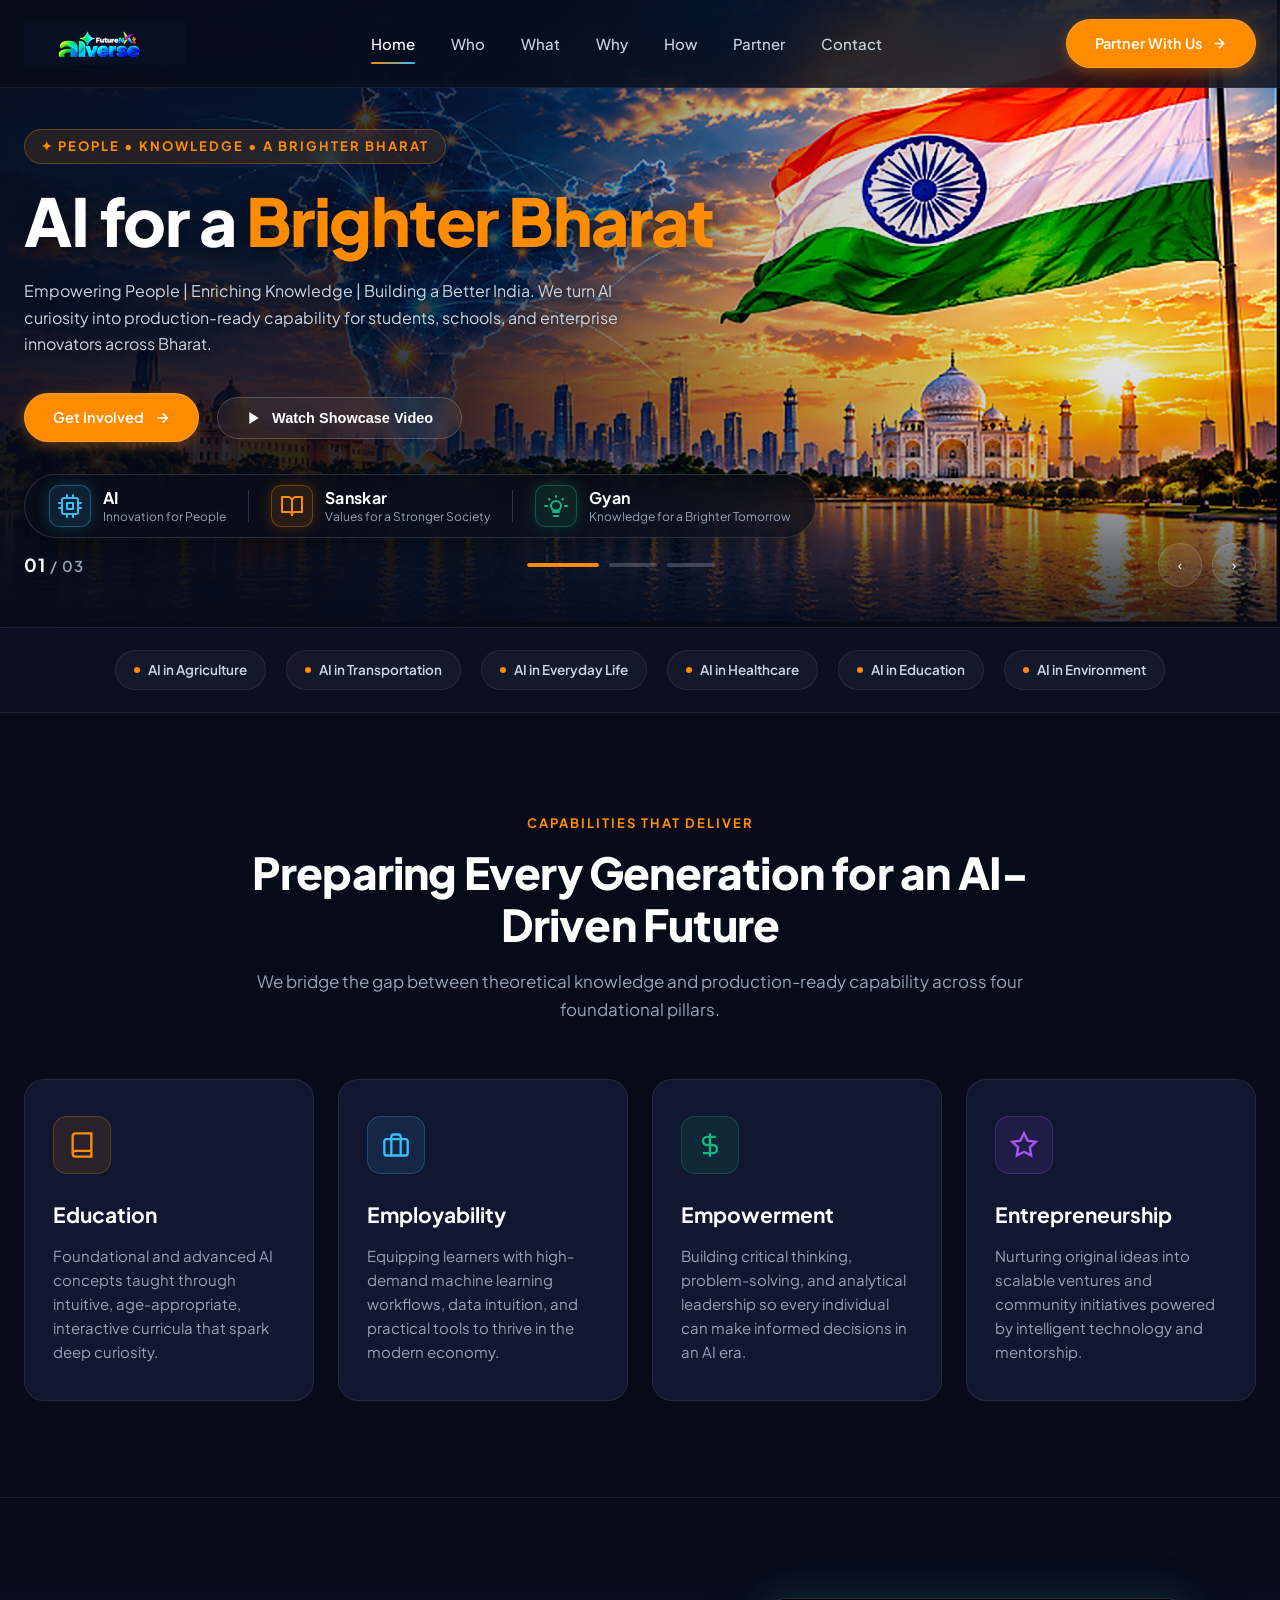
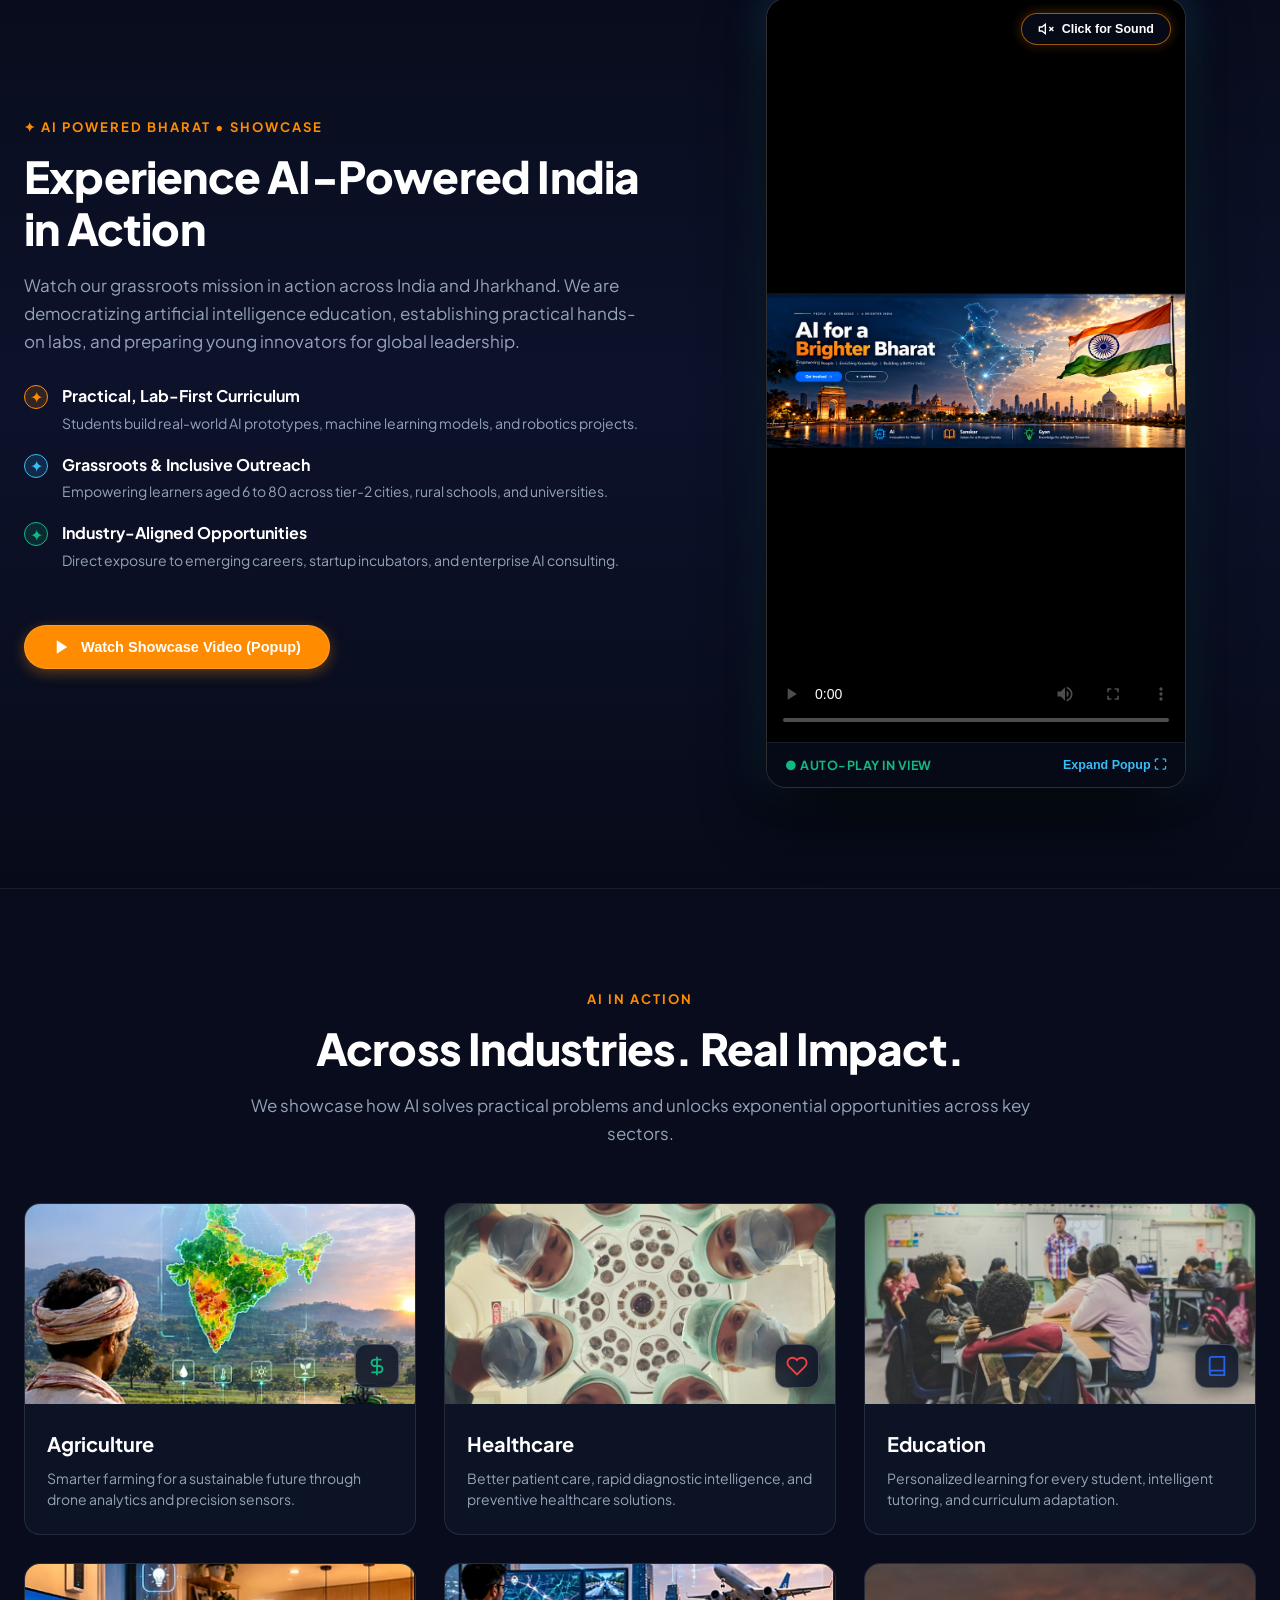
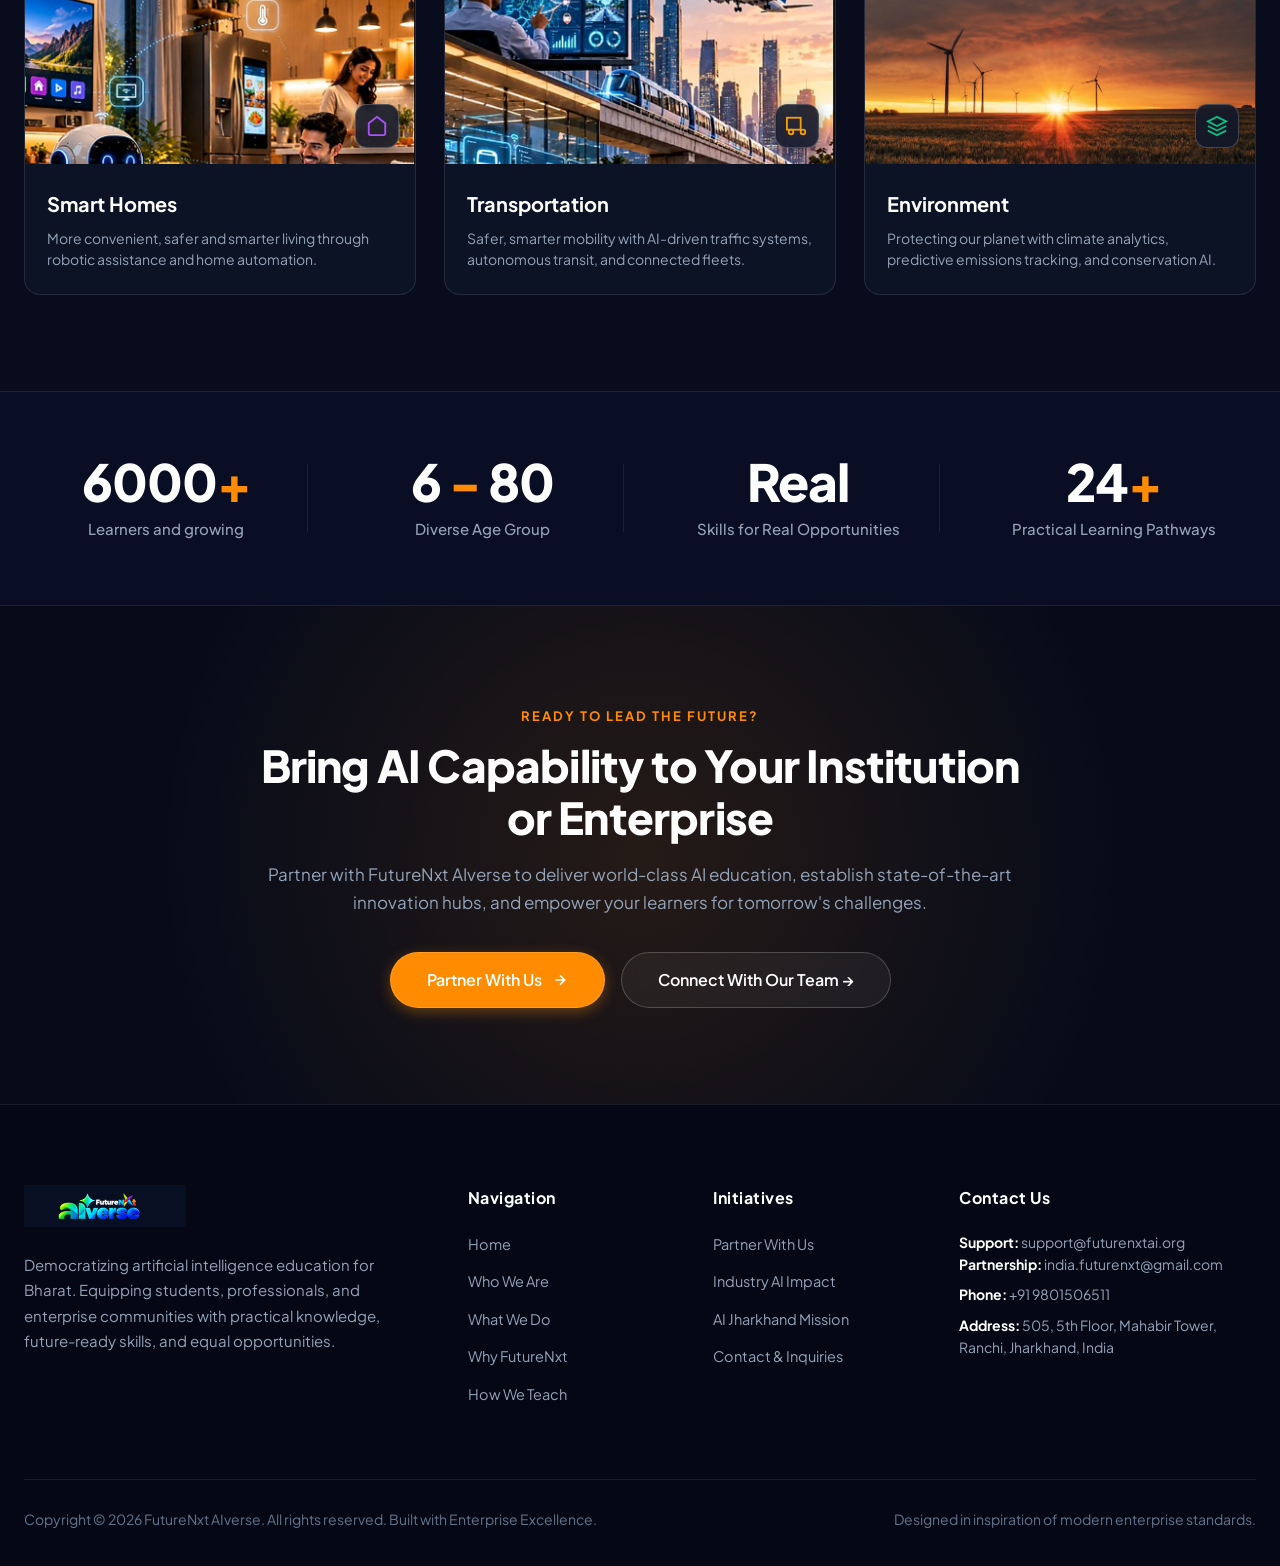
<file: index.html>
<!DOCTYPE html>
<html lang="en">
<head>
  <meta charset="UTF-8">
  <meta name="viewport" content="width=device-width, initial-scale=1.0">
  <title>FutureNxt AIverse | Enterprise Data, AI, and Future Learning</title>
  <meta name="description" content="FutureNxt AIverse is an AI-focused learning initiative empowering India's next generation with practical skills, future-ready thinking, and real opportunities.">
  
  <!-- Google Fonts (Apptad Typography) -->
  <link rel="preconnect" href="https://fonts.googleapis.com">
  <link rel="preconnect" href="https://fonts.gstatic.com" crossorigin>
  <link href="https://fonts.googleapis.com/css2?family=Plus+Jakarta+Sans:wght@400;500;600;700;800&family=Inter:wght@400;500;600;700;800&display=swap" rel="stylesheet">
  
  <!-- Stylesheets -->
  <link rel="stylesheet" href="assets/css/apptad-theme.css">
  <link rel="stylesheet" href="assets/css/components.css">
</head>
<body>

  <!-- ==========================================================================
       1. APPTAD-STYLE FROSTED GLASS HEADER
       ========================================================================== -->
  <header class="site-header">
    <div class="container-x nav-container">
      <a href="index.html" class="brand-logo" aria-label="FutureNxt AIverse Home">
        <img src="assets/images/logo.png" alt="FutureNxt AIverse">
      </a>

      <nav class="nav-menu">
        <a href="index.html" class="nav-link active">Home</a>
        <a href="who.html" class="nav-link">Who</a>
        <a href="what.html" class="nav-link">What</a>
        <a href="why.html" class="nav-link">Why</a>
        <a href="how.html" class="nav-link">How</a>
        <a href="partner.html" class="nav-link">Partner</a>
        <a href="contact.html" class="nav-link">Contact</a>
      </nav>

      <div class="nav-actions">
        <a href="partner.html" class="btn-apptad-primary">
          Partner With Us
          <svg width="15" height="15" viewBox="0 0 24 24" fill="none" stroke="currentColor" stroke-width="2.5" stroke-linecap="round" stroke-linejoin="round"><path d="M5 12h14M12 5l7 7-7 7"/></svg>
        </a>
      </div>
    </div>
  </header>

  <main>
    <!-- ==========================================================================
         2. APPTAD-STYLE HERO SLIDER (.home-slider)
         ========================================================================== -->
    <section class="home-slider" aria-label="FutureNxt AIverse highlights">
      <div class="home-slider__stack">

        <!-- Slide 1: AI for a Brighter Bharat (Clean Text-Free Artwork) -->
        <article class="home-slider__slide is-active" data-index="0">
          <img src="assets/images/clean-slide-1.png" alt="AI for a Brighter Bharat" class="home-slider__img">
          <div class="home-slider__scrim"></div>
          
          <div class="home-slider__content">
            <div class="container-x">
              <span class="home-slider__eyebrow">
                ✦ PEOPLE • KNOWLEDGE • A BRIGHTER BHARAT
              </span>
              <h1 class="home-slider__headline">
                AI for a <span style="color: var(--orange);">Brighter Bharat</span>
              </h1>
              <p class="home-slider__body">
                Empowering People | Enriching Knowledge | Building a Better India. We turn AI curiosity into production-ready capability for students, schools, and enterprise innovators across Bharat.
              </p>
              <div class="home-slider__actions">
                <a href="partner.html" class="btn-apptad-primary">
                  Get Involved
                  <svg width="16" height="16" viewBox="0 0 24 24" fill="none" stroke="currentColor" stroke-width="2.4"><path d="M5 12h14M13 5l7 7-7 7"/></svg>
                </a>
                <button class="btn-apptad-ghost trigger-video-modal" type="button">
                  <svg width="16" height="16" viewBox="0 0 24 24" fill="currentColor"><polygon points="5 3 19 12 5 21 5 3"/></svg>
                  Watch Showcase Video
                </button>
              </div>

              <!-- AI | Sanskar | Gyan Pure HTML/CSS Badges (Never an image) -->
              <div class="hero-values-strip" role="group" aria-label="Core Values: AI, Sanskar, Gyan">
                <!-- AI Badge -->
                <div class="hero-value-item">
                  <div class="hero-value-icon icon-ai" aria-hidden="true">
                    <svg width="24" height="24" viewBox="0 0 24 24" fill="none" stroke="#38bdf8" stroke-width="2" stroke-linecap="round" stroke-linejoin="round">
                      <rect x="4" y="4" width="16" height="16" rx="2"></rect>
                      <rect x="9" y="9" width="6" height="6"></rect>
                      <path d="M9 1v3M15 1v3M9 20v3M15 20v3M20 9h3M20 14h3M1 9h3M1 14h3"></path>
                    </svg>
                  </div>
                  <div class="hero-value-info">
                    <strong class="hero-value-title">AI</strong>
                    <span class="hero-value-desc">Innovation for People</span>
                  </div>
                </div>

                <div class="hero-value-divider" aria-hidden="true"></div>

                <!-- Sanskar Badge -->
                <div class="hero-value-item">
                  <div class="hero-value-icon icon-sanskar" aria-hidden="true">
                    <svg width="24" height="24" viewBox="0 0 24 24" fill="none" stroke="#ff8c00" stroke-width="2" stroke-linecap="round" stroke-linejoin="round">
                      <path d="M2 3h6a4 4 0 0 1 4 4v14a3 3 0 0 0-3-3H2z"></path>
                      <path d="M22 3h-6a4 4 0 0 0-4 4v14a3 3 0 0 1 3-3h7z"></path>
                    </svg>
                  </div>
                  <div class="hero-value-info">
                    <strong class="hero-value-title">Sanskar</strong>
                    <span class="hero-value-desc">Values for a Stronger Society</span>
                  </div>
                </div>

                <div class="hero-value-divider" aria-hidden="true"></div>

                <!-- Gyan Badge -->
                <div class="hero-value-item">
                  <div class="hero-value-icon icon-gyan" aria-hidden="true">
                    <svg width="24" height="24" viewBox="0 0 24 24" fill="none" stroke="#10b981" stroke-width="2" stroke-linecap="round" stroke-linejoin="round">
                      <path d="M9 18h6M10 22h4M12 2v1M12 7a5 5 0 0 0-5 5c0 2 1.5 3.5 2.5 4.5h5c1-1 2.5-2.5 2.5-4.5a5 5 0 0 0-5-5z"></path>
                      <path d="M4.93 4.93l.71.71M18.36 5.64l.71-.71M1 12h2M21 12h2"></path>
                    </svg>
                  </div>
                  <div class="hero-value-info">
                    <strong class="hero-value-title">Gyan</strong>
                    <span class="hero-value-desc">Knowledge for a Brighter Tomorrow</span>
                  </div>
                </div>
              </div>
            </div>
          </div>
        </article>

        <!-- Slide 2: Next-Gen AI Generation (Clean Text-Free Artwork) -->
        <article class="home-slider__slide" data-index="1">
          <img src="assets/images/clean-slide-2.png" alt="Empowering India's Next AI Generation" class="home-slider__img">
          <div class="home-slider__scrim"></div>
          
          <div class="home-slider__content">
            <div class="container-x">
              <span class="home-slider__eyebrow" style="color: var(--cyan); border-color: rgba(56, 189, 248, 0.3); background: rgba(56, 189, 248, 0.12);">
                ✦ NEXT-GEN AI LEADERSHIP
              </span>
              <h1 class="home-slider__headline">
                Empowering India’s<br><span style="color: var(--cyan);">Next AI Generation</span>
              </h1>
              <p class="home-slider__body">
                Building skills, creating opportunities, and shaping a smarter, future-ready Bharat. From young learners to university researchers, we prepare you to innovate and lead.
              </p>
              <div class="home-slider__actions">
                <a href="how.html" class="btn-apptad-primary">
                  Begin Your AI Journey
                  <svg width="16" height="16" viewBox="0 0 24 24" fill="none" stroke="currentColor" stroke-width="2.4"><path d="M5 12h14M13 5l7 7-7 7"/></svg>
                </a>
                <button class="btn-apptad-ghost trigger-video-modal" type="button">
                  <svg width="16" height="16" viewBox="0 0 24 24" fill="currentColor"><polygon points="5 3 19 12 5 21 5 3"/></svg>
                  Watch Showcase Video
                </button>
              </div>
            </div>
          </div>
        </article>

        <!-- Slide 3: School Students & Campus (Clean Text-Free Artwork) -->
        <article class="home-slider__slide" data-index="2">
          <img src="assets/images/clean-slide-3.png" alt="Empowering India's Next AI Generation - School Students" class="home-slider__img">
          <div class="home-slider__scrim"></div>
          
          <div class="home-slider__content">
            <div class="container-x">
              <span class="home-slider__eyebrow" style="color: var(--emerald); border-color: rgba(16, 185, 129, 0.3); background: rgba(16, 185, 129, 0.12);">
                ✦ ACADEMIC &amp; GRASSROOTS REVOLUTION
              </span>
              <h1 class="home-slider__headline">
                Shaping Future Minds<br><span style="color: var(--emerald);">With AI-Powered Learning</span>
              </h1>
              <p class="home-slider__body">
                Quality education, hands-on practical AI labs, and real opportunities for students across schools, districts, and emerging technological frontiers.
              </p>
              <div class="home-slider__actions">
                <a href="how.html" class="btn-apptad-primary">
                  Begin Your AI Journey
                  <svg width="16" height="16" viewBox="0 0 24 24" fill="none" stroke="currentColor" stroke-width="2.4"><path d="M5 12h14M13 5l7 7-7 7"/></svg>
                </a>
                <a href="who.html" class="btn-apptad-ghost">
                  Discover Our Mission →
                </a>
              </div>
            </div>
          </div>
        </article>

      </div>

      <!-- Apptad-Style Slider Controls -->
      <div class="home-slider__controls">
        <div class="container-x home-slider__controls-inner">
          <div class="home-slider__counter">
            <strong id="sliderCurrentNum">01</strong> / 03
          </div>

          <div class="home-slider__bars">
            <div class="home-slider__bar is-active" data-slide="0"><div class="home-slider__bar-fill"></div></div>
            <div class="home-slider__bar" data-slide="1"><div class="home-slider__bar-fill"></div></div>
            <div class="home-slider__bar" data-slide="2"><div class="home-slider__bar-fill"></div></div>
          </div>

          <div class="home-slider__arrows">
            <button class="home-slider__arrow" id="sliderPrevBtn" aria-label="Previous Slide">‹</button>
            <button class="home-slider__arrow" id="sliderNextBtn" aria-label="Next Slide">›</button>
          </div>
        </div>
      </div>
    </section>

    <!-- ==========================================================================
         3. SECTORS TICKER STRIP (Apptad Style)
         ========================================================================== -->
    <section class="sectors-ticker-strip">
      <div class="container-x">
        <div class="sectors-ticker-wrap">
          <div class="sector-tag"><span class="sector-tag-dot"></span> AI in Agriculture</div>
          <div class="sector-tag"><span class="sector-tag-dot"></span> AI in Transportation</div>
          <div class="sector-tag"><span class="sector-tag-dot"></span> AI in Everyday Life</div>
          <div class="sector-tag"><span class="sector-tag-dot"></span> AI in Healthcare</div>
          <div class="sector-tag"><span class="sector-tag-dot"></span> AI in Education</div>
          <div class="sector-tag"><span class="sector-tag-dot"></span> AI in Environment</div>
        </div>
      </div>
    </section>

    <!-- ==========================================================================
         4. FOUR PILLARS: ENTERPRISE & YOUTH TRANSFORMATION (Apptad Style)
         ========================================================================== -->
    <section class="apptad-section">
      <div class="container-x">
        <div class="apptad-section-header">
          <span class="apptad-eyebrow">CAPABILITIES THAT DELIVER</span>
          <h2 class="apptad-heading">Preparing Every Generation for an AI-Driven Future</h2>
          <p class="apptad-subheading">
            We bridge the gap between theoretical knowledge and production-ready capability across four foundational pillars.
          </p>
        </div>

        <div class="apptad-grid-4">
          <!-- Pillar 1 -->
          <div class="apptad-card">
            <div class="apptad-card-icon">
              <svg viewBox="0 0 24 24" fill="none" stroke="currentColor" stroke-width="2"><path d="M4 19.5A2.5 2.5 0 0 1 6.5 17H20M6.5 2H20v20H6.5A2.5 2.5 0 0 1 4 19.5v-15A2.5 2.5 0 0 1 6.5 2z"/></svg>
            </div>
            <h3 class="apptad-card-title">Education</h3>
            <p class="apptad-card-desc">
              Foundational and advanced AI concepts taught through intuitive, age-appropriate, interactive curricula that spark deep curiosity.
            </p>
          </div>

          <!-- Pillar 2 -->
          <div class="apptad-card">
            <div class="apptad-card-icon" style="color: var(--cyan); background: rgba(56, 189, 248, 0.1); border-color: rgba(56, 189, 248, 0.25);">
              <svg viewBox="0 0 24 24" fill="none" stroke="currentColor" stroke-width="2"><rect x="2" y="7" width="20" height="14" rx="2" ry="2"/><path d="M16 21V5a2 2 0 0 0-2-2h-4a2 2 0 0 0-2 2v16"/></svg>
            </div>
            <h3 class="apptad-card-title">Employability</h3>
            <p class="apptad-card-desc">
              Equipping learners with high-demand machine learning workflows, data intuition, and practical tools to thrive in the modern economy.
            </p>
          </div>

          <!-- Pillar 3 -->
          <div class="apptad-card">
            <div class="apptad-card-icon" style="color: var(--emerald); background: rgba(16, 185, 129, 0.1); border-color: rgba(16, 185, 129, 0.25);">
              <svg viewBox="0 0 24 24" fill="none" stroke="currentColor" stroke-width="2"><path d="M12 2v20M17 5H9.5a3.5 3.5 0 0 0 0 7h5a3.5 3.5 0 0 1 0 7H6"/></svg>
            </div>
            <h3 class="apptad-card-title">Empowerment</h3>
            <p class="apptad-card-desc">
              Building critical thinking, problem-solving, and analytical leadership so every individual can make informed decisions in an AI era.
            </p>
          </div>

          <!-- Pillar 4 -->
          <div class="apptad-card">
            <div class="apptad-card-icon" style="color: #a855f7; background: rgba(168, 85, 247, 0.1); border-color: rgba(168, 85, 247, 0.25);">
              <svg viewBox="0 0 24 24" fill="none" stroke="currentColor" stroke-width="2"><polygon points="12 2 15.09 8.26 22 9.27 17 14.14 18.18 21.02 12 17.77 5.82 21.02 7 14.14 2 9.27 8.91 8.26 12 2"/></svg>
            </div>
            <h3 class="apptad-card-title">Entrepreneurship</h3>
            <p class="apptad-card-desc">
              Nurturing original ideas into scalable ventures and community initiatives powered by intelligent technology and mentorship.
            </p>
          </div>
        </div>
      </div>
    </section>

    <!-- ==========================================================================
         5. VIDEO SECTION: 2-COLUMN WITH POPUP MODAL (User Requirement 2)
         ========================================================================== -->
    <section class="video-section-2col" id="showcase-video">
      <div class="container-x">
        <div class="video-2col-grid">
          
          <!-- Left Column: Content & Description -->
          <div class="video-content-side">
            <span class="apptad-eyebrow">✦ AI POWERED BHARAT • SHOWCASE</span>
            <h2 class="apptad-heading">Experience AI-Powered India in Action</h2>
            <p class="apptad-subheading">
              Watch our grassroots mission in action across India and Jharkhand. We are democratizing artificial intelligence education, establishing practical hands-on labs, and preparing young innovators for global leadership.
            </p>

            <ul class="video-feature-list">
              <li class="video-feature-item">
                <div class="video-feature-icon">✦</div>
                <div class="video-feature-text">
                  <h4>Practical, Lab-First Curriculum</h4>
                  <p>Students build real-world AI prototypes, machine learning models, and robotics projects.</p>
                </div>
              </li>
              <li class="video-feature-item">
                <div class="video-feature-icon" style="color: var(--cyan); border-color: var(--cyan); background: rgba(56, 189, 248, 0.15);">✦</div>
                <div class="video-feature-text">
                  <h4>Grassroots &amp; Inclusive Outreach</h4>
                  <p>Empowering learners aged 6 to 80 across tier-2 cities, rural schools, and universities.</p>
                </div>
              </li>
              <li class="video-feature-item">
                <div class="video-feature-icon" style="color: var(--emerald); border-color: var(--emerald); background: rgba(16, 185, 129, 0.15);">✦</div>
                <div class="video-feature-text">
                  <h4>Industry-Aligned Opportunities</h4>
                  <p>Direct exposure to emerging careers, startup incubators, and enterprise AI consulting.</p>
                </div>
              </li>
            </ul>

            <div>
              <button class="btn-apptad-primary trigger-video-modal" type="button">
                <svg width="18" height="18" viewBox="0 0 24 24" fill="currentColor"><polygon points="5 3 19 12 5 21 5 3"/></svg>
                Watch Showcase Video (Popup)
              </button>
            </div>
          </div>

          <!-- Right Column: Interactive Video Player Card (Plays on Reach, Stops on Scroll, Full Controls) -->
          <div style="display: flex; justify-content: center; align-items: center;">
            <div class="video-inline-card">
              <div class="video-inline-wrapper">
                <video id="homeSectionVideo" class="in-view-autoplay-video" controls playsinline preload="metadata" poster="assets/images/user-slide-1.png">
                  <source src="assets/videos/Ai_paword_India.mp4" type="video/mp4">
                  Your browser does not support HTML5 video.
                </video>
                <!-- Sound Toggle Pill -->
                <div class="video-sound-pill">
                  <button type="button" class="btn-sound-toggle" aria-label="Toggle sound">
                    <svg class="icon-muted" width="16" height="16" viewBox="0 0 24 24" fill="none" stroke="currentColor" stroke-width="2"><polygon points="11 5 6 9 2 9 2 15 6 15 11 19 11 5"></polygon><line x1="23" y1="9" x2="17" y2="15"></line><line x1="17" y1="9" x2="23" y2="15"></line></svg>
                    <svg class="icon-unmuted" style="display: none;" width="16" height="16" viewBox="0 0 24 24" fill="none" stroke="currentColor" stroke-width="2"><polygon points="11 5 6 9 2 9 2 15 6 15 11 19 11 5"></polygon><path d="M19.07 4.93a10 10 0 0 1 0 14.14M15.54 8.46a5 5 0 0 1 0 7.07"></path></svg>
                    <span class="sound-label">Click for Sound</span>
                  </button>
                </div>
              </div>
              <div class="video-inline-caption">
                <span class="video-badge-live">● AUTO-PLAY IN VIEW</span>
                <button type="button" class="trigger-video-modal" style="background: none; border: none; color: var(--cyan); font-size: 12.5px; cursor: pointer; padding: 0; font-weight: 600;">
                  Expand Popup ⛶
                </button>
              </div>
            </div>
          </div>

        </div>
      </div>
    </section>

    <!-- ==========================================================================
         6. ACROSS INDUSTRIES: REAL IMPACT (3x2 Grid - All 6 Local Verified Images)
         ========================================================================== -->
    <section class="apptad-section" style="background: #080c1d;" id="industries">
      <div class="container-x">
        <div class="apptad-section-header">
          <span class="apptad-eyebrow">AI IN ACTION</span>
          <h2 class="apptad-heading">Across Industries. Real Impact.</h2>
          <p class="apptad-subheading">
            We showcase how AI solves practical problems and unlocks exponential opportunities across key sectors.
          </p>
        </div>

        <div class="ai-impact-grid">
          <!-- Card 1: Agriculture -->
          <div class="ai-impact-card">
            <div class="ai-impact-img-wrap">
              <img src="assets/images/card-agriculture.jpg" alt="Agriculture AI - Precision Farming">
              <div class="ai-impact-icon-badge">
                <svg width="22" height="22" viewBox="0 0 24 24" fill="none" stroke="#10b981" stroke-width="2"><path d="M12 2v20M17 5H9.5a3.5 3.5 0 0 0 0 7h5a3.5 3.5 0 0 1 0 7H6"/></svg>
              </div>
            </div>
            <div class="ai-impact-card-body">
              <h3>Agriculture</h3>
              <p>Smarter farming for a sustainable future through drone analytics and precision sensors.</p>
            </div>
          </div>

          <!-- Card 2: Healthcare -->
          <div class="ai-impact-card">
            <div class="ai-impact-img-wrap">
              <img src="assets/images/card-healthcare.jpg" alt="Healthcare AI - Clinical Analytics">
              <div class="ai-impact-icon-badge">
                <svg width="22" height="22" viewBox="0 0 24 24" fill="none" stroke="#ef4444" stroke-width="2"><path d="M20.84 4.61a5.5 5.5 0 0 0-7.78 0L12 5.67l-1.06-1.06a5.5 5.5 0 0 0-7.78 7.78l1.06 1.06L12 21.23l7.78-7.78 1.06-1.06a5.5 5.5 0 0 0 0-7.78z"/></svg>
              </div>
            </div>
            <div class="ai-impact-card-body">
              <h3>Healthcare</h3>
              <p>Better patient care, rapid diagnostic intelligence, and preventive healthcare solutions.</p>
            </div>
          </div>

          <!-- Card 3: Education -->
          <div class="ai-impact-card">
            <div class="ai-impact-img-wrap">
              <img src="assets/images/card-education.jpg" alt="Education AI - Personalized Learning">
              <div class="ai-impact-icon-badge">
                <svg width="22" height="22" viewBox="0 0 24 24" fill="none" stroke="#2563eb" stroke-width="2"><path d="M4 19.5A2.5 2.5 0 0 1 6.5 17H20M6.5 2H20v20H6.5A2.5 2.5 0 0 1 4 19.5v-15A2.5 2.5 0 0 1 6.5 2z"/></svg>
              </div>
            </div>
            <div class="ai-impact-card-body">
              <h3>Education</h3>
              <p>Personalized learning for every student, intelligent tutoring, and curriculum adaptation.</p>
            </div>
          </div>

          <!-- Card 4: Smart Homes -->
          <div class="ai-impact-card">
            <div class="ai-impact-img-wrap">
              <img src="assets/images/card-smarthomes.jpg" alt="Smart Homes AI - Connected Living">
              <div class="ai-impact-icon-badge">
                <svg width="22" height="22" viewBox="0 0 24 24" fill="none" stroke="#a855f7" stroke-width="2"><path d="M3 9l9-7 9 7v11a2 2 0 0 1-2 2H5a2 2 0 0 1-2-2z"/></svg>
              </div>
            </div>
            <div class="ai-impact-card-body">
              <h3>Smart Homes</h3>
              <p>More convenient, safer and smarter living through robotic assistance and home automation.</p>
            </div>
          </div>

          <!-- Card 5: Transportation (Point 3 Fixed - High-Res Local Image) -->
          <div class="ai-impact-card">
            <div class="ai-impact-img-wrap">
              <img src="assets/images/card-transportation.jpg" alt="Transportation AI - Smart Transit">
              <div class="ai-impact-icon-badge">
                <svg width="22" height="22" viewBox="0 0 24 24" fill="none" stroke="#f59e0b" stroke-width="2"><rect x="1" y="3" width="15" height="13"/><circle cx="5.5" cy="18.5" r="2.5"/><circle cx="18.5" cy="18.5" r="2.5"/></svg>
              </div>
            </div>
            <div class="ai-impact-card-body">
              <h3>Transportation</h3>
              <p>Safer, smarter mobility with AI-driven traffic systems, autonomous transit, and connected fleets.</p>
            </div>
          </div>

          <!-- Card 6: Environment -->
          <div class="ai-impact-card">
            <div class="ai-impact-img-wrap">
              <img src="assets/images/card-environment.jpg" alt="Environment AI - Climate Intelligence">
              <div class="ai-impact-icon-badge">
                <svg width="22" height="22" viewBox="0 0 24 24" fill="none" stroke="#10b981" stroke-width="2"><path d="M12 2L2 7l10 5 10-5-10-5zM2 17l10 5 10-5M2 12l10 5 10-5"/></svg>
              </div>
            </div>
            <div class="ai-impact-card-body">
              <h3>Environment</h3>
              <p>Protecting our planet with climate analytics, predictive emissions tracking, and conservation AI.</p>
            </div>
          </div>
        </div>
      </div>
    </section>

    <!-- ==========================================================================
         7. STATS STRIP (Apptad Style)
         ========================================================================== -->
    <section class="apptad-stats-strip">
      <div class="container-x">
        <div class="apptad-stats-grid">
          <div class="apptad-stat-item">
            <div class="apptad-stat-number counter-val" data-target="10000">10000<span>+</span></div>
            <div class="apptad-stat-label">Learners and growing</div>
          </div>
          <div class="apptad-stat-item">
            <div class="apptad-stat-number">6 <span>-</span> 80</div>
            <div class="apptad-stat-label">Diverse Age Group</div>
          </div>
          <div class="apptad-stat-item">
            <div class="apptad-stat-number">Real</div>
            <div class="apptad-stat-label">Skills for Real Opportunities</div>
          </div>
          <div class="apptad-stat-item">
            <div class="apptad-stat-number counter-val" data-target="50">50<span>+</span></div>
            <div class="apptad-stat-label">Practical Learning Pathways</div>
          </div>
        </div>
      </div>
    </section>

    <!-- ==========================================================================
         8. CALL TO ACTION (Apptad Style)
         ========================================================================== -->
    <section class="apptad-section" style="background: radial-gradient(circle at center, rgba(255, 140, 0, 0.12), transparent 70%); text-align: center;">
      <div class="container-x" style="max-width: 820px;">
        <span class="apptad-eyebrow">READY TO LEAD THE FUTURE?</span>
        <h2 class="apptad-heading">Bring AI Capability to Your Institution or Enterprise</h2>
        <p class="apptad-subheading" style="margin-bottom: 36px;">
          Partner with FutureNxt AIverse to deliver world-class AI education, establish state-of-the-art innovation hubs, and empower your learners for tomorrow's challenges.
        </p>
        <div style="display: flex; justify-content: center; gap: 16px; flex-wrap: wrap;">
          <a href="partner.html" class="btn-apptad-primary" style="padding: 14px 36px; font-size: 16px;">
            Partner With Us
            <svg width="16" height="16" viewBox="0 0 24 24" fill="none" stroke="currentColor" stroke-width="2.5"><path d="M5 12h14M12 5l7 7-7 7"/></svg>
          </a>
          <a href="contact.html" class="btn-apptad-ghost" style="padding: 14px 36px; font-size: 16px;">
            Connect With Our Team →
          </a>
        </div>
      </div>
    </section>
  </main>

  <!-- ==========================================================================
       VIDEO POPUP LIGHTBOX MODAL (Point 2)
       ========================================================================== -->
  <div class="video-lightbox-modal" id="videoPopupModal" role="dialog" aria-modal="true" aria-label="Showcase video modal">
    <div class="video-lightbox-box">
      <button class="video-lightbox-close" id="closeVideoModalBtn" aria-label="Close video popup">✕</button>
      <div class="video-lightbox-player">
        <video id="popupVideoPlayer" controls playsinline preload="auto">
          <source src="assets/videos/Ai_paword_India.mp4" type="video/mp4">
          Your browser does not support HTML5 video.
        </video>
      </div>
    </div>
  </div>

  <!-- ==========================================================================
       9. APPTAD-STYLE FOOTER
       ========================================================================== -->
  <footer class="apptad-footer">
    <div class="container-x">
      <div class="apptad-footer-grid">
        <div class="apptad-footer-brand">
          <img src="assets/images/logo.png" alt="FutureNxt AIverse" style="height: 42px; width: auto;">
          <p>
            Democratizing artificial intelligence education for Bharat. Equipping students, professionals, and enterprise communities with practical knowledge, future-ready skills, and equal opportunities.
          </p>
        </div>

        <div class="apptad-footer-col">
          <h4>Navigation</h4>
          <ul class="apptad-footer-links">
            <li><a href="index.html">Home</a></li>
            <li><a href="who.html">Who We Are</a></li>
            <li><a href="what.html">What We Do</a></li>
            <li><a href="why.html">Why FutureNxt</a></li>
            <li><a href="how.html">How We Teach</a></li>
          </ul>
        </div>

        <div class="apptad-footer-col">
          <h4>Initiatives</h4>
          <ul class="apptad-footer-links">
            <li><a href="partner.html">Partner With Us</a></li>
            <li><a href="what.html#industries">Industry AI Impact</a></li>
            <li><a href="who.html#jharkhand">AI Jharkhand Mission</a></li>
            <li><a href="contact.html">Contact &amp; Inquiries</a></li>
          </ul>
        </div>

        <div class="apptad-footer-col">
          <h4>Contact Us</h4>
          <p style="color: var(--text-muted); font-size: 14px; margin-bottom: 8px;">
            <strong style="color: #fff;">Support:</strong> <a href="mailto:support@futurenxtai.org" style="color: inherit; text-decoration: none;">support@futurenxtai.org</a><br><strong style="color: #fff;">Partnership:</strong> <a href="mailto:india.futurenxt@gmail.com" style="color: inherit; text-decoration: none;">india.futurenxt@gmail.com</a>
          </p>
          <p style="color: var(--text-muted); font-size: 14px; margin-bottom: 8px;">
            <strong style="color: #fff;">Phone:</strong> +91 9801506511
          </p>
          <p style="color: var(--text-muted); font-size: 14px;">
            <strong style="color: #fff;">Address:</strong> 505, 5th Floor, Mahabir Tower, Ranchi, Jharkhand, India
          </p>
        </div>
      </div>

      <div class="apptad-footer-bottom">
        <p>Copyright © 2026 FutureNxt AIverse. All rights reserved. Built with Enterprise Excellence.</p>
        <p>Designed in inspiration of modern enterprise standards.</p>
      </div>
    </div>
  </footer>

  <script src="assets/js/main.js"></script>
</body>
</html>
</file>
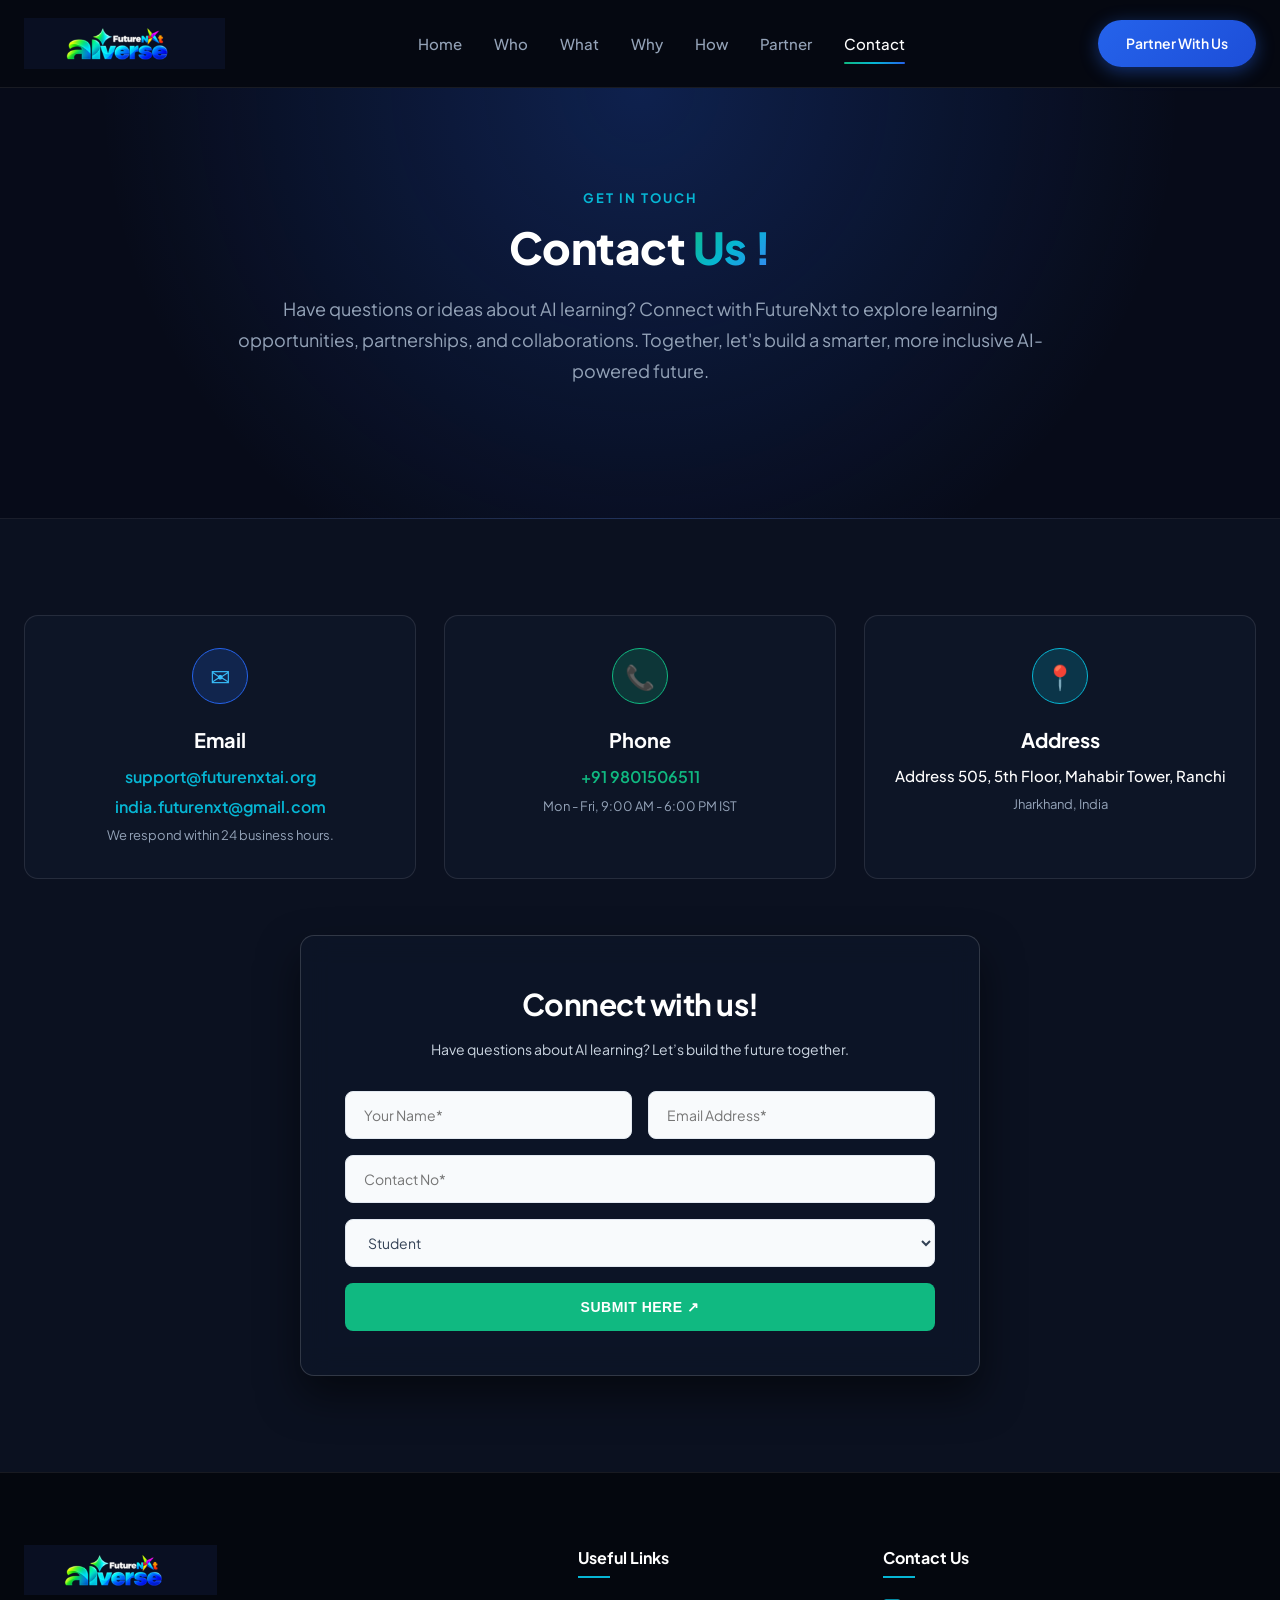
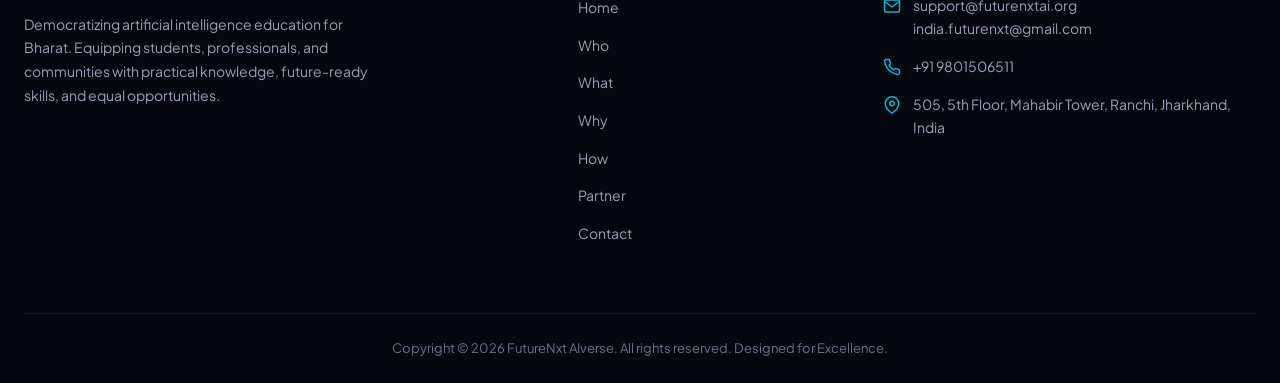
<file: contact.html>
<!DOCTYPE html>
<html lang="en">
<head>
  <meta charset="UTF-8">
  <meta name="viewport" content="width=device-width, initial-scale=1.0">
  <title>Contact Us | FutureNxt AIverse</title>
  <meta name="description" content="Have questions or ideas about AI learning? Connect with FutureNxt to explore learning opportunities, partnerships, and collaborations.">
  <link rel="preconnect" href="https://fonts.googleapis.com">
  <link rel="preconnect" href="https://fonts.gstatic.com" crossorigin>
  <link href="https://fonts.googleapis.com/css2?family=Plus+Jakarta+Sans:wght@400;500;600;700;800&display=swap" rel="stylesheet">
  <link rel="stylesheet" href="assets/css/apptad-theme.css">
  <link rel="stylesheet" href="assets/css/style.css">
  <link rel="stylesheet" href="assets/css/components.css">
</head>
<body>

  <!-- HEADER -->
  <header class="site-header">
    <div class="container nav-container">
      <a href="index.html" class="brand-logo" aria-label="FutureNxt AIverse Home">
        <img src="assets/images/logo.png" alt="FutureNxt AIverse">
      </a>

      <nav class="nav-menu">
        <a href="index.html" class="nav-link">Home</a>
        <a href="who.html" class="nav-link">Who</a>
        <a href="what.html" class="nav-link">What</a>
        <a href="why.html" class="nav-link">Why</a>
        <a href="how.html" class="nav-link">How</a>
        <a href="partner.html" class="nav-link">Partner</a>
        <a href="contact.html" class="nav-link active">Contact</a>
      </nav>

      <div class="nav-actions">
        <a href="partner.html" class="btn btn-primary">Partner With Us</a>
        <button class="mobile-toggle" aria-label="Toggle navigation menu">
          <svg fill="none" stroke="currentColor" stroke-width="2" viewBox="0 0 24 24"><path stroke-linecap="round" stroke-linejoin="round" d="M4 6h16M4 12h16m-7 6h7"></path></svg>
        </button>
      </div>
    </div>
  </header>

  <!-- Mobile Drawer -->
  <div class="mobile-drawer">
    <a href="index.html" class="nav-link">Home</a>
    <a href="who.html" class="nav-link">Who</a>
    <a href="what.html" class="nav-link">What</a>
    <a href="why.html" class="nav-link">Why</a>
    <a href="how.html" class="nav-link">How</a>
    <a href="partner.html" class="nav-link">Partner</a>
    <a href="contact.html" class="nav-link active">Contact</a>
    <a href="partner.html" class="btn btn-glow" style="margin-top: 16px;">Partner With Us →</a>
  </div>

  <main>
    <!-- Page Hero Banner -->
    <section class="section-padding" style="background: radial-gradient(circle at top, rgba(37, 99, 235, 0.25), transparent 70%); border-bottom: 1px solid rgba(255, 255, 255, 0.08);">
      <div class="container text-center">
        <div class="section-subtitle">Get In Touch</div>
        <h1 class="section-title" style="max-width: 900px; margin: 0 auto 20px auto;">
          Contact <span style="background: linear-gradient(135deg, #10b981, #06b6d4, #3b82f6); -webkit-background-clip: text; -webkit-text-fill-color: transparent;">Us !</span>
        </h1>
        <p class="section-desc" style="max-width: 820px; margin: 0 auto 36px auto; font-size: 18px;">
          Have questions or ideas about AI learning? Connect with FutureNxt to explore learning opportunities, partnerships, and collaborations. Together, let's build a smarter, more inclusive AI-powered future.
        </p>
      </div>
    </section>

    <!-- Contact Cards Grid -->
    <section class="section-padding" style="background: var(--bg-secondary);">
      <div class="container">
        <div style="display: grid; grid-template-columns: repeat(auto-fit, minmax(280px, 1fr)); gap: 28px; margin-bottom: 56px;">
          
          <!-- Email Card -->
          <div class="pillar-card text-center">
            <div style="width: 56px; height: 56px; border-radius: var(--radius-full); background: rgba(37, 99, 235, 0.2); border: 1px solid var(--primary); display: flex; align-items: center; justify-content: center; font-size: 24px; margin: 0 auto 20px auto; color: #38bdf8;">
              ✉️
            </div>
            <h3 style="font-size: 20px; margin-bottom: 8px;">Email</h3>
            <p style="font-size: 16px; color: var(--text-white); font-weight: 600;">
              <a href="mailto:support@futurenxtai.org" style="color: var(--cyan); display: block;">support@futurenxtai.org</a>
            <a href="mailto:india.futurenxt@gmail.com" style="color: var(--cyan); display: block; margin-top: 4px;">india.futurenxt@gmail.com</a>
            </p>
            <p style="font-size: 13px; color: var(--text-muted); margin-top: 6px;">We respond within 24 business hours.</p>
          </div>

          <!-- Phone Card -->
          <div class="pillar-card text-center">
            <div style="width: 56px; height: 56px; border-radius: var(--radius-full); background: rgba(16, 185, 129, 0.2); border: 1px solid var(--emerald); display: flex; align-items: center; justify-content: center; font-size: 24px; margin: 0 auto 20px auto; color: var(--emerald);">
              📞
            </div>
            <h3 style="font-size: 20px; margin-bottom: 8px;">Phone</h3>
            <p style="font-size: 16px; color: var(--text-white); font-weight: 600;">
              <a href="tel:+919801506511" style="color: var(--emerald);">+91 9801506511</a>
            </p>
            <p style="font-size: 13px; color: var(--text-muted); margin-top: 6px;">Mon - Fri, 9:00 AM - 6:00 PM IST</p>
          </div>

          <!-- Address Card -->
          <div class="pillar-card text-center">
            <div style="width: 56px; height: 56px; border-radius: var(--radius-full); background: rgba(6, 182, 212, 0.2); border: 1px solid var(--cyan); display: flex; align-items: center; justify-content: center; font-size: 24px; margin: 0 auto 20px auto; color: var(--cyan);">
              📍
            </div>
            <h3 style="font-size: 20px; margin-bottom: 8px;">Address</h3>
            <p style="font-size: 15px; color: var(--text-white); font-weight: 500;">
              Address 505, 5th Floor, Mahabir Tower, Ranchi
            </p>
            <p style="font-size: 13px; color: var(--text-muted); margin-top: 6px;">Jharkhand, India</p>
          </div>

        </div>

        <!-- Embedded Connect with Us Form -->
        <div class="cf7-custom-form-wrapper" style="max-width: 680px; margin: 0 auto;">
          <h2>Connect with us!</h2>
          <p class="subtitle">Have questions about AI learning? Let’s build the future together.</p>

          <form class="ajax-form" action="contact-handler.php" method="POST">
            <div class="cf7-row">
              <div class="cf7-col">
                <input type="text" placeholder="Your Name*" required name="name">
              </div>
              <div class="cf7-col">
                <input type="email" placeholder="Email Address*" required name="email">
              </div>
            </div>
            <div class="cf7-row-full">
              <input type="tel" placeholder="Contact No*" required name="phone">
            </div>
            <div class="cf7-row-full">
              <select required name="role">
                <option value="Student">Student</option>
                <option value="Working Professional">Working Professional</option>
                <option value="Freelancer">Freelancer</option>
                <option value="Other">Other</option>
              </select>
            </div>
            <button type="submit" class="custom-submit-btn">
              SUBMIT HERE ↗
            </button>
            <div class="form-toast"></div>
          </form>
        </div>

      </div>
    </section>
  </main>

  <!-- FOOTER -->
  <footer class="site-footer">
    <div class="container">
      <div class="footer-grid">
        <div class="footer-brand">
          <img src="assets/images/logo.png" alt="FutureNxt AIverse">
          <p>
            Democratizing artificial intelligence education for Bharat. Equipping students, professionals, and communities with practical knowledge, future-ready skills, and equal opportunities.
          </p>
        </div>

        <div class="footer-col">
          <h4>Useful Links</h4>
          <ul class="footer-links">
            <li><a href="index.html">Home</a></li>
            <li><a href="who.html">Who</a></li>
            <li><a href="what.html">What</a></li>
            <li><a href="why.html">Why</a></li>
            <li><a href="how.html">How</a></li>
            <li><a href="partner.html">Partner</a></li>
            <li><a href="contact.html">Contact</a></li>
          </ul>
        </div>

        <div class="footer-col">
          <h4>Contact Us</h4>
          <ul class="footer-contact-info">
            <li>
              <svg width="18" height="18" fill="none" stroke="currentColor" stroke-width="2" viewBox="0 0 24 24"><path d="M4 4h16c1.1 0 2 .9 2 2v12c0 1.1-.9 2-2 2H4c-1.1 0-2-.9-2-2V6c0-1.1.9-2 2-2z"></path><polyline points="22,6 12,13 2,6"></polyline></svg>
              <span>
                <a href="mailto:support@futurenxtai.org" style="color: inherit; text-decoration: none;">support@futurenxtai.org</a><br>
                <a href="mailto:india.futurenxt@gmail.com" style="color: inherit; text-decoration: none;">india.futurenxt@gmail.com</a>
              </span>
            </li>
            <li>
              <svg width="18" height="18" fill="none" stroke="currentColor" stroke-width="2" viewBox="0 0 24 24"><path d="M22 16.92v3a2 2 0 0 1-2.18 2 19.79 19.79 0 0 1-8.63-3.07 19.5 19.5 0 0 1-6-6 19.79 19.79 0 0 1-3.07-8.67A2 2 0 0 1 4.11 2h3a2 2 0 0 1 2 1.72 12.84 12.84 0 0 0 .7 2.81 2 2 0 0 1-.45 2.11L8.09 9.91a16 16 0 0 0 6 6l1.27-1.27a2 2 0 0 1 2.11-.45 12.84 12.84 0 0 0 2.81.7A2 2 0 0 1 22 16.92z"></path></svg>
              <span>+91 9801506511</span>
            </li>
            <li>
              <svg width="18" height="18" fill="none" stroke="currentColor" stroke-width="2" viewBox="0 0 24 24"><path d="M21 10c0 7-9 13-9 13s-9-6-9-13a9 9 0 0 1 18 0z"></path><circle cx="12" cy="10" r="3"></circle></svg>
              <span>505, 5th Floor, Mahabir Tower, Ranchi, Jharkhand, India</span>
            </li>
          </ul>
        </div>
      </div>

      <div class="footer-bottom">
        <p>Copyright © 2026 FutureNxt AIverse. All rights reserved. Designed for Excellence.</p>
      </div>
    </div>
  </footer>

  <script src="assets/js/main.js"></script>
</body>
</html>
</file>
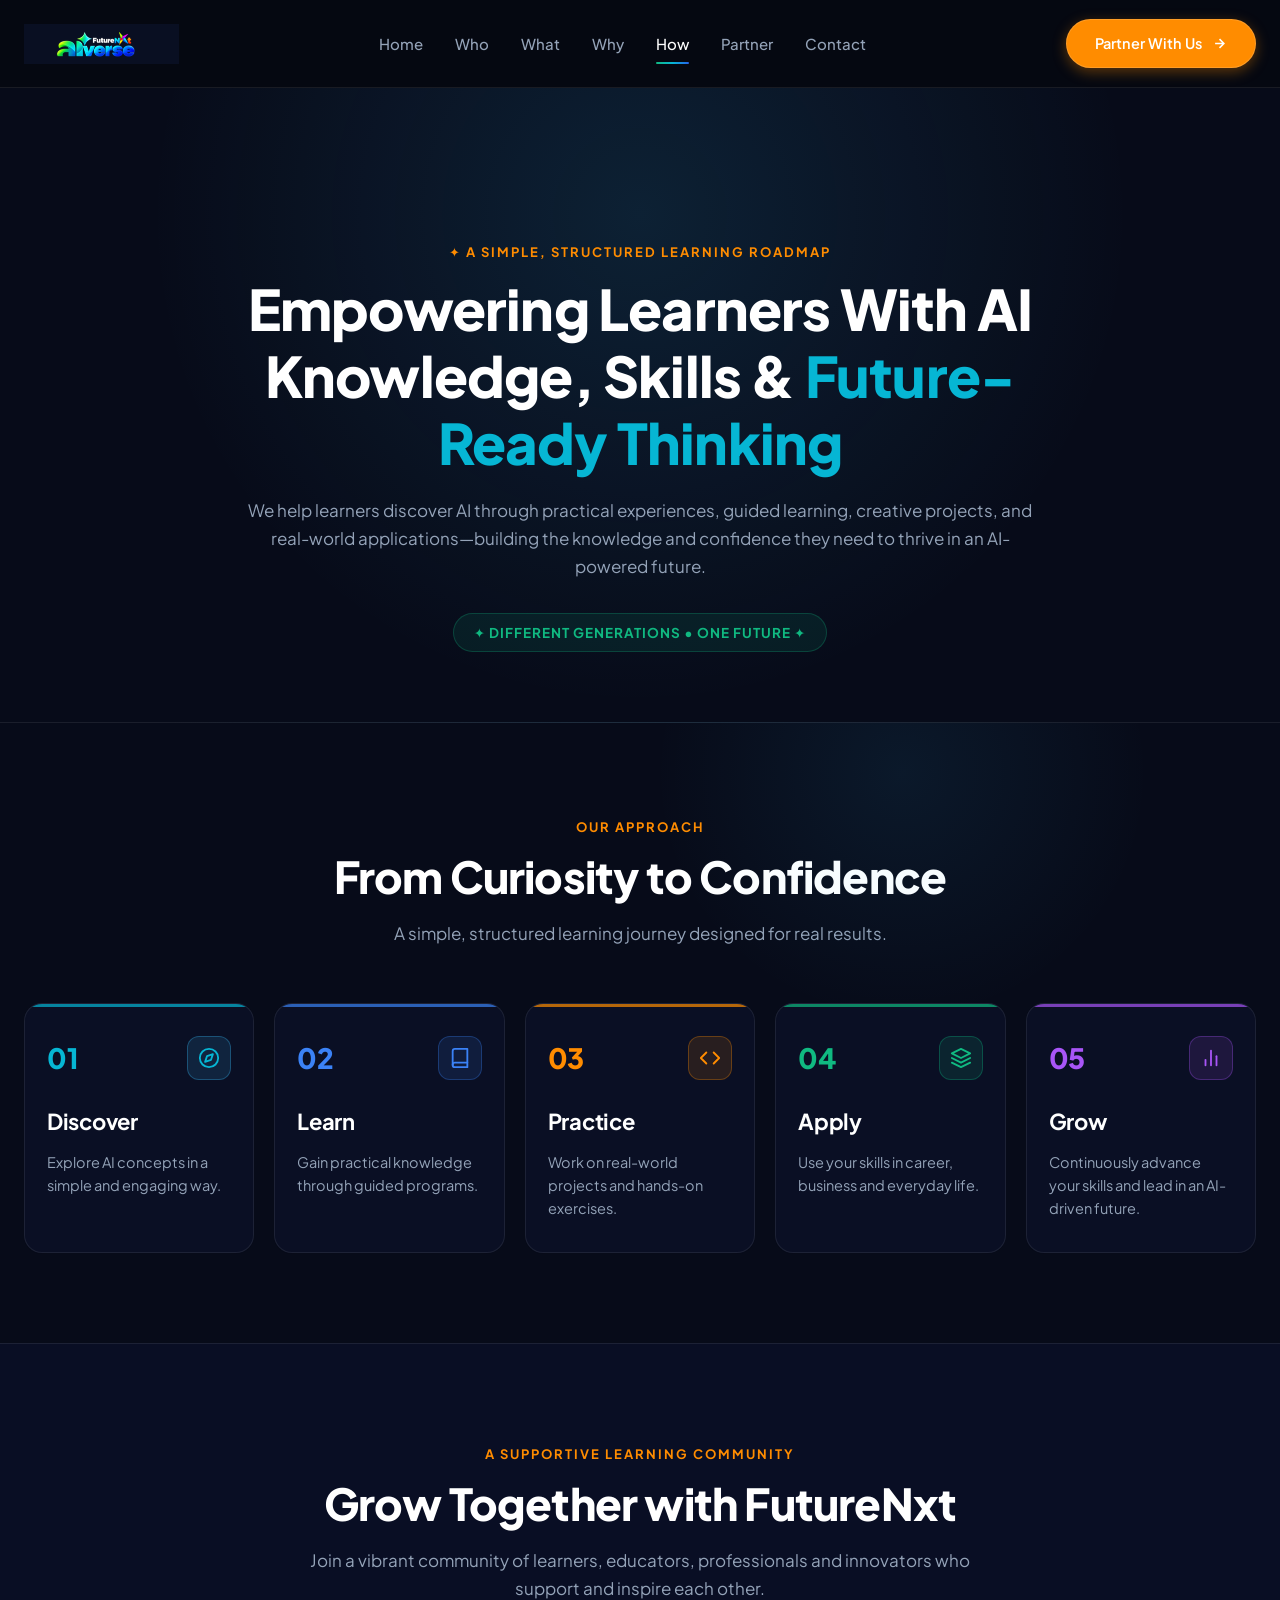
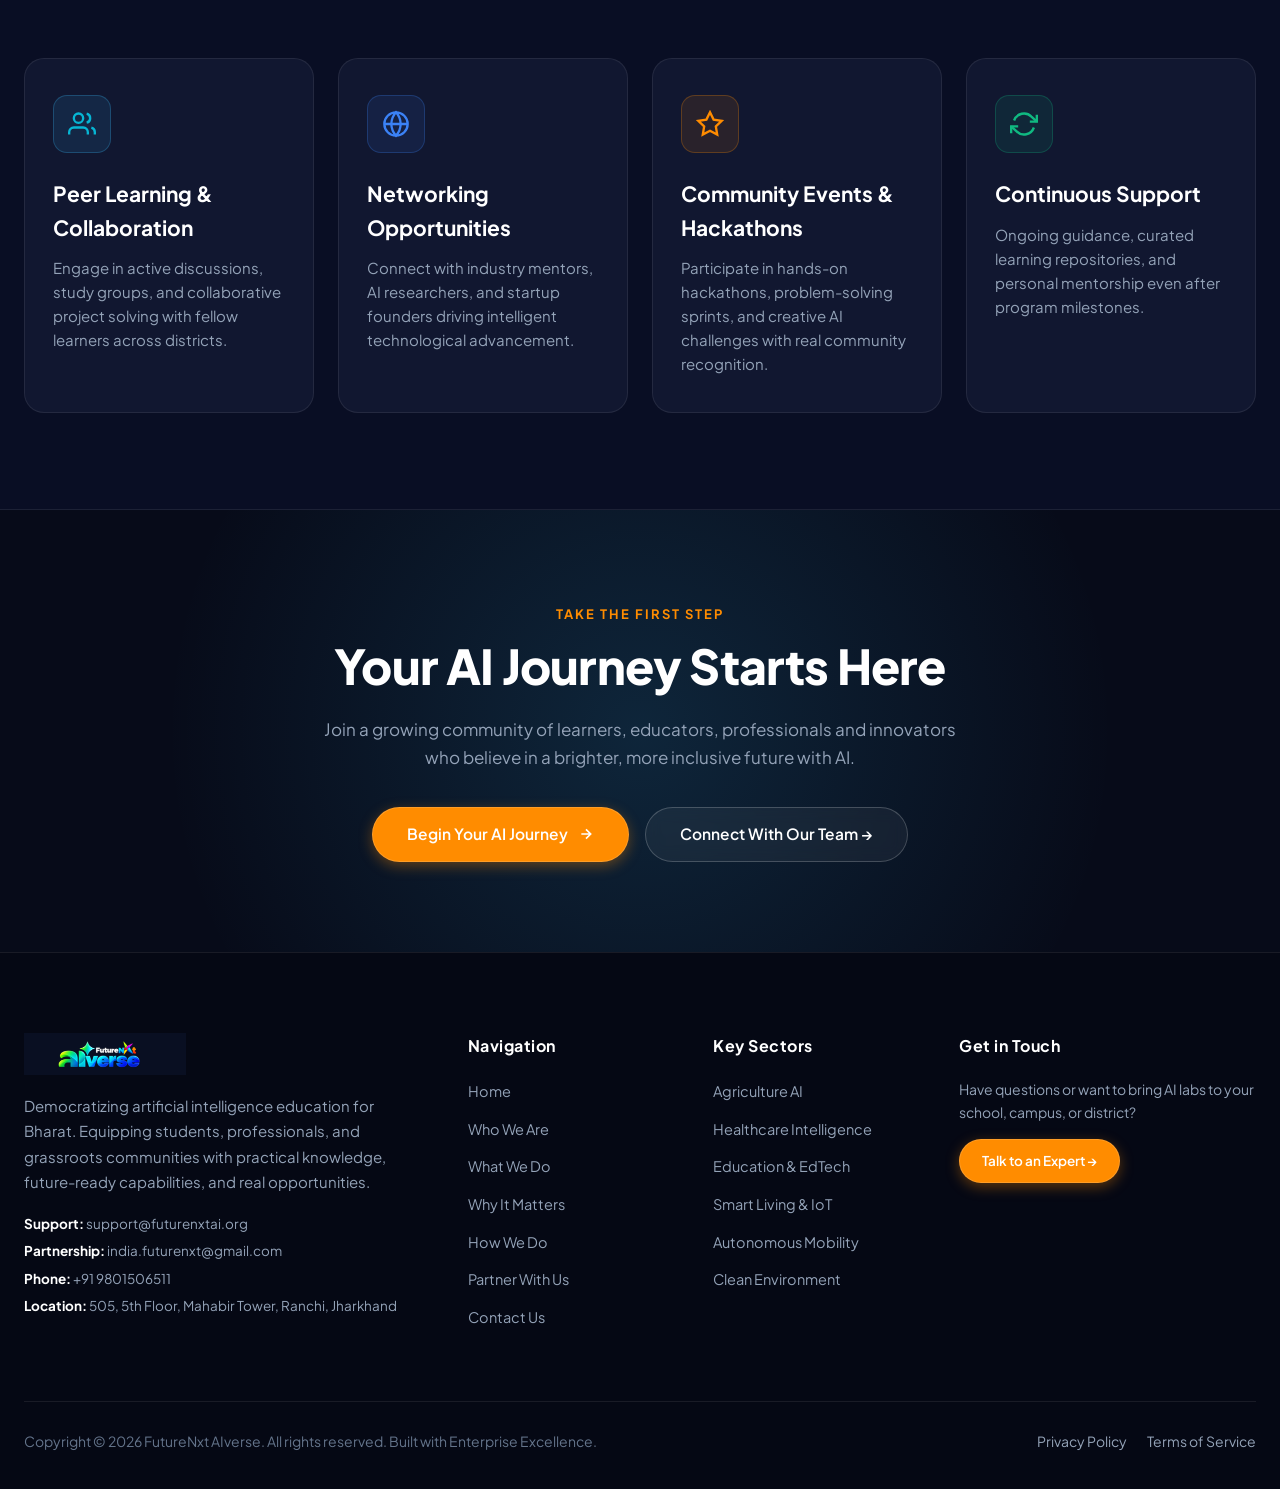
<file: how.html>
<!DOCTYPE html>
<html lang="en">
<head>
  <meta charset="UTF-8">
  <meta name="viewport" content="width=device-width, initial-scale=1.0">
  <title>How We Do | FutureNxt AIverse</title>
  <meta name="description" content="Empowering Learners With AI Knowledge, Skills & Future-Ready Thinking. A simple, structured learning journey designed for real results.">
  <link rel="preconnect" href="https://fonts.googleapis.com">
  <link rel="preconnect" href="https://fonts.gstatic.com" crossorigin>
  <link href="https://fonts.googleapis.com/css2?family=Plus+Jakarta+Sans:wght@400;500;600;700;800&display=swap" rel="stylesheet">
  <link rel="stylesheet" href="assets/css/apptad-theme.css">
  <link rel="stylesheet" href="assets/css/style.css">
  <link rel="stylesheet" href="assets/css/components.css">
</head>
<body style="background: var(--navy-bg); color: var(--text-main);">

  <!-- ==========================================================================
       1. APPTAD-STYLE HEADER / NAVBAR
       ========================================================================== -->
  <header class="site-header">
    <div class="container-x nav-container">
      <a href="index.html" class="brand-logo" aria-label="FutureNxt AIverse Home">
        <img src="assets/images/logo.png" alt="FutureNxt AIverse" style="height: 40px; width: auto;">
      </a>

      <nav class="nav-menu">
        <a href="index.html" class="nav-link">Home</a>
        <a href="who.html" class="nav-link">Who</a>
        <a href="what.html" class="nav-link">What</a>
        <a href="why.html" class="nav-link">Why</a>
        <a href="how.html" class="nav-link active">How</a>
        <a href="partner.html" class="nav-link">Partner</a>
        <a href="contact.html" class="nav-link">Contact</a>
      </nav>

      <div class="nav-actions">
        <a href="partner.html" class="btn-apptad-primary">
          Partner With Us
          <svg width="15" height="15" viewBox="0 0 24 24" fill="none" stroke="currentColor" stroke-width="2.5"><path d="M5 12h14M12 5l7 7-7 7"/></svg>
        </a>
        <button class="mobile-toggle" aria-label="Toggle navigation menu">
          <svg width="24" height="24" fill="none" stroke="currentColor" stroke-width="2" viewBox="0 0 24 24"><path stroke-linecap="round" stroke-linejoin="round" d="M4 6h16M4 12h16m-7 6h7"></path></svg>
        </button>
      </div>
    </div>
  </header>

  <!-- Mobile Drawer -->
  <div class="mobile-drawer">
    <a href="index.html" class="nav-link">Home</a>
    <a href="who.html" class="nav-link">Who</a>
    <a href="what.html" class="nav-link">What</a>
    <a href="why.html" class="nav-link">Why</a>
    <a href="how.html" class="nav-link active">How</a>
    <a href="partner.html" class="nav-link">Partner</a>
    <a href="contact.html" class="nav-link">Contact</a>
    <a href="partner.html" class="btn-apptad-primary" style="margin-top: 16px; justify-content: center;">Partner With Us →</a>
  </div>

  <main>
    <!-- ==========================================================================
         HERO SECTION: HOW WE DO
         ========================================================================== -->
    <section class="section-padding" style="padding-top: 150px; padding-bottom: 70px; background: radial-gradient(circle at 50% 20%, rgba(56, 189, 248, 0.12) 0%, transparent 60%); border-bottom: 1px solid var(--navy-border);">
      <div class="container-x text-center">
        <span class="apptad-eyebrow">✦ A SIMPLE, STRUCTURED LEARNING ROADMAP</span>
        <h1 class="apptad-heading" style="font-size: clamp(34px, 4.5vw, 56px); max-width: 920px; margin: 0 auto 20px auto;">
          Empowering Learners With AI Knowledge, Skills &amp; <span style="color: var(--cyan);">Future-Ready Thinking</span>
        </h1>
        <p class="apptad-subheading" style="max-width: 800px; margin: 0 auto 32px auto;">
          We help learners discover AI through practical experiences, guided learning, creative projects, and real-world applications—building the knowledge and confidence they need to thrive in an AI-powered future.
        </p>
        <div style="display: inline-flex; align-items: center; gap: 10px; padding: 8px 20px; background: rgba(16, 185, 129, 0.1); border: 1px solid rgba(16, 185, 129, 0.25); border-radius: var(--radius-full); color: var(--emerald); font-weight: 700; font-size: 13.5px; letter-spacing: 1px; text-transform: uppercase;">
          ✦ Different Generations • One Future ✦
        </div>
      </div>
    </section>

    <!-- ==========================================================================
         5-STEP LEARNING ROADMAP (Exact Content from Reference Image)
         ========================================================================== -->
    <section class="how-roadmap-section" id="roadmap">
      <div class="container-x">
        <div class="apptad-section-header text-center">
          <span class="apptad-eyebrow">OUR APPROACH</span>
          <h2 class="apptad-heading">From Curiosity to Confidence</h2>
          <p class="apptad-subheading" style="max-width: 640px; margin: 0 auto;">
            A simple, structured learning journey designed for real results.
          </p>
        </div>

        <!-- 5 Step Cards Grid -->
        <div class="how-roadmap-grid">

          <!-- Step 01: Discover -->
          <div class="how-step-card" data-step="1">
            <div class="how-step-header">
              <span class="how-step-number">01</span>
              <div class="how-step-icon">
                <svg width="22" height="22" viewBox="0 0 24 24" fill="none" stroke="currentColor" stroke-width="2" stroke-linecap="round" stroke-linejoin="round">
                  <circle cx="12" cy="12" r="10"></circle>
                  <polygon points="16.24 7.76 14.12 14.12 7.76 16.24 9.88 9.88 16.24 7.76"></polygon>
                </svg>
              </div>
            </div>
            <h3 class="how-step-title">Discover</h3>
            <p class="how-step-desc">
              Explore AI concepts in a simple and engaging way.
            </p>
          </div>

          <!-- Step 02: Learn -->
          <div class="how-step-card" data-step="2">
            <div class="how-step-header">
              <span class="how-step-number">02</span>
              <div class="how-step-icon">
                <svg width="22" height="22" viewBox="0 0 24 24" fill="none" stroke="currentColor" stroke-width="2" stroke-linecap="round" stroke-linejoin="round">
                  <path d="M4 19.5A2.5 2.5 0 0 1 6.5 17H20"></path>
                  <path d="M6.5 2H20v20H6.5A2.5 2.5 0 0 1 4 19.5v-15A2.5 2.5 0 0 1 6.5 2z"></path>
                </svg>
              </div>
            </div>
            <h3 class="how-step-title">Learn</h3>
            <p class="how-step-desc">
              Gain practical knowledge through guided programs.
            </p>
          </div>

          <!-- Step 03: Practice -->
          <div class="how-step-card" data-step="3">
            <div class="how-step-header">
              <span class="how-step-number">03</span>
              <div class="how-step-icon">
                <svg width="22" height="22" viewBox="0 0 24 24" fill="none" stroke="currentColor" stroke-width="2" stroke-linecap="round" stroke-linejoin="round">
                  <polyline points="16 18 22 12 16 6"></polyline>
                  <polyline points="8 6 2 12 8 18"></polyline>
                </svg>
              </div>
            </div>
            <h3 class="how-step-title">Practice</h3>
            <p class="how-step-desc">
              Work on real-world projects and hands-on exercises.
            </p>
          </div>

          <!-- Step 04: Apply -->
          <div class="how-step-card" data-step="4">
            <div class="how-step-header">
              <span class="how-step-number">04</span>
              <div class="how-step-icon">
                <svg width="22" height="22" viewBox="0 0 24 24" fill="none" stroke="currentColor" stroke-width="2" stroke-linecap="round" stroke-linejoin="round">
                  <path d="M12 2L2 7l10 5 10-5-10-5z"></path>
                  <path d="M2 17l10 5 10-5"></path>
                  <path d="M2 12l10 5 10-5"></path>
                </svg>
              </div>
            </div>
            <h3 class="how-step-title">Apply</h3>
            <p class="how-step-desc">
              Use your skills in career, business and everyday life.
            </p>
          </div>

          <!-- Step 05: Grow -->
          <div class="how-step-card" data-step="5">
            <div class="how-step-header">
              <span class="how-step-number">05</span>
              <div class="how-step-icon">
                <svg width="22" height="22" viewBox="0 0 24 24" fill="none" stroke="currentColor" stroke-width="2" stroke-linecap="round" stroke-linejoin="round">
                  <line x1="18" y1="20" x2="18" y2="10"></line>
                  <line x1="12" y1="20" x2="12" y2="4"></line>
                  <line x1="6" y1="20" x2="6" y2="14"></line>
                </svg>
              </div>
            </div>
            <h3 class="how-step-title">Grow</h3>
            <p class="how-step-desc">
              Continuously advance your skills and lead in an AI-driven future.
            </p>
          </div>

        </div>
      </div>
    </section>

    <!-- ==========================================================================
         SUPPORTIVE LEARNING COMMUNITY
         ========================================================================== -->
    <section class="apptad-section" style="background: #090e24; border-top: 1px solid var(--navy-border); border-bottom: 1px solid var(--navy-border);">
      <div class="container-x">
        <div class="apptad-section-header text-center">
          <span class="apptad-eyebrow">A SUPPORTIVE LEARNING COMMUNITY</span>
          <h2 class="apptad-heading">Grow Together with FutureNxt</h2>
          <p class="apptad-subheading" style="max-width: 680px; margin: 0 auto;">
            Join a vibrant community of learners, educators, professionals and innovators who support and inspire each other.
          </p>
        </div>

        <div class="apptad-grid-4">
          <!-- Card 1 -->
          <div class="apptad-card">
            <div class="apptad-card-icon" style="color: var(--cyan); background: rgba(56, 189, 248, 0.1); border-color: rgba(56, 189, 248, 0.25);">
              <svg viewBox="0 0 24 24" fill="none" stroke="currentColor" stroke-width="2"><path d="M17 21v-2a4 4 0 0 0-4-4H5a4 4 0 0 0-4 4v2"/><circle cx="9" cy="7" r="4"/><path d="M23 21v-2a4 4 0 0 0-3-3.87"/><path d="M16 3.13a4 4 0 0 1 0 7.75"/></svg>
            </div>
            <h3 class="apptad-card-title">Peer Learning &amp; Collaboration</h3>
            <p class="apptad-card-desc">
              Engage in active discussions, study groups, and collaborative project solving with fellow learners across districts.
            </p>
          </div>

          <!-- Card 2 -->
          <div class="apptad-card">
            <div class="apptad-card-icon" style="color: #3b82f6; background: rgba(59, 130, 246, 0.1); border-color: rgba(59, 130, 246, 0.25);">
              <svg viewBox="0 0 24 24" fill="none" stroke="currentColor" stroke-width="2"><circle cx="12" cy="12" r="10"/><line x1="2" y1="12" x2="22" y2="12"/><path d="M12 2a15.3 15.3 0 0 1 4 10 15.3 15.3 0 0 1-4 10 15.3 15.3 0 0 1-4-10 15.3 15.3 0 0 1 4-10z"/></svg>
            </div>
            <h3 class="apptad-card-title">Networking Opportunities</h3>
            <p class="apptad-card-desc">
              Connect with industry mentors, AI researchers, and startup founders driving intelligent technological advancement.
            </p>
          </div>

          <!-- Card 3 -->
          <div class="apptad-card">
            <div class="apptad-card-icon" style="color: var(--orange); background: rgba(255, 140, 0, 0.1); border-color: rgba(255, 140, 0, 0.25);">
              <svg viewBox="0 0 24 24" fill="none" stroke="currentColor" stroke-width="2"><polygon points="12 2 15.09 8.26 22 9.27 17 14.14 18.18 21.02 12 17.77 5.82 21.02 7 14.14 2 9.27 8.91 8.26 12 2"/></svg>
            </div>
            <h3 class="apptad-card-title">Community Events &amp; Hackathons</h3>
            <p class="apptad-card-desc">
              Participate in hands-on hackathons, problem-solving sprints, and creative AI challenges with real community recognition.
            </p>
          </div>

          <!-- Card 4 -->
          <div class="apptad-card">
            <div class="apptad-card-icon" style="color: var(--emerald); background: rgba(16, 185, 129, 0.1); border-color: rgba(16, 185, 129, 0.25);">
              <svg viewBox="0 0 24 24" fill="none" stroke="currentColor" stroke-width="2"><polyline points="23 4 23 10 17 10"/><polyline points="1 20 1 14 7 14"/><path d="M3.51 9a9 9 0 0 1 14.85-3.36L23 10M1 14l4.64 4.36A9 9 0 0 0 20.49 15"/></svg>
            </div>
            <h3 class="apptad-card-title">Continuous Support</h3>
            <p class="apptad-card-desc">
              Ongoing guidance, curated learning repositories, and personal mentorship even after program milestones.
            </p>
          </div>
        </div>
      </div>
    </section>

    <!-- ==========================================================================
         CALL TO ACTION SECTION
         ========================================================================== -->
    <section class="section-padding text-center" style="background: radial-gradient(circle at center, rgba(56, 189, 248, 0.15) 0%, transparent 70%); padding: 90px 0;">
      <div class="container-x">
        <span class="apptad-eyebrow">TAKE THE FIRST STEP</span>
        <h2 class="apptad-heading" style="font-size: clamp(32px, 4vw, 48px); margin-bottom: 20px;">
          Your AI Journey Starts Here
        </h2>
        <p class="apptad-subheading" style="max-width: 650px; margin: 0 auto 36px auto;">
          Join a growing community of learners, educators, professionals and innovators who believe in a brighter, more inclusive future with AI.
        </p>
        <div style="display: flex; justify-content: center; gap: 16px; flex-wrap: wrap;">
          <a href="partner.html" class="btn-apptad-primary" style="padding: 14px 34px; font-size: 15.5px;">
            Begin Your AI Journey
            <svg width="16" height="16" viewBox="0 0 24 24" fill="none" stroke="currentColor" stroke-width="2.5"><path d="M5 12h14M12 5l7 7-7 7"/></svg>
          </a>
          <a href="contact.html" class="btn-apptad-ghost" style="padding: 14px 34px; font-size: 15.5px;">
            Connect With Our Team →
          </a>
        </div>
      </div>
    </section>
  </main>

  <!-- ==========================================================================
       APPTAD-STYLE FOOTER
       ========================================================================== -->
  <footer class="apptad-footer">
    <div class="container-x">
      <div class="apptad-footer-grid">
        <div class="apptad-footer-brand">
          <img src="assets/images/logo.png" alt="FutureNxt AIverse" style="height: 42px; width: auto;">
          <p>
            Democratizing artificial intelligence education for Bharat. Equipping students, professionals, and grassroots communities with practical knowledge, future-ready capabilities, and real opportunities.
          </p>
          <div style="margin-top: 18px; font-size: 13.5px; color: var(--text-muted); display: flex; flex-direction: column; gap: 6px;">
            <div><strong style="color: #fff;">Support:</strong> <a href="mailto:support@futurenxtai.org" style="color: inherit; text-decoration: none;">support@futurenxtai.org</a></div>
            <div><strong style="color: #fff;">Partnership:</strong> <a href="mailto:india.futurenxt@gmail.com" style="color: inherit; text-decoration: none;">india.futurenxt@gmail.com</a></div>
            <div><strong style="color: #fff;">Phone:</strong> +91 9801506511</div>
            <div><strong style="color: #fff;">Location:</strong> 505, 5th Floor, Mahabir Tower, Ranchi, Jharkhand</div>
          </div>
        </div>

        <div class="apptad-footer-col">
          <h4>Navigation</h4>
          <ul class="apptad-footer-links">
            <li><a href="index.html">Home</a></li>
            <li><a href="who.html">Who We Are</a></li>
            <li><a href="what.html">What We Do</a></li>
            <li><a href="why.html">Why It Matters</a></li>
            <li><a href="how.html">How We Do</a></li>
            <li><a href="partner.html">Partner With Us</a></li>
            <li><a href="contact.html">Contact Us</a></li>
          </ul>
        </div>

        <div class="apptad-footer-col">
          <h4>Key Sectors</h4>
          <ul class="apptad-footer-links">
            <li><a href="what.html#industries">Agriculture AI</a></li>
            <li><a href="what.html#industries">Healthcare Intelligence</a></li>
            <li><a href="what.html#industries">Education &amp; EdTech</a></li>
            <li><a href="what.html#industries">Smart Living &amp; IoT</a></li>
            <li><a href="what.html#industries">Autonomous Mobility</a></li>
            <li><a href="what.html#industries">Clean Environment</a></li>
          </ul>
        </div>

        <div class="apptad-footer-col">
          <h4>Get in Touch</h4>
          <p style="font-size: 14px; color: var(--text-muted); margin-bottom: 16px; line-height: 1.6;">
            Have questions or want to bring AI labs to your school, campus, or district?
          </p>
          <a href="contact.html" class="btn-apptad-primary" style="padding: 10px 22px; font-size: 13.5px; display: inline-flex;">
            Talk to an Expert →
          </a>
        </div>
      </div>

      <div class="apptad-footer-bottom">
        <div>
          Copyright &copy; 2026 FutureNxt AIverse. All rights reserved. Built with Enterprise Excellence.
        </div>
        <div style="display: flex; gap: 20px;">
          <a href="contact.html" style="color: var(--text-muted); text-decoration: none;">Privacy Policy</a>
          <a href="contact.html" style="color: var(--text-muted); text-decoration: none;">Terms of Service</a>
        </div>
      </div>
    </div>
  </footer>

  <script src="assets/js/main.js"></script>
</body>
</html>
</file>
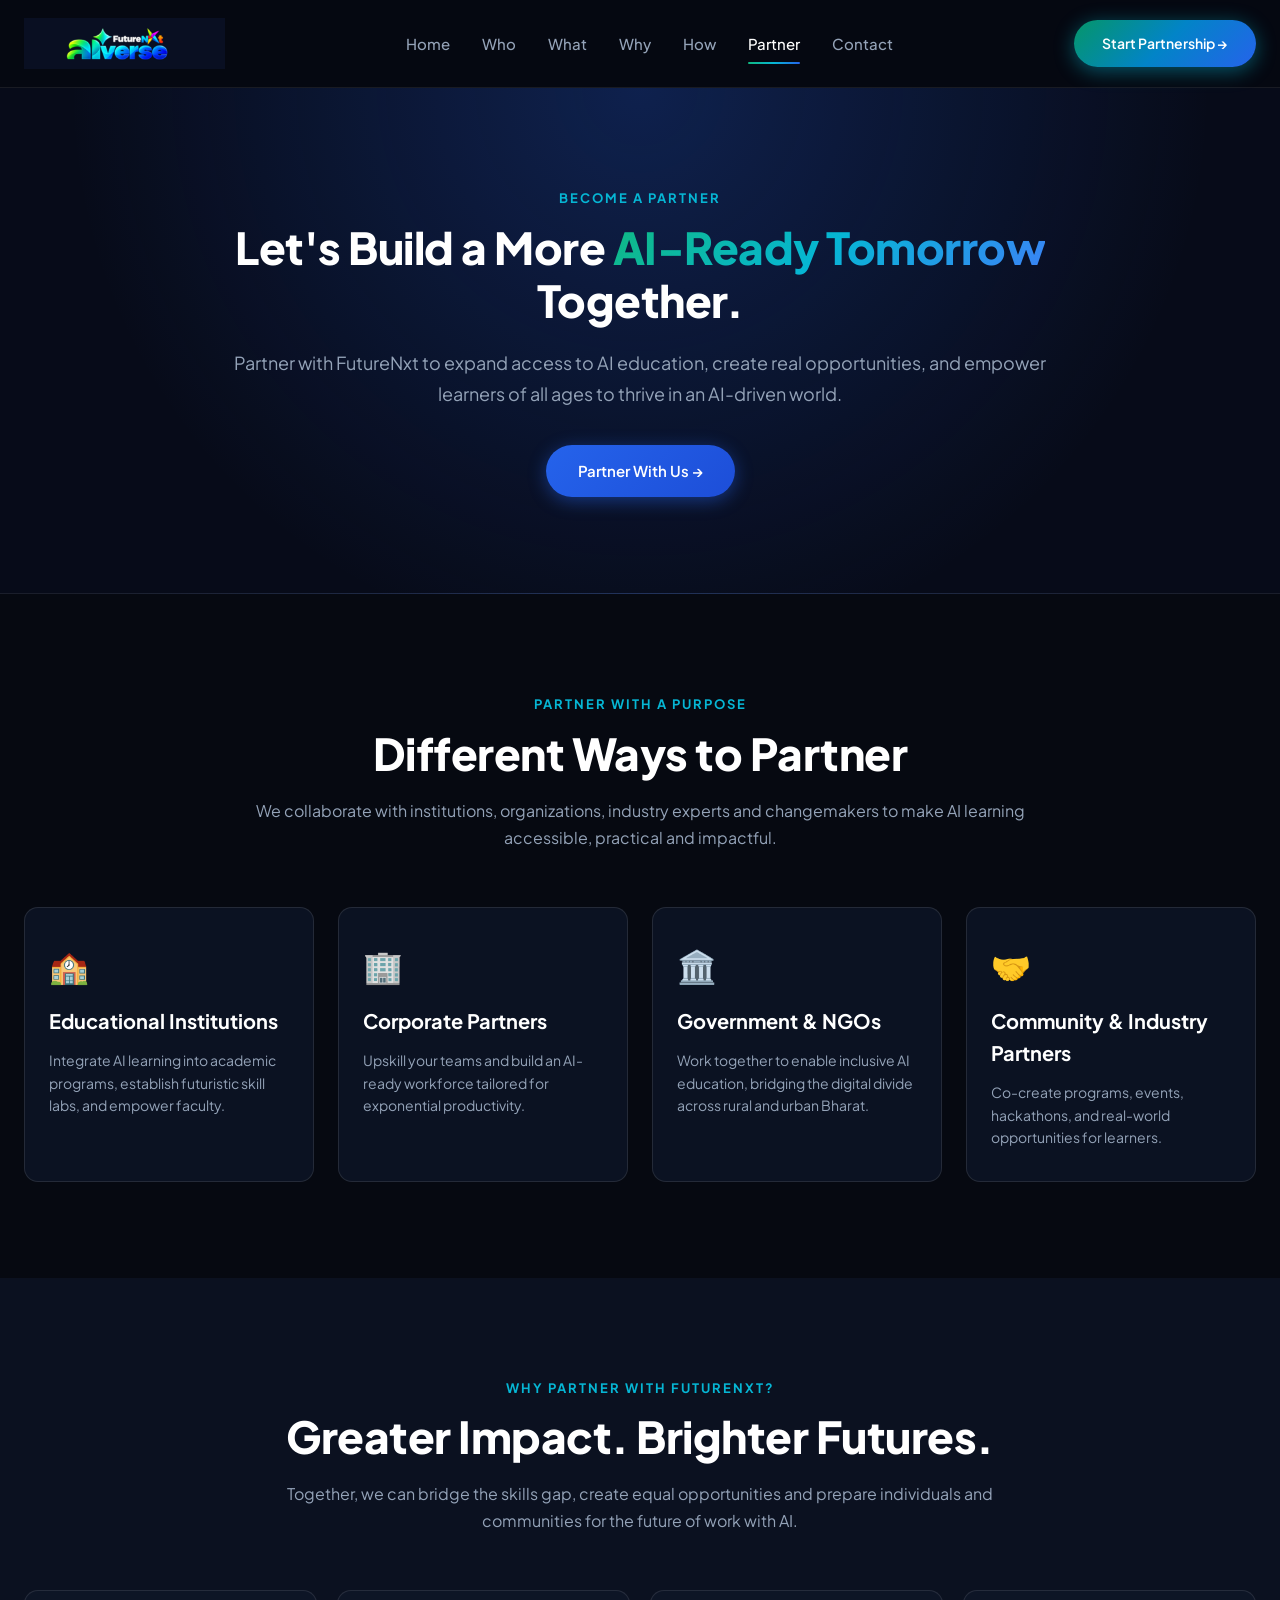
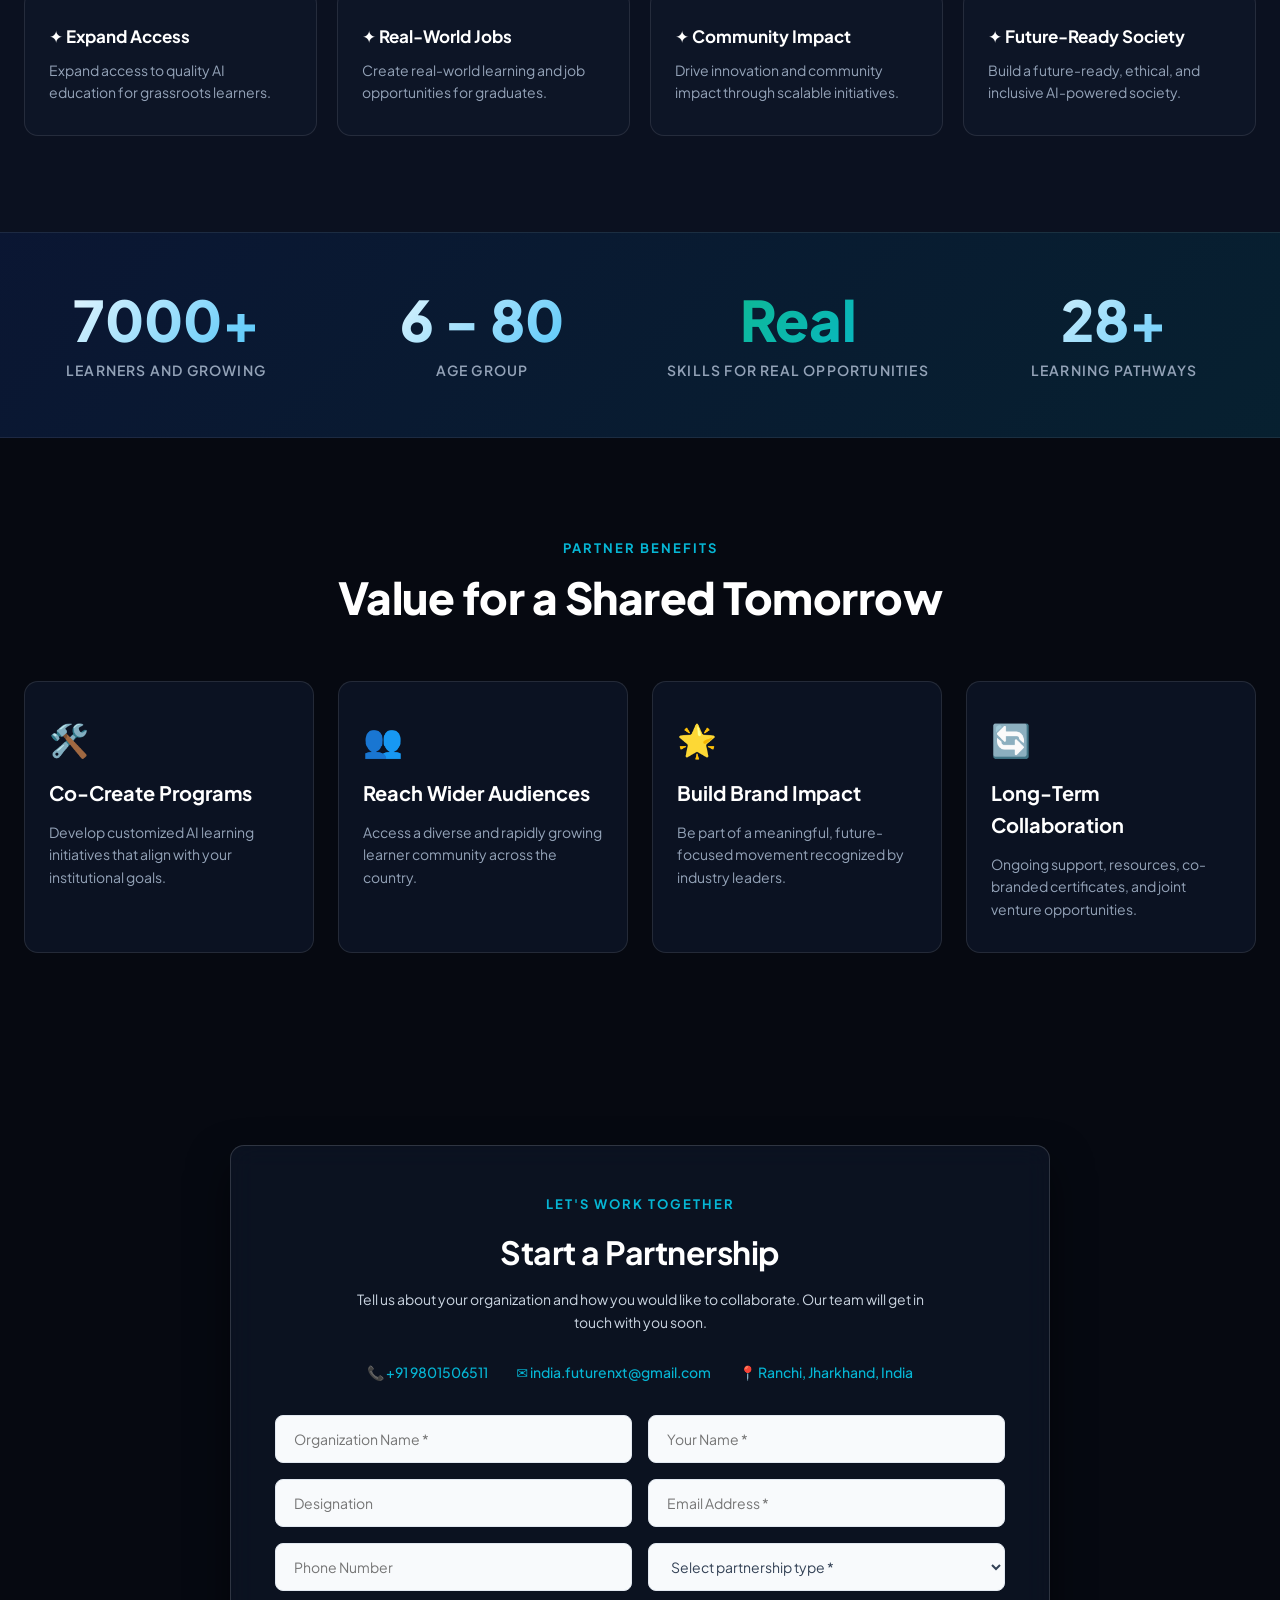
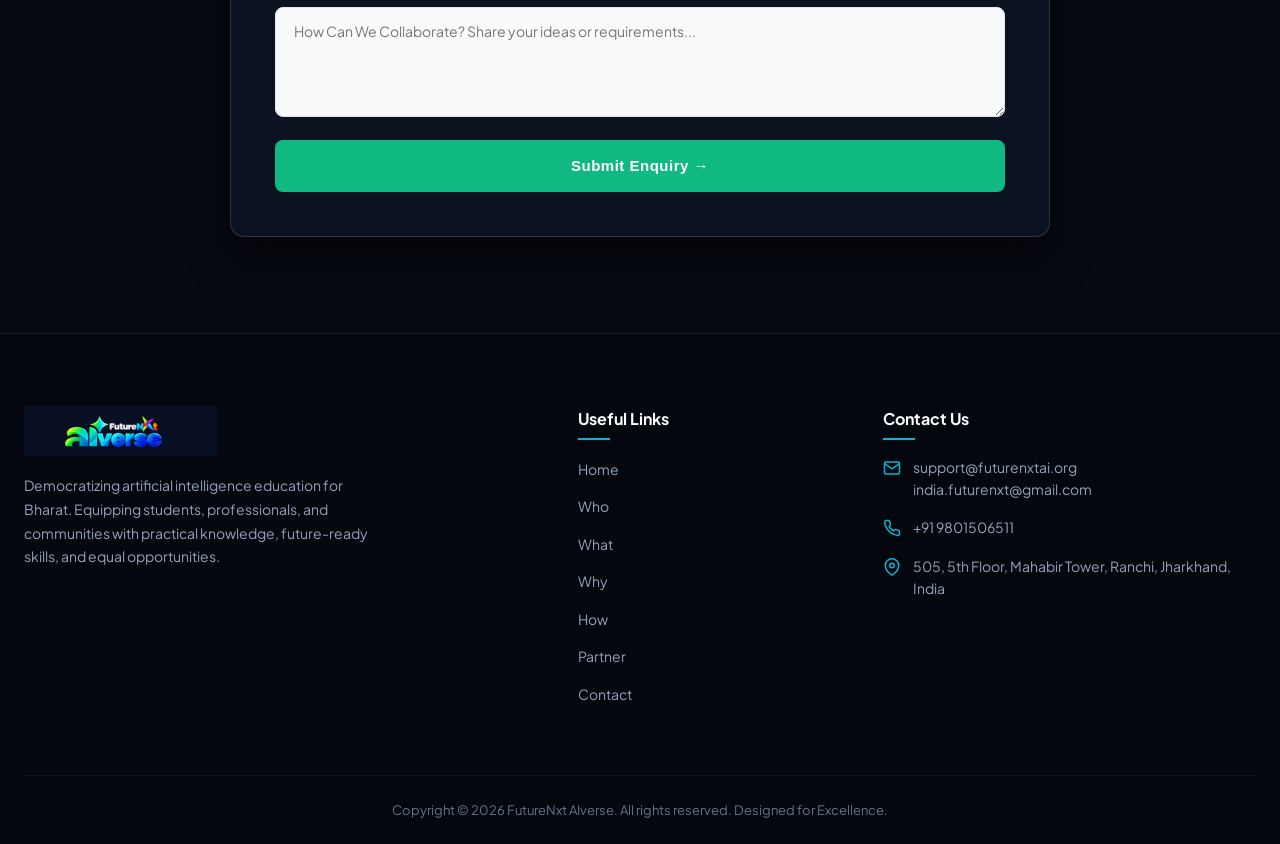
<file: partner.html>
<!DOCTYPE html>
<html lang="en">
<head>
  <meta charset="UTF-8">
  <meta name="viewport" content="width=device-width, initial-scale=1.0">
  <title>Partner With Us | FutureNxt AIverse</title>
  <meta name="description" content="Partner with FutureNxt to expand access to AI education, create real opportunities, and empower learners of all ages to thrive in an AI-driven world.">
  <link rel="preconnect" href="https://fonts.googleapis.com">
  <link rel="preconnect" href="https://fonts.gstatic.com" crossorigin>
  <link href="https://fonts.googleapis.com/css2?family=Plus+Jakarta+Sans:wght@400;500;600;700;800&display=swap" rel="stylesheet">
  <link rel="stylesheet" href="assets/css/apptad-theme.css">
  <link rel="stylesheet" href="assets/css/style.css">
  <link rel="stylesheet" href="assets/css/components.css">
</head>
<body>

  <!-- HEADER -->
  <header class="site-header">
    <div class="container nav-container">
      <a href="index.html" class="brand-logo" aria-label="FutureNxt AIverse Home">
        <img src="assets/images/logo.png" alt="FutureNxt AIverse">
      </a>

      <nav class="nav-menu">
        <a href="index.html" class="nav-link">Home</a>
        <a href="who.html" class="nav-link">Who</a>
        <a href="what.html" class="nav-link">What</a>
        <a href="why.html" class="nav-link">Why</a>
        <a href="how.html" class="nav-link">How</a>
        <a href="partner.html" class="nav-link active">Partner</a>
        <a href="contact.html" class="nav-link">Contact</a>
      </nav>

      <div class="nav-actions">
        <a href="#partner-form" class="btn btn-glow">Start Partnership →</a>
        <button class="mobile-toggle" aria-label="Toggle navigation menu">
          <svg fill="none" stroke="currentColor" stroke-width="2" viewBox="0 0 24 24"><path stroke-linecap="round" stroke-linejoin="round" d="M4 6h16M4 12h16m-7 6h7"></path></svg>
        </button>
      </div>
    </div>
  </header>

  <!-- Mobile Drawer -->
  <div class="mobile-drawer">
    <a href="index.html" class="nav-link">Home</a>
    <a href="who.html" class="nav-link">Who</a>
    <a href="what.html" class="nav-link">What</a>
    <a href="why.html" class="nav-link">Why</a>
    <a href="how.html" class="nav-link">How</a>
    <a href="partner.html" class="nav-link active">Partner</a>
    <a href="contact.html" class="nav-link">Contact</a>
    <a href="#partner-form" class="btn btn-glow" style="margin-top: 16px;">Start Partnership →</a>
  </div>

  <main>
    <!-- Page Hero Banner -->
    <section class="section-padding" style="background: radial-gradient(circle at top, rgba(37, 99, 235, 0.25), transparent 70%); border-bottom: 1px solid rgba(255, 255, 255, 0.08);">
      <div class="container text-center">
        <div class="section-subtitle">BECOME A PARTNER</div>
        <h1 class="section-title" style="max-width: 960px; margin: 0 auto 20px auto;">
          Let's Build a More <span style="background: linear-gradient(135deg, #10b981, #06b6d4, #3b82f6); -webkit-background-clip: text; -webkit-text-fill-color: transparent;">AI-Ready Tomorrow</span> Together.
        </h1>
        <p class="section-desc" style="max-width: 820px; margin: 0 auto 36px auto; font-size: 18px;">
          Partner with FutureNxt to expand access to AI education, create real opportunities, and empower learners of all ages to thrive in an AI-driven world.
        </p>
        <a href="#partner-form" class="btn btn-primary" style="padding: 14px 32px; font-size: 15px;">Partner With Us →</a>
      </div>
    </section>

    <!-- Different Ways to Partner -->
    <section class="section-padding" style="background: #060911;">
      <div class="container">
        <div class="section-header">
          <p class="section-subtitle">PARTNER WITH A PURPOSE</p>
          <h2 class="section-title">Different Ways to Partner</h2>
          <p class="section-desc">
            We collaborate with institutions, organizations, industry experts and changemakers to make AI learning accessible, practical and impactful.
          </p>
        </div>

        <div style="display: grid; grid-template-columns: repeat(auto-fit, minmax(280px, 1fr)); gap: 24px;">
          <div class="pillar-card">
            <div style="font-size: 32px; margin-bottom: 14px;">🏫</div>
            <h3>Educational Institutions</h3>
            <p>Integrate AI learning into academic programs, establish futuristic skill labs, and empower faculty.</p>
          </div>
          <div class="pillar-card">
            <div style="font-size: 32px; margin-bottom: 14px;">🏢</div>
            <h3>Corporate Partners</h3>
            <p>Upskill your teams and build an AI-ready workforce tailored for exponential productivity.</p>
          </div>
          <div class="pillar-card">
            <div style="font-size: 32px; margin-bottom: 14px;">🏛️</div>
            <h3>Government &amp; NGOs</h3>
            <p>Work together to enable inclusive AI education, bridging the digital divide across rural and urban Bharat.</p>
          </div>
          <div class="pillar-card">
            <div style="font-size: 32px; margin-bottom: 14px;">🤝</div>
            <h3>Community &amp; Industry Partners</h3>
            <p>Co-create programs, events, hackathons, and real-world opportunities for learners.</p>
          </div>
        </div>
      </div>
    </section>

    <!-- Why Partner with FutureNxt -->
    <section class="section-padding" style="background: var(--bg-secondary);">
      <div class="container">
        <div class="section-header">
          <p class="section-subtitle">WHY PARTNER WITH FUTURENXT?</p>
          <h2 class="section-title">Greater Impact. Brighter Futures.</h2>
          <p class="section-desc">
            Together, we can bridge the skills gap, create equal opportunities and prepare individuals and communities for the future of work with AI.
          </p>
        </div>

        <div style="display: grid; grid-template-columns: repeat(auto-fit, minmax(260px, 1fr)); gap: 20px;">
          <div class="pillar-card">
            <h4 style="font-size: 17px; color: var(--text-white); margin-bottom: 8px;">✦ Expand Access</h4>
            <p>Expand access to quality AI education for grassroots learners.</p>
          </div>
          <div class="pillar-card">
            <h4 style="font-size: 17px; color: var(--text-white); margin-bottom: 8px;">✦ Real-World Jobs</h4>
            <p>Create real-world learning and job opportunities for graduates.</p>
          </div>
          <div class="pillar-card">
            <h4 style="font-size: 17px; color: var(--text-white); margin-bottom: 8px;">✦ Community Impact</h4>
            <p>Drive innovation and community impact through scalable initiatives.</p>
          </div>
          <div class="pillar-card">
            <h4 style="font-size: 17px; color: var(--text-white); margin-bottom: 8px;">✦ Future-Ready Society</h4>
            <p>Build a future-ready, ethical, and inclusive AI-powered society.</p>
          </div>
        </div>
      </div>
    </section>

    <!-- Metrics Counter Strip -->
    <section class="metrics-strip">
      <div class="container">
        <div class="metrics-grid">
          <div class="metric-item">
            <h3 class="counter-val" data-target="10000">10000+</h3>
            <p>Learners and growing</p>
          </div>
          <div class="metric-item">
            <h3>6 - 80</h3>
            <p>Age group</p>
          </div>
          <div class="metric-item">
            <h3 style="background: linear-gradient(135deg, #10b981, #06b6d4); -webkit-background-clip: text; -webkit-text-fill-color: transparent;">Real</h3>
            <p>Skills for real opportunities</p>
          </div>
          <div class="metric-item">
            <h3 class="counter-val" data-target="50">50+</h3>
            <p>Learning pathways</p>
          </div>
        </div>
      </div>
    </section>

    <!-- Partner Benefits -->
    <section class="section-padding" style="background: #060911;">
      <div class="container">
        <div class="section-header">
          <p class="section-subtitle">PARTNER BENEFITS</p>
          <h2 class="section-title">Value for a Shared Tomorrow</h2>
        </div>

        <div style="display: grid; grid-template-columns: repeat(auto-fit, minmax(280px, 1fr)); gap: 24px;">
          <div class="pillar-card">
            <div style="font-size: 32px; margin-bottom: 12px;">🛠️</div>
            <h3>Co-Create Programs</h3>
            <p>Develop customized AI learning initiatives that align with your institutional goals.</p>
          </div>
          <div class="pillar-card">
            <div style="font-size: 32px; margin-bottom: 12px;">👥</div>
            <h3>Reach Wider Audiences</h3>
            <p>Access a diverse and rapidly growing learner community across the country.</p>
          </div>
          <div class="pillar-card">
            <div style="font-size: 32px; margin-bottom: 12px;">🌟</div>
            <h3>Build Brand Impact</h3>
            <p>Be part of a meaningful, future-focused movement recognized by industry leaders.</p>
          </div>
          <div class="pillar-card">
            <div style="font-size: 32px; margin-bottom: 12px;">🔄</div>
            <h3>Long-Term Collaboration</h3>
            <p>Ongoing support, resources, co-branded certificates, and joint venture opportunities.</p>
          </div>
        </div>
      </div>
    </section>

    <!-- Dedicated Partnership Form -->
    <section id="partner-form" class="section-padding form-and-video-section">
      <div class="container">
        <div class="cf7-custom-form-wrapper" style="max-width: 820px; margin: 0 auto;">
          <span class="section-subtitle">LET'S WORK TOGETHER</span>
          <h2 style="font-size: 32px; margin-bottom: 10px;">Start a Partnership</h2>
          <p class="subtitle" style="max-width: 600px; margin: 0 auto 28px auto;">
            Tell us about your organization and how you would like to collaborate. Our team will get in touch with you soon.
          </p>

          <!-- Contact Quick Info -->
          <div style="display: flex; justify-content: center; gap: 28px; flex-wrap: wrap; margin-bottom: 32px; font-size: 14px; color: var(--cyan); font-weight: 500;">
            <span>📞 +91 9801506511</span>
            <a href="mailto:india.futurenxt@gmail.com" style="color: var(--cyan); text-decoration: none;">✉️ india.futurenxt@gmail.com</a>
            <span>📍 Ranchi, Jharkhand, India</span>
          </div>

          <form class="ajax-form" action="contact-handler.php" method="POST">
            <div class="cf7-row">
              <div class="cf7-col">
                <input type="text" placeholder="Organization Name *" required name="org-name">
              </div>
              <div class="cf7-col">
                <input type="text" placeholder="Your Name *" required name="your-name">
              </div>
            </div>
            <div class="cf7-row">
              <div class="cf7-col">
                <input type="text" placeholder="Designation" name="designation">
              </div>
              <div class="cf7-col">
                <input type="email" placeholder="Email Address *" required name="email">
              </div>
            </div>
            <div class="cf7-row">
              <div class="cf7-col">
                <input type="tel" placeholder="Phone Number" name="phone">
              </div>
              <div class="cf7-col">
                <select required name="partnership-type">
                  <option value="">Select partnership type *</option>
                  <option value="Educational Institution">Educational Institution</option>
                  <option value="Corporate Partner">Corporate Partner</option>
                  <option value="Government & NGO">Government & NGO</option>
                  <option value="Community & Industry">Community & Industry</option>
                </select>
              </div>
            </div>
            <div class="cf7-row-full">
              <textarea placeholder="How Can We Collaborate? Share your ideas or requirements..." name="collaboration-ideas"></textarea>
            </div>
            <button type="submit" class="custom-submit-btn" style="height: 52px; font-size: 15px;">
              Submit Enquiry →
            </button>
            <div class="form-toast"></div>
          </form>
        </div>
      </div>
    </section>
  </main>

  <!-- FOOTER -->
  <footer class="site-footer">
    <div class="container">
      <div class="footer-grid">
        <div class="footer-brand">
          <img src="assets/images/logo.png" alt="FutureNxt AIverse">
          <p>
            Democratizing artificial intelligence education for Bharat. Equipping students, professionals, and communities with practical knowledge, future-ready skills, and equal opportunities.
          </p>
        </div>

        <div class="footer-col">
          <h4>Useful Links</h4>
          <ul class="footer-links">
            <li><a href="index.html">Home</a></li>
            <li><a href="who.html">Who</a></li>
            <li><a href="what.html">What</a></li>
            <li><a href="why.html">Why</a></li>
            <li><a href="how.html">How</a></li>
            <li><a href="partner.html">Partner</a></li>
            <li><a href="contact.html">Contact</a></li>
          </ul>
        </div>

        <div class="footer-col">
          <h4>Contact Us</h4>
          <ul class="footer-contact-info">
            <li>
              <svg width="18" height="18" fill="none" stroke="currentColor" stroke-width="2" viewBox="0 0 24 24"><path d="M4 4h16c1.1 0 2 .9 2 2v12c0 1.1-.9 2-2 2H4c-1.1 0-2-.9-2-2V6c0-1.1.9-2 2-2z"></path><polyline points="22,6 12,13 2,6"></polyline></svg>
              <span>
                <a href="mailto:support@futurenxtai.org" style="color: inherit; text-decoration: none;">support@futurenxtai.org</a><br>
                <a href="mailto:india.futurenxt@gmail.com" style="color: inherit; text-decoration: none;">india.futurenxt@gmail.com</a>
              </span>
            </li>
            <li>
              <svg width="18" height="18" fill="none" stroke="currentColor" stroke-width="2" viewBox="0 0 24 24"><path d="M22 16.92v3a2 2 0 0 1-2.18 2 19.79 19.79 0 0 1-8.63-3.07 19.5 19.5 0 0 1-6-6 19.79 19.79 0 0 1-3.07-8.67A2 2 0 0 1 4.11 2h3a2 2 0 0 1 2 1.72 12.84 12.84 0 0 0 .7 2.81 2 2 0 0 1-.45 2.11L8.09 9.91a16 16 0 0 0 6 6l1.27-1.27a2 2 0 0 1 2.11-.45 12.84 12.84 0 0 0 2.81.7A2 2 0 0 1 22 16.92z"></path></svg>
              <span>+91 9801506511</span>
            </li>
            <li>
              <svg width="18" height="18" fill="none" stroke="currentColor" stroke-width="2" viewBox="0 0 24 24"><path d="M21 10c0 7-9 13-9 13s-9-6-9-13a9 9 0 0 1 18 0z"></path><circle cx="12" cy="10" r="3"></circle></svg>
              <span>505, 5th Floor, Mahabir Tower, Ranchi, Jharkhand, India</span>
            </li>
          </ul>
        </div>
      </div>

      <div class="footer-bottom">
        <p>Copyright © 2026 FutureNxt AIverse. All rights reserved. Designed for Excellence.</p>
      </div>
    </div>
  </footer>

  <script src="assets/js/main.js"></script>
</body>
</html>
</file>
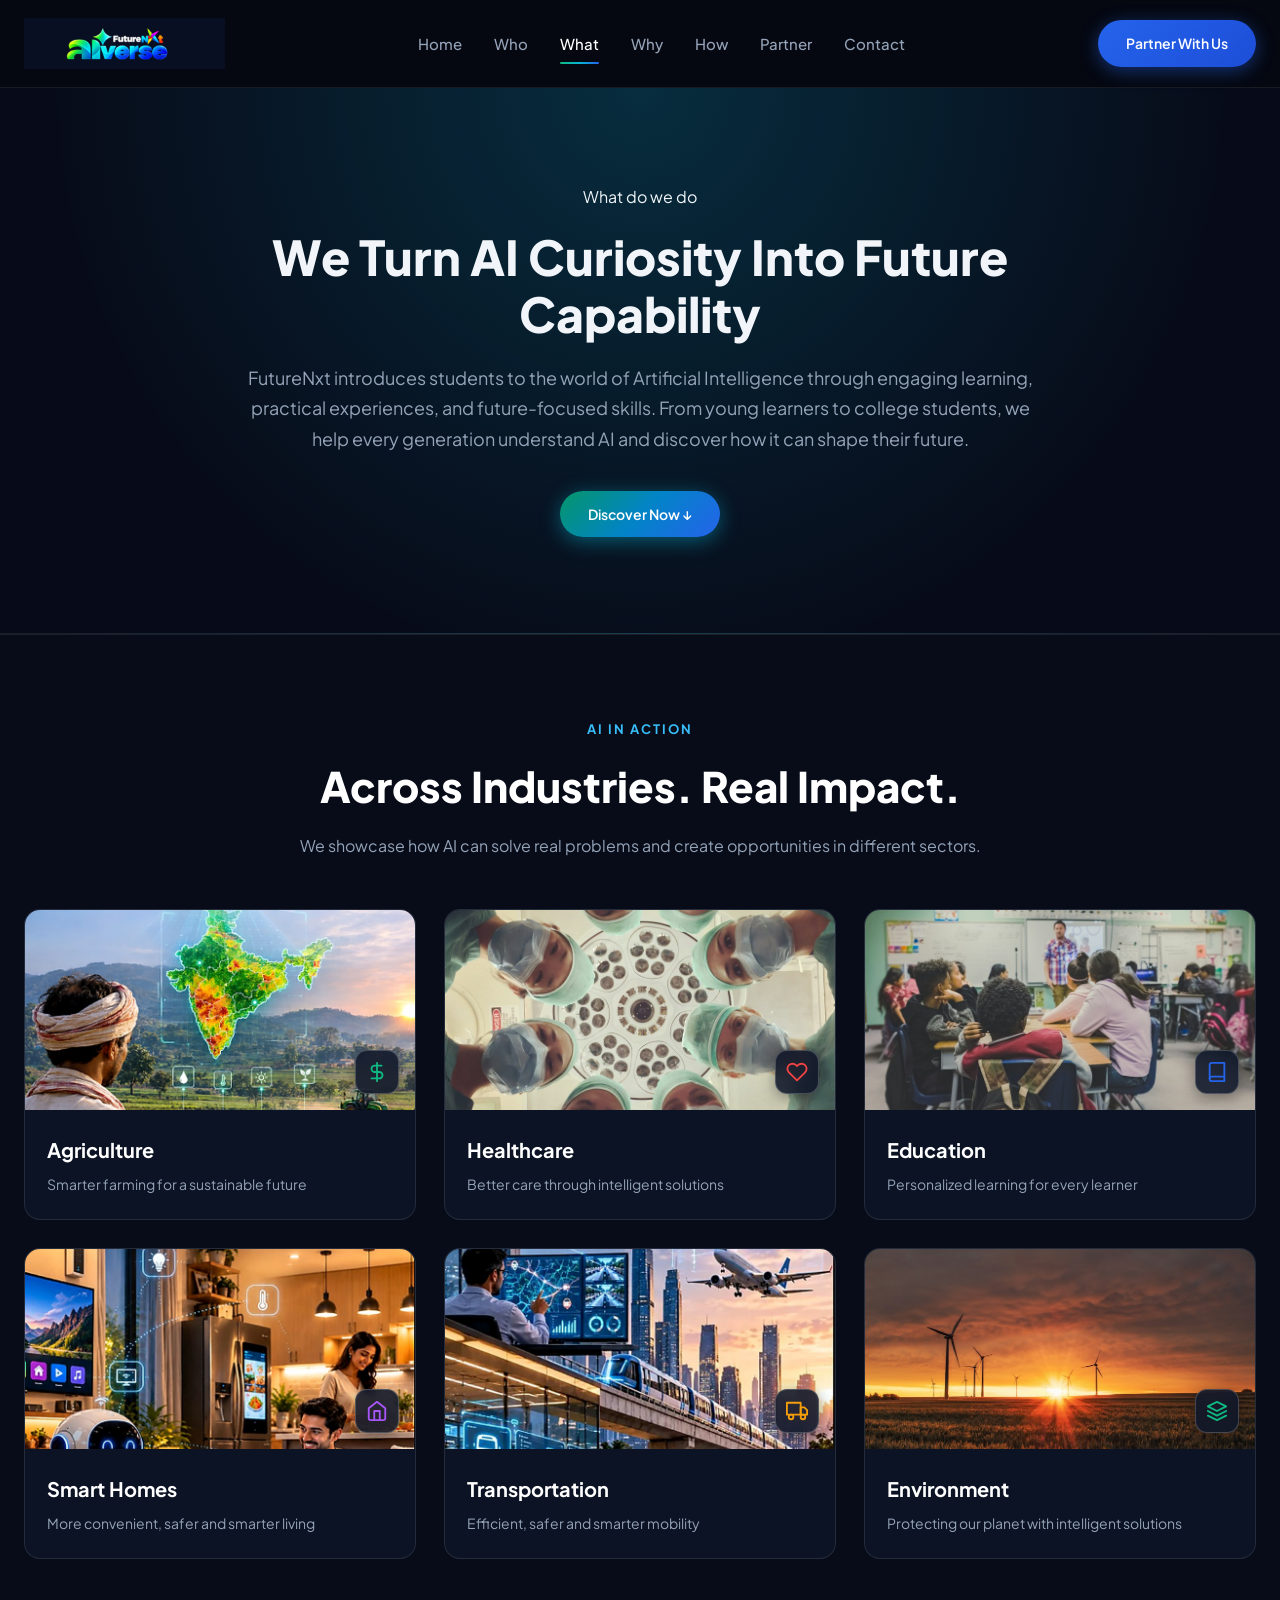
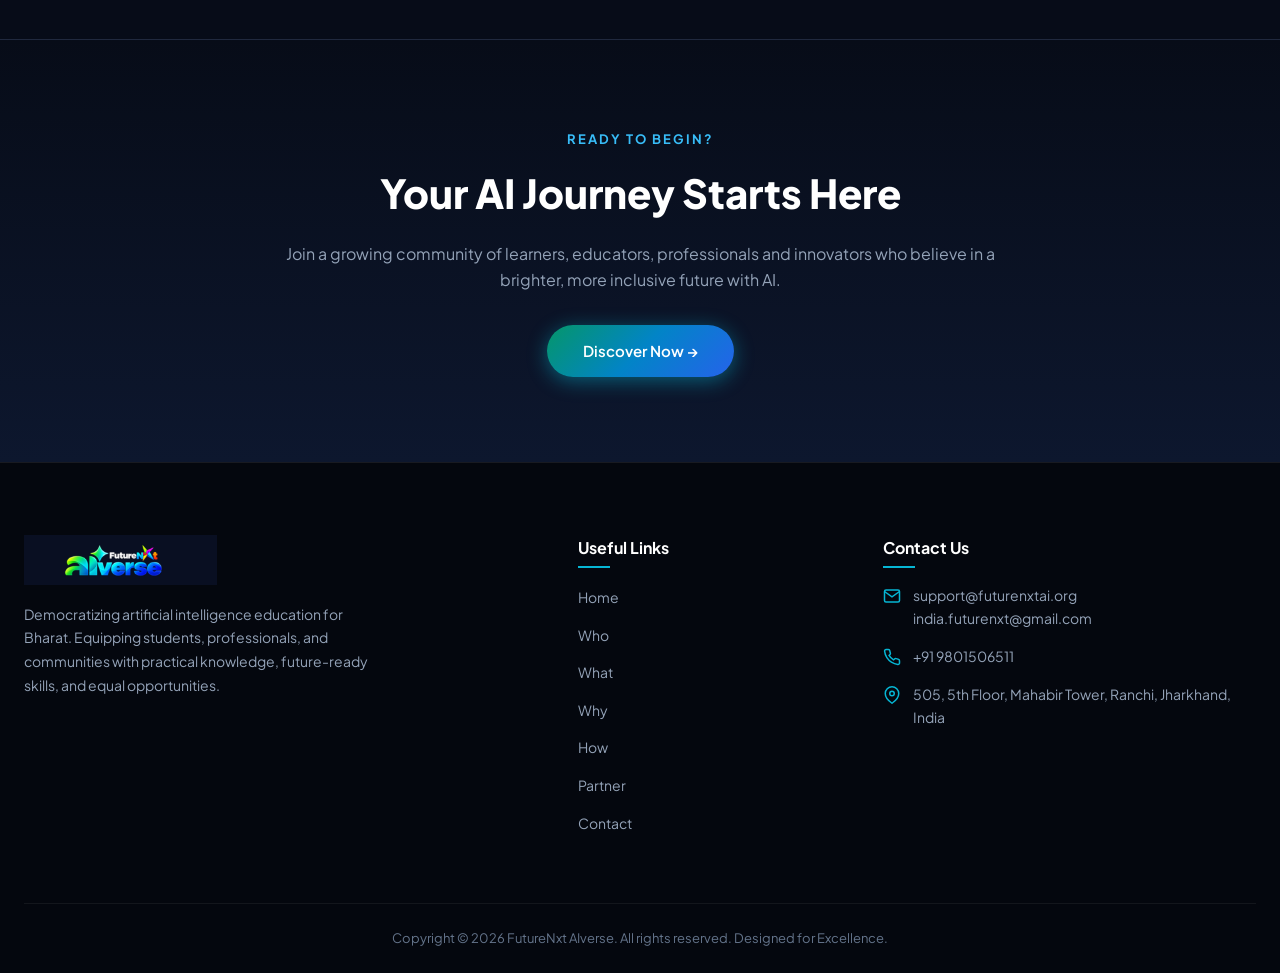
<file: what.html>
<!DOCTYPE html>
<html lang="en">
<head>
  <meta charset="UTF-8">
  <meta name="viewport" content="width=device-width, initial-scale=1.0">
  <title>What We Do | FutureNxt AIverse</title>
  <meta name="description" content="FutureNxt introduces students to the world of Artificial Intelligence through engaging learning, practical experiences, and future-focused skills.">
  <link rel="preconnect" href="https://fonts.googleapis.com">
  <link rel="preconnect" href="https://fonts.gstatic.com" crossorigin>
  <link href="https://fonts.googleapis.com/css2?family=Plus+Jakarta+Sans:wght@400;500;600;700;800&family=Inter:wght@400;500;600;700;800&display=swap" rel="stylesheet">
  <link rel="stylesheet" href="assets/css/apptad-theme.css">
  <link rel="stylesheet" href="assets/css/style.css">
  <link rel="stylesheet" href="assets/css/components.css">
</head>
<body>

  <!-- HEADER -->
  <header class="site-header">
    <div class="container nav-container">
      <a href="index.html" class="brand-logo" aria-label="FutureNxt AIverse Home">
        <img src="assets/images/logo.png" alt="FutureNxt AIverse">
      </a>

      <nav class="nav-menu">
        <a href="index.html" class="nav-link">Home</a>
        <a href="who.html" class="nav-link">Who</a>
        <a href="what.html" class="nav-link active">What</a>
        <a href="why.html" class="nav-link">Why</a>
        <a href="how.html" class="nav-link">How</a>
        <a href="partner.html" class="nav-link">Partner</a>
        <a href="contact.html" class="nav-link">Contact</a>
      </nav>

      <div class="nav-actions">
        <a href="partner.html" class="btn btn-primary">Partner With Us</a>
        <button class="mobile-toggle" aria-label="Toggle navigation menu">
          <svg fill="none" stroke="currentColor" stroke-width="2" viewBox="0 0 24 24"><path stroke-linecap="round" stroke-linejoin="round" d="M4 6h16M4 12h16m-7 6h7"></path></svg>
        </button>
      </div>
    </div>
  </header>

  <!-- Mobile Drawer -->
  <div class="mobile-drawer">
    <a href="index.html" class="nav-link">Home</a>
    <a href="who.html" class="nav-link">Who</a>
    <a href="what.html" class="nav-link active">What</a>
    <a href="why.html" class="nav-link">Why</a>
    <a href="how.html" class="nav-link">How</a>
    <a href="partner.html" class="nav-link">Partner</a>
    <a href="contact.html" class="nav-link">Contact</a>
    <a href="partner.html" class="btn btn-glow" style="margin-top: 16px;">Partner With Us →</a>
  </div>

  <main>
    <!-- Page Hero Banner -->
    <section class="section-padding" style="background: radial-gradient(circle at top, rgba(6, 182, 212, 0.2), transparent 70%); border-bottom: 1px solid rgba(255, 255, 255, 0.08); text-align: center;">
      <div class="container" style="max-width: 900px; margin: 0 auto;">
        <div class="eyebrow-pill">What do we do</div>
        <h1 class="hero-title" style="margin: 18px auto 20px auto; font-size: clamp(32px, 5vw, 48px); font-weight: 800; line-height: 1.2;">
          We Turn AI Curiosity Into <span class="gradient-text">Future Capability</span>
        </h1>
        <p class="section-desc" style="max-width: 800px; margin: 0 auto 36px auto; font-size: 18px; color: #94a3b8; line-height: 1.7;">
          FutureNxt introduces students to the world of Artificial Intelligence through engaging learning, practical experiences, and future-focused skills. From young learners to college students, we help every generation understand AI and discover how it can shape their future.
        </p>
        <a href="#ai-impact-section-unique" class="btn btn-glow">Discover Now ↓</a>
      </div>
    </section>

    <!-- ==========================================================================
         ACROSS INDUSTRIES. REAL IMPACT. (#ai-impact-section-unique)
         ========================================================================== -->
    <section id="ai-impact-section-unique" class="ai-impact-section" style="padding: 90px 0; background: #070c18;">
      <div class="ai-impact-container" style="max-width: 1280px; margin: 0 auto; padding: 0 24px;">
        
        <!-- Top Header Layout -->
        <div class="ai-impact-header" style="text-align: center; margin-bottom: 50px;">
          <span class="ai-impact-subtitle" style="display: inline-block; font-size: 13px; font-weight: 700; color: #38bdf8; letter-spacing: 2px; text-transform: uppercase; margin-bottom: 12px;">AI IN ACTION</span>
          <h2 class="ai-impact-heading" style="font-size: clamp(28px, 4vw, 42px); font-weight: 800; color: #ffffff; margin-bottom: 14px;">Across Industries. Real Impact.</h2>
          <p class="ai-impact-desc" style="font-size: 16px; color: #94a3b8; max-width: 720px; margin: 0 auto;">
            We showcase how AI can solve real problems and create opportunities in different sectors.
          </p>
        </div>

        <!-- 3x2 Grid Cards -->
        <div class="ai-impact-grid">

          <!-- Card 1: Agriculture -->
          <div class="ai-impact-card">
            <div class="ai-impact-img-wrap">
              <img decoding="async" src="assets/images/card-agriculture.jpg" alt="Agriculture">
              <div class="ai-impact-icon-badge">
                <svg xmlns="http://www.w3.org/2000/svg" width="22" height="22" viewBox="0 0 24 24" fill="none" stroke="#10b981" stroke-width="2" stroke-linecap="round" stroke-linejoin="round">
                  <path d="M12 2v20M17 5H9.5a3.5 3.5 0 0 0 0 7h5a3.5 3.5 0 0 1 0 7H6"></path>
                </svg>
              </div>
            </div>
            <div class="ai-impact-card-body">
              <h3>Agriculture</h3>
              <p>Smarter farming for a sustainable future</p>
            </div>
          </div>

          <!-- Card 2: Healthcare -->
          <div class="ai-impact-card">
            <div class="ai-impact-img-wrap">
              <img decoding="async" src="assets/images/card-healthcare.jpg" alt="Healthcare">
              <div class="ai-impact-icon-badge">
                <svg xmlns="http://www.w3.org/2000/svg" width="22" height="22" viewBox="0 0 24 24" fill="none" stroke="#ef4444" stroke-width="2" stroke-linecap="round" stroke-linejoin="round">
                  <path d="M20.84 4.61a5.5 5.5 0 0 0-7.78 0L12 5.67l-1.06-1.06a5.5 5.5 0 0 0-7.78 7.78l1.06 1.06L12 21.23l7.78-7.78 1.06-1.06a5.5 5.5 0 0 0 0-7.78z"></path>
                </svg>
              </div>
            </div>
            <div class="ai-impact-card-body">
              <h3>Healthcare</h3>
              <p>Better care through intelligent solutions</p>
            </div>
          </div>

          <!-- Card 3: Education -->
          <div class="ai-impact-card">
            <div class="ai-impact-img-wrap">
              <img decoding="async" src="assets/images/card-education.jpg" alt="Education">
              <div class="ai-impact-icon-badge">
                <svg xmlns="http://www.w3.org/2000/svg" width="22" height="22" viewBox="0 0 24 24" fill="none" stroke="#2563eb" stroke-width="2" stroke-linecap="round" stroke-linejoin="round">
                  <path d="M4 19.5A2.5 2.5 0 0 1 6.5 17H20"></path>
                  <path d="M6.5 2H20v20H6.5A2.5 2.5 0 0 1 4 19.5v-15A2.5 2.5 0 0 1 6.5 2z"></path>
                </svg>
              </div>
            </div>
            <div class="ai-impact-card-body">
              <h3>Education</h3>
              <p>Personalized learning for every learner</p>
            </div>
          </div>

          <!-- Card 4: Smart Homes -->
          <div class="ai-impact-card">
            <div class="ai-impact-img-wrap">
              <img decoding="async" src="assets/images/card-smarthomes.jpg" alt="Smart Homes">
              <div class="ai-impact-icon-badge">
                <svg xmlns="http://www.w3.org/2000/svg" width="22" height="22" viewBox="0 0 24 24" fill="none" stroke="#a855f7" stroke-width="2" stroke-linecap="round" stroke-linejoin="round">
                  <path d="M3 9l9-7 9 7v11a2 2 0 0 1-2 2H5a2 2 0 0 1-2-2z"></path>
                  <polyline points="9 22 9 12 15 12 15 22"></polyline>
                </svg>
              </div>
            </div>
            <div class="ai-impact-card-body">
              <h3>Smart Homes</h3>
              <p>More convenient, safer and smarter living</p>
            </div>
          </div>

          <!-- Card 5: Transportation -->
          <div class="ai-impact-card">
            <div class="ai-impact-img-wrap">
              <img decoding="async" src="assets/images/card-transportation.jpg" alt="Transportation">
              <div class="ai-impact-icon-badge">
                <svg xmlns="http://www.w3.org/2000/svg" width="22" height="22" viewBox="0 0 24 24" fill="none" stroke="#f59e0b" stroke-width="2" stroke-linecap="round" stroke-linejoin="round">
                  <rect x="1" y="3" width="15" height="13"></rect>
                  <polygon points="16 8 20 8 23 11 23 16 16 16 16 8"></polygon>
                  <circle cx="5.5" cy="18.5" r="2.5"></circle>
                  <circle cx="18.5" cy="18.5" r="2.5"></circle>
                </svg>
              </div>
            </div>
            <div class="ai-impact-card-body">
              <h3>Transportation</h3>
              <p>Efficient, safer and smarter mobility</p>
            </div>
          </div>

          <!-- Card 6: Environment -->
          <div class="ai-impact-card">
            <div class="ai-impact-img-wrap">
              <img decoding="async" src="assets/images/card-environment.jpg" alt="Environment">
              <div class="ai-impact-icon-badge">
                <svg xmlns="http://www.w3.org/2000/svg" width="22" height="22" viewBox="0 0 24 24" fill="none" stroke="#10b981" stroke-width="2" stroke-linecap="round" stroke-linejoin="round">
                  <path d="M12 2L2 7l10 5 10-5-10-5zM2 17l10 5 10-5M2 12l10 5 10-5"></path>
                </svg>
              </div>
            </div>
            <div class="ai-impact-card-body">
              <h3>Environment</h3>
              <p>Protecting our planet with intelligent solutions</p>
            </div>
          </div>

        </div>
      </div>
    </section>

    <!-- ==========================================================================
         CALL TO ACTION: Your AI Journey Starts Here
         ========================================================================== -->
    <section class="section-padding text-center" style="background: linear-gradient(180deg, #070c18 0%, #0d172e 100%); border-top: 1px solid rgba(255, 255, 255, 0.08); padding: 85px 20px;">
      <div class="container" style="max-width: 760px; margin: 0 auto;">
        <span style="display: inline-block; color: #38bdf8; font-weight: 700; font-size: 13px; letter-spacing: 2px; text-transform: uppercase; margin-bottom: 12px;">READY TO BEGIN?</span>
        <h2 style="font-size: clamp(28px, 4vw, 40px); font-weight: 800; color: #ffffff; margin: 0 0 16px 0;">
          Your AI Journey Starts Here
        </h2>
        <p style="font-size: 16px; color: #94a3b8; line-height: 1.6; margin: 0 auto 32px auto;">
          Join a growing community of learners, educators, professionals and innovators who believe in a brighter, more inclusive future with AI.
        </p>
        <a href="contact.html" class="btn btn-glow" style="padding: 14px 36px; font-size: 15px;">Discover Now →</a>
      </div>
    </section>
  </main>

  <!-- FOOTER -->
  <footer class="site-footer">
    <div class="container">
      <div class="footer-grid">
        <div class="footer-brand">
          <img src="assets/images/logo.png" alt="FutureNxt AIverse">
          <p>
            Democratizing artificial intelligence education for Bharat. Equipping students, professionals, and communities with practical knowledge, future-ready skills, and equal opportunities.
          </p>
        </div>

        <div class="footer-col">
          <h4>Useful Links</h4>
          <ul class="footer-links">
            <li><a href="index.html">Home</a></li>
            <li><a href="who.html">Who</a></li>
            <li><a href="what.html">What</a></li>
            <li><a href="why.html">Why</a></li>
            <li><a href="how.html">How</a></li>
            <li><a href="partner.html">Partner</a></li>
            <li><a href="contact.html">Contact</a></li>
          </ul>
        </div>

        <div class="footer-col">
          <h4>Contact Us</h4>
          <ul class="footer-contact-info">
            <li>
              <svg width="18" height="18" fill="none" stroke="currentColor" stroke-width="2" viewBox="0 0 24 24"><path d="M4 4h16c1.1 0 2 .9 2 2v12c0 1.1-.9 2-2 2H4c-1.1 0-2-.9-2-2V6c0-1.1.9-2 2-2z"></path><polyline points="22,6 12,13 2,6"></polyline></svg>
              <span>
                <a href="mailto:support@futurenxtai.org" style="color: inherit; text-decoration: none;">support@futurenxtai.org</a><br>
                <a href="mailto:india.futurenxt@gmail.com" style="color: inherit; text-decoration: none;">india.futurenxt@gmail.com</a>
              </span>
            </li>
            <li>
              <svg width="18" height="18" fill="none" stroke="currentColor" stroke-width="2" viewBox="0 0 24 24"><path d="M22 16.92v3a2 2 0 0 1-2.18 2 19.79 19.79 0 0 1-8.63-3.07 19.5 19.5 0 0 1-6-6 19.79 19.79 0 0 1-3.07-8.67A2 2 0 0 1 4.11 2h3a2 2 0 0 1 2 1.72 12.84 12.84 0 0 0 .7 2.81 2 2 0 0 1-.45 2.11L8.09 9.91a16 16 0 0 0 6 6l1.27-1.27a2 2 0 0 1 2.11-.45 12.84 12.84 0 0 0 2.81.7A2 2 0 0 1 22 16.92z"></path></svg>
              <span>+91 9801506511</span>
            </li>
            <li>
              <svg width="18" height="18" fill="none" stroke="currentColor" stroke-width="2" viewBox="0 0 24 24"><path d="M21 10c0 7-9 13-9 13s-9-6-9-13a9 9 0 0 1 18 0z"></path><circle cx="12" cy="10" r="3"></circle></svg>
              <span>505, 5th Floor, Mahabir Tower, Ranchi, Jharkhand, India</span>
            </li>
          </ul>
        </div>
      </div>

      <div class="footer-bottom">
        <p>Copyright © 2026 FutureNxt AIverse. All rights reserved. Designed for Excellence.</p>
      </div>
    </div>
  </footer>

  <script src="assets/js/main.js"></script>
</body>
</html>
</file>
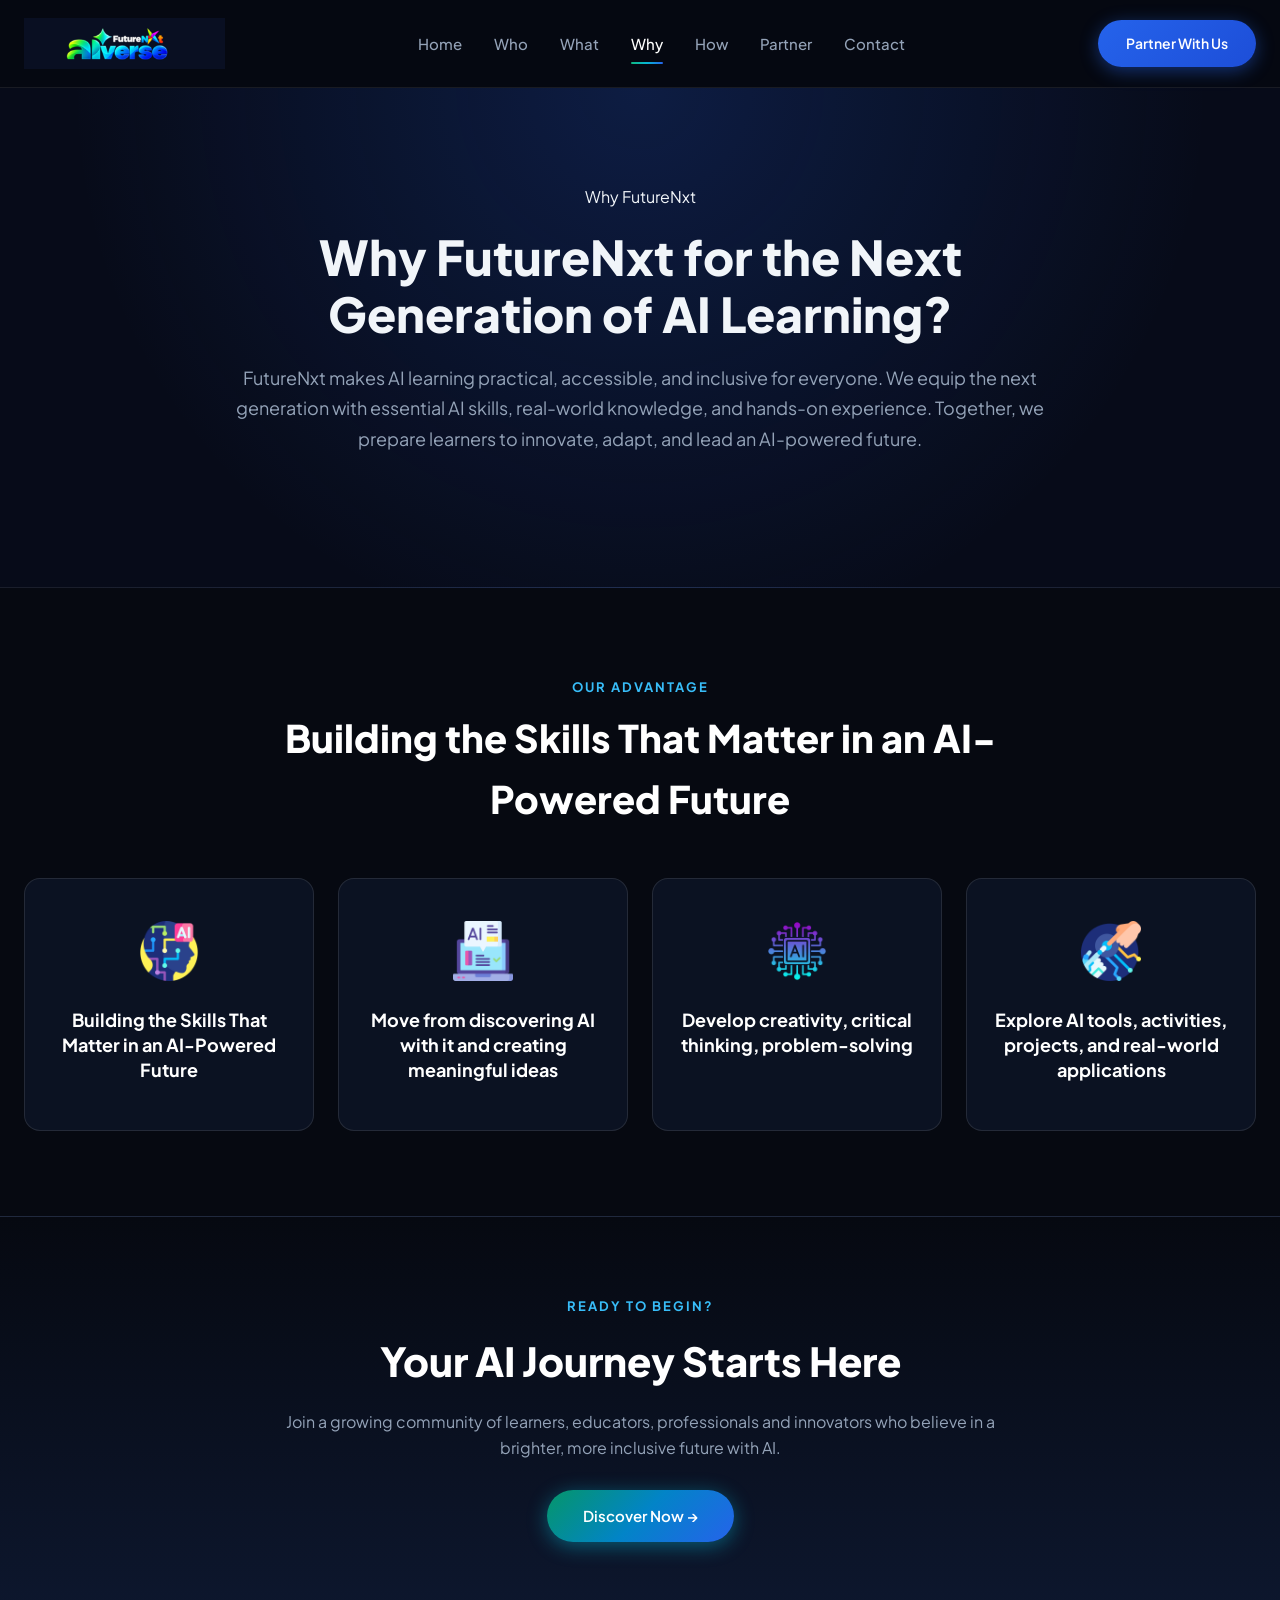
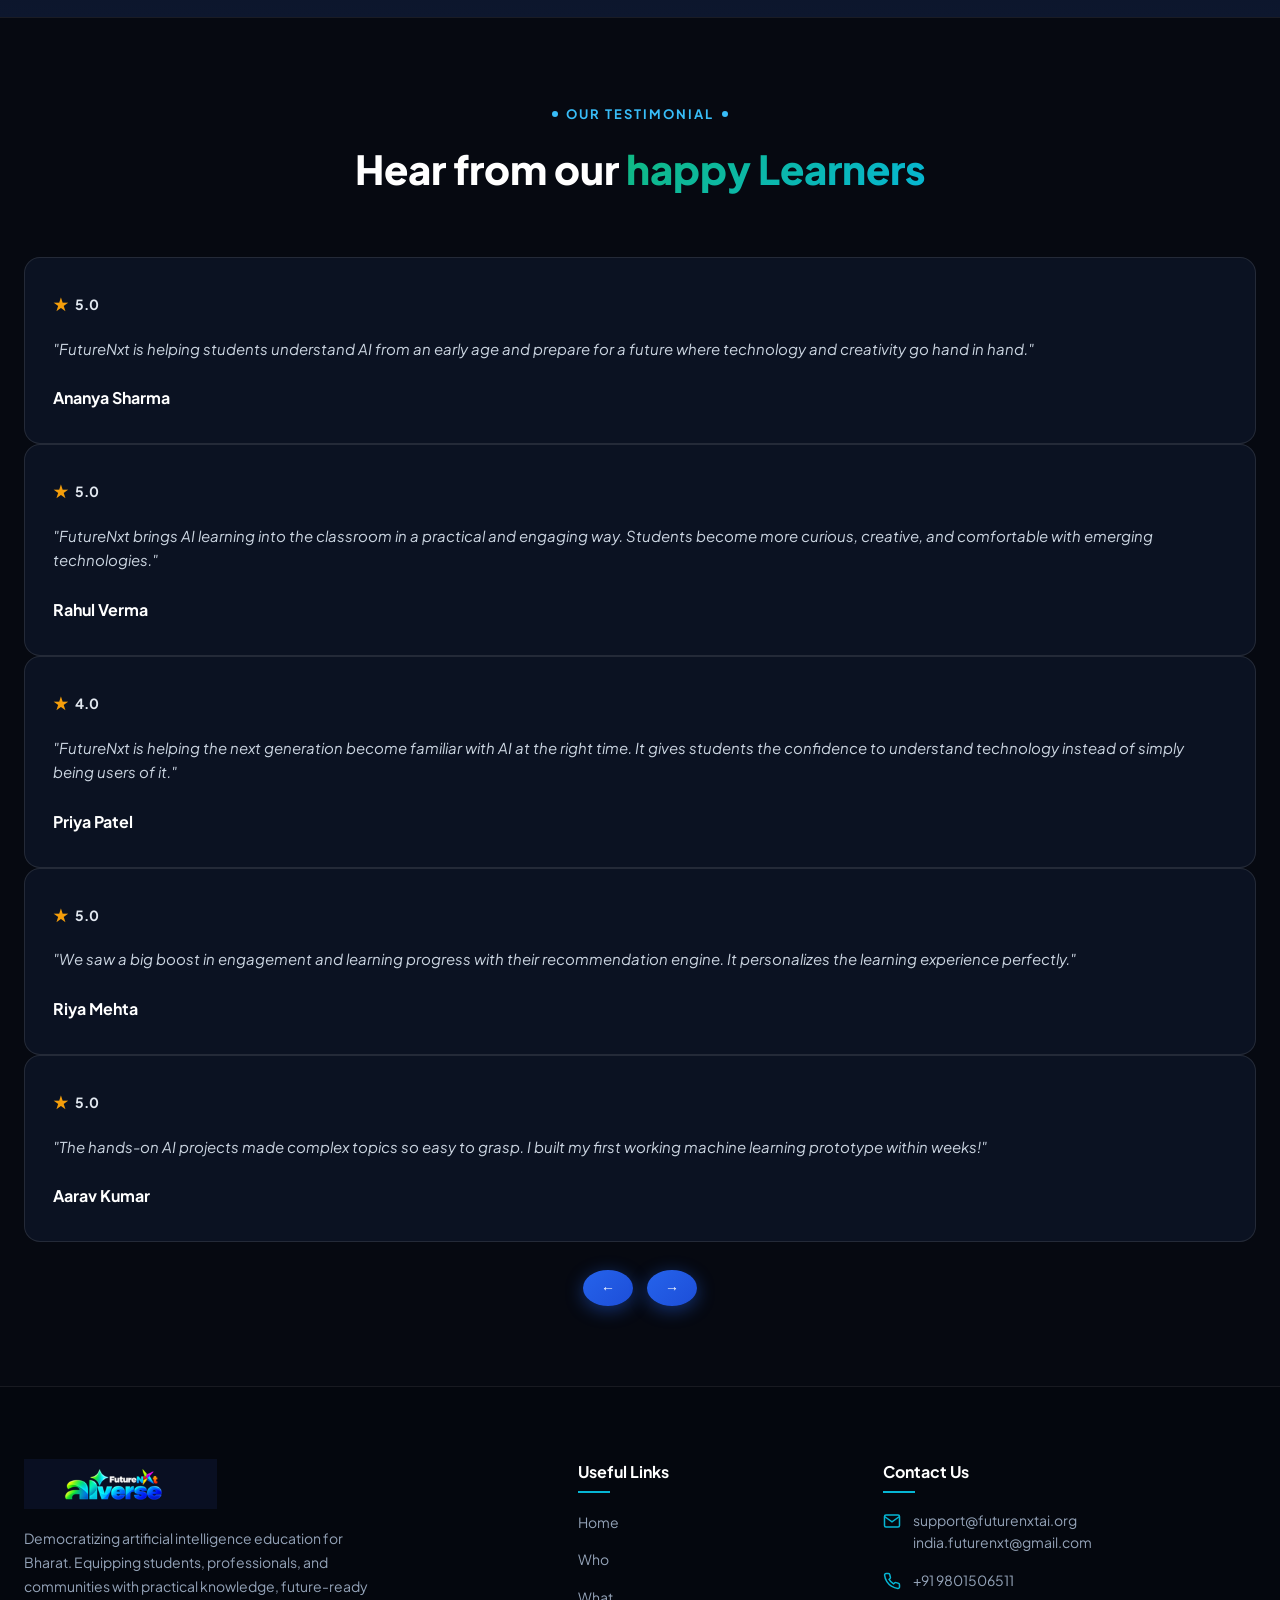
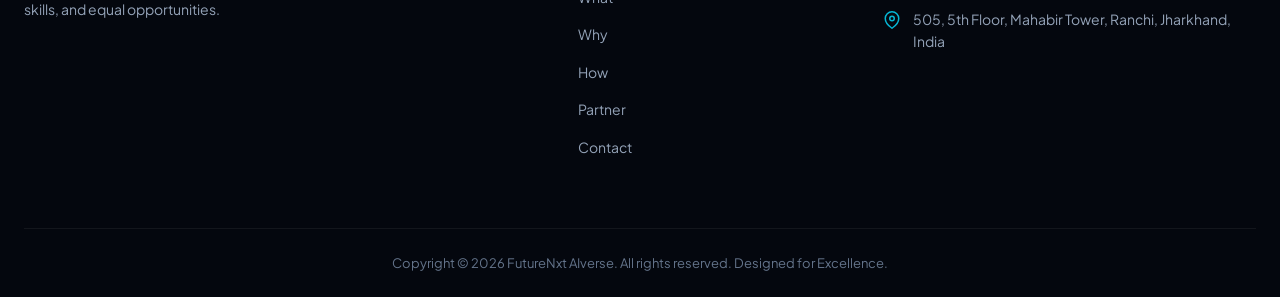
<file: why.html>
<!DOCTYPE html>
<html lang="en">
<head>
  <meta charset="UTF-8">
  <meta name="viewport" content="width=device-width, initial-scale=1.0">
  <title>Why FutureNxt | FutureNxt AIverse</title>
  <meta name="description" content="FutureNxt makes AI learning practical, accessible, and inclusive for everyone. We equip the next generation with essential AI skills.">
  <link rel="preconnect" href="https://fonts.googleapis.com">
  <link rel="preconnect" href="https://fonts.gstatic.com" crossorigin>
  <link href="https://fonts.googleapis.com/css2?family=Plus+Jakarta+Sans:wght@400;500;600;700;800&family=Inter:wght@400;500;600;700;800&display=swap" rel="stylesheet">
  <link rel="stylesheet" href="assets/css/apptad-theme.css">
  <link rel="stylesheet" href="assets/css/style.css">
  <link rel="stylesheet" href="assets/css/components.css">
</head>
<body>

  <!-- HEADER -->
  <header class="site-header">
    <div class="container nav-container">
      <a href="index.html" class="brand-logo" aria-label="FutureNxt AIverse Home">
        <img src="assets/images/logo.png" alt="FutureNxt AIverse">
      </a>

      <nav class="nav-menu">
        <a href="index.html" class="nav-link">Home</a>
        <a href="who.html" class="nav-link">Who</a>
        <a href="what.html" class="nav-link">What</a>
        <a href="why.html" class="nav-link active">Why</a>
        <a href="how.html" class="nav-link">How</a>
        <a href="partner.html" class="nav-link">Partner</a>
        <a href="contact.html" class="nav-link">Contact</a>
      </nav>

      <div class="nav-actions">
        <a href="partner.html" class="btn btn-primary">Partner With Us</a>
        <button class="mobile-toggle" aria-label="Toggle navigation menu">
          <svg fill="none" stroke="currentColor" stroke-width="2" viewBox="0 0 24 24"><path stroke-linecap="round" stroke-linejoin="round" d="M4 6h16M4 12h16m-7 6h7"></path></svg>
        </button>
      </div>
    </div>
  </header>

  <!-- Mobile Drawer -->
  <div class="mobile-drawer">
    <a href="index.html" class="nav-link">Home</a>
    <a href="who.html" class="nav-link">Who</a>
    <a href="what.html" class="nav-link">What</a>
    <a href="why.html" class="nav-link active">Why</a>
    <a href="how.html" class="nav-link">How</a>
    <a href="partner.html" class="nav-link">Partner</a>
    <a href="contact.html" class="nav-link">Contact</a>
    <a href="partner.html" class="btn btn-glow" style="margin-top: 16px;">Partner With Us →</a>
  </div>

  <main>
    <!-- Page Hero Banner -->
    <section class="section-padding" style="background: radial-gradient(circle at top, rgba(37, 99, 235, 0.2), transparent 70%); border-bottom: 1px solid rgba(255, 255, 255, 0.08); text-align: center;">
      <div class="container" style="max-width: 960px; margin: 0 auto;">
        <div class="eyebrow-pill">Why FutureNxt</div>
        <h1 class="hero-title" style="margin: 18px auto 20px auto; font-size: clamp(32px, 5vw, 48px); font-weight: 800; line-height: 1.2;">
          Why FutureNxt for the Next Generation of <span class="gradient-text">AI Learning?</span>
        </h1>
        <p class="section-desc" style="max-width: 820px; margin: 0 auto 36px auto; font-size: 18px; color: #94a3b8; line-height: 1.7;">
          FutureNxt makes AI learning practical, accessible, and inclusive for everyone. We equip the next generation with essential AI skills, real-world knowledge, and hands-on experience. Together, we prepare learners to innovate, adapt, and lead an AI-powered future.
        </p>
      </div>
    </section>

    <!-- ==========================================================================
         BUILDING THE SKILLS THAT MATTER (4 Core Capability Cards)
         ========================================================================== -->
    <section class="section-padding" style="background: #060911; padding: 85px 0;">
      <div class="container">
        <div class="section-header text-center" style="margin-bottom: 48px;">
          <span style="color: #38bdf8; font-weight: 700; font-size: 13px; letter-spacing: 2px; text-transform: uppercase;">OUR ADVANTAGE</span>
          <h2 style="font-size: clamp(26px, 4vw, 38px); font-weight: 800; color: #ffffff; margin-top: 10px;">
            Building the Skills That Matter in an AI-Powered Future
          </h2>
        </div>

        <div style="display: grid; grid-template-columns: repeat(auto-fit, minmax(260px, 1fr)); gap: 24px;">
          
          <!-- Box 1 -->
          <div class="pillar-card text-center" style="background: rgba(15, 23, 42, 0.7); border: 1px solid rgba(255, 255, 255, 0.1); border-radius: 16px; padding: 36px 24px;">
            <div style="width: 72px; height: 72px; margin: 0 auto 20px auto; display: flex; align-items: center; justify-content: center;">
              <img src="assets/images/artificial-intelligence.png" alt="AI Skills" style="width: 60px; height: 60px; object-fit: contain;">
            </div>
            <h3 style="font-size: 18px; font-weight: 700; color: #ffffff; line-height: 1.4;">
              Building the Skills That Matter in an AI-Powered Future
            </h3>
          </div>

          <!-- Box 2 -->
          <div class="pillar-card text-center" style="background: rgba(15, 23, 42, 0.7); border: 1px solid rgba(255, 255, 255, 0.1); border-radius: 16px; padding: 36px 24px;">
            <div style="width: 72px; height: 72px; margin: 0 auto 20px auto; display: flex; align-items: center; justify-content: center;">
              <img src="assets/images/programming.png" alt="Programming & Ideas" style="width: 60px; height: 60px; object-fit: contain;">
            </div>
            <h3 style="font-size: 18px; font-weight: 700; color: #ffffff; line-height: 1.4;">
              Move from discovering AI with it and creating meaningful ideas
            </h3>
          </div>

          <!-- Box 3 -->
          <div class="pillar-card text-center" style="background: rgba(15, 23, 42, 0.7); border: 1px solid rgba(255, 255, 255, 0.1); border-radius: 16px; padding: 36px 24px;">
            <div style="width: 72px; height: 72px; margin: 0 auto 20px auto; display: flex; align-items: center; justify-content: center;">
              <img src="assets/images/artificial-intelligence-1.png" alt="Critical Thinking" style="width: 60px; height: 60px; object-fit: contain;">
            </div>
            <h3 style="font-size: 18px; font-weight: 700; color: #ffffff; line-height: 1.4;">
              Develop creativity, critical thinking, problem-solving
            </h3>
          </div>

          <!-- Box 4 -->
          <div class="pillar-card text-center" style="background: rgba(15, 23, 42, 0.7); border: 1px solid rgba(255, 255, 255, 0.1); border-radius: 16px; padding: 36px 24px;">
            <div style="width: 72px; height: 72px; margin: 0 auto 20px auto; display: flex; align-items: center; justify-content: center;">
              <img src="assets/images/robotic-hand.png" alt="Real World Projects" style="width: 60px; height: 60px; object-fit: contain;">
            </div>
            <h3 style="font-size: 18px; font-weight: 700; color: #ffffff; line-height: 1.4;">
              Explore AI tools, activities, projects, and real-world applications
            </h3>
          </div>

        </div>
      </div>
    </section>

    <!-- ==========================================================================
         CALL TO ACTION: Your AI Journey Starts Here
         ========================================================================== -->
    <section class="section-padding text-center" style="background: linear-gradient(180deg, #060911 0%, #0d172e 100%); border-top: 1px solid rgba(255, 255, 255, 0.08); padding: 75px 20px;">
      <div class="container" style="max-width: 760px; margin: 0 auto;">
        <span style="display: inline-block; color: #38bdf8; font-weight: 700; font-size: 13px; letter-spacing: 2px; text-transform: uppercase; margin-bottom: 12px;">READY TO BEGIN?</span>
        <h2 style="font-size: clamp(28px, 4vw, 40px); font-weight: 800; color: #ffffff; margin: 0 0 16px 0;">
          Your AI Journey Starts Here
        </h2>
        <p style="font-size: 16px; color: #94a3b8; line-height: 1.6; margin: 0 auto 30px auto;">
          Join a growing community of learners, educators, professionals and innovators who believe in a brighter, more inclusive future with AI.
        </p>
        <a href="contact.html" class="btn btn-glow" style="padding: 14px 36px; font-size: 15px;">Discover Now →</a>
      </div>
    </section>

    <!-- ==========================================================================
         TESTIMONIALS SECTION (#fn-testimonial-section-unique)
         ========================================================================== -->
    <section id="fn-testimonial-section-unique" class="fn-testi-section">
      <div class="fn-testi-container">
        
        <!-- Header -->
        <div class="fn-testi-header">
          <div class="fn-testi-badge">
            <span class="fn-testi-badge-dot"></span>
            Our Testimonial
            <span class="fn-testi-badge-dot"></span>
          </div>
          <h2 class="fn-testi-heading">
            Hear from our <span>happy Learners</span>
          </h2>
        </div>

        <!-- Carousel Viewport -->
        <div class="fn-testi-viewport">
          <div class="fn-testi-track" id="fnTestiTrack">
            
            <!-- Card 1: Ananya Sharma -->
            <div class="fn-testi-card">
              <div class="fn-testi-rating">
                <span class="star-icon">★</span>
                <span class="rating-num">5.0</span>
              </div>
              <p class="fn-testi-quote">
                "FutureNxt is helping students understand AI from an early age and prepare for a future where technology and creativity go hand in hand."
              </p>
              <div class="fn-testi-author">
                <h4>Ananya Sharma</h4>
              </div>
            </div>

            <!-- Card 2: Rahul Verma -->
            <div class="fn-testi-card">
              <div class="fn-testi-rating">
                <span class="star-icon">★</span>
                <span class="rating-num">5.0</span>
              </div>
              <p class="fn-testi-quote">
                "FutureNxt brings AI learning into the classroom in a practical and engaging way. Students become more curious, creative, and comfortable with emerging technologies."
              </p>
              <div class="fn-testi-author">
                <h4>Rahul Verma</h4>
              </div>
            </div>

            <!-- Card 3: Priya Patel -->
            <div class="fn-testi-card">
              <div class="fn-testi-rating">
                <span class="star-icon">★</span>
                <span class="rating-num">4.0</span>
              </div>
              <p class="fn-testi-quote">
                "FutureNxt is helping the next generation become familiar with AI at the right time. It gives students the confidence to understand technology instead of simply being users of it."
              </p>
              <div class="fn-testi-author">
                <h4>Priya Patel</h4>
              </div>
            </div>

            <!-- Card 4: Riya Mehta -->
            <div class="fn-testi-card">
              <div class="fn-testi-rating">
                <span class="star-icon">★</span>
                <span class="rating-num">5.0</span>
              </div>
              <p class="fn-testi-quote">
                "We saw a big boost in engagement and learning progress with their recommendation engine. It personalizes the learning experience perfectly."
              </p>
              <div class="fn-testi-author">
                <h4>Riya Mehta</h4>
              </div>
            </div>

            <!-- Card 5: Aarav Kumar -->
            <div class="fn-testi-card">
              <div class="fn-testi-rating">
                <span class="star-icon">★</span>
                <span class="rating-num">5.0</span>
              </div>
              <p class="fn-testi-quote">
                "The hands-on AI projects made complex topics so easy to grasp. I built my first working machine learning prototype within weeks!"
              </p>
              <div class="fn-testi-author">
                <h4>Aarav Kumar</h4>
              </div>
            </div>

          </div>
        </div>

        <!-- Arrows Navigation -->
        <div class="fn-testi-controls" style="display: flex; justify-content: center; gap: 14px; margin-top: 28px;">
          <button class="btn btn-primary" id="fnTestiPrev" aria-label="Previous Testimonial" style="padding: 10px 18px; border-radius: 50%;">←</button>
          <button class="btn btn-primary" id="fnTestiNext" aria-label="Next Testimonial" style="padding: 10px 18px; border-radius: 50%;">→</button>
        </div>

      </div>
    </section>
  </main>

  <!-- FOOTER -->
  <footer class="site-footer">
    <div class="container">
      <div class="footer-grid">
        <div class="footer-brand">
          <img src="assets/images/logo.png" alt="FutureNxt AIverse">
          <p>
            Democratizing artificial intelligence education for Bharat. Equipping students, professionals, and communities with practical knowledge, future-ready skills, and equal opportunities.
          </p>
        </div>

        <div class="footer-col">
          <h4>Useful Links</h4>
          <ul class="footer-links">
            <li><a href="index.html">Home</a></li>
            <li><a href="who.html">Who</a></li>
            <li><a href="what.html">What</a></li>
            <li><a href="why.html">Why</a></li>
            <li><a href="how.html">How</a></li>
            <li><a href="partner.html">Partner</a></li>
            <li><a href="contact.html">Contact</a></li>
          </ul>
        </div>

        <div class="footer-col">
          <h4>Contact Us</h4>
          <ul class="footer-contact-info">
            <li>
              <svg width="18" height="18" fill="none" stroke="currentColor" stroke-width="2" viewBox="0 0 24 24"><path d="M4 4h16c1.1 0 2 .9 2 2v12c0 1.1-.9 2-2 2H4c-1.1 0-2-.9-2-2V6c0-1.1.9-2 2-2z"></path><polyline points="22,6 12,13 2,6"></polyline></svg>
              <span>
                <a href="mailto:support@futurenxtai.org" style="color: inherit; text-decoration: none;">support@futurenxtai.org</a><br>
                <a href="mailto:india.futurenxt@gmail.com" style="color: inherit; text-decoration: none;">india.futurenxt@gmail.com</a>
              </span>
            </li>
            <li>
              <svg width="18" height="18" fill="none" stroke="currentColor" stroke-width="2" viewBox="0 0 24 24"><path d="M22 16.92v3a2 2 0 0 1-2.18 2 19.79 19.79 0 0 1-8.63-3.07 19.5 19.5 0 0 1-6-6 19.79 19.79 0 0 1-3.07-8.67A2 2 0 0 1 4.11 2h3a2 2 0 0 1 2 1.72 12.84 12.84 0 0 0 .7 2.81 2 2 0 0 1-.45 2.11L8.09 9.91a16 16 0 0 0 6 6l1.27-1.27a2 2 0 0 1 2.11-.45 12.84 12.84 0 0 0 2.81.7A2 2 0 0 1 22 16.92z"></path></svg>
              <span>+91 9801506511</span>
            </li>
            <li>
              <svg width="18" height="18" fill="none" stroke="currentColor" stroke-width="2" viewBox="0 0 24 24"><path d="M21 10c0 7-9 13-9 13s-9-6-9-13a9 9 0 0 1 18 0z"></path><circle cx="12" cy="10" r="3"></circle></svg>
              <span>505, 5th Floor, Mahabir Tower, Ranchi, Jharkhand, India</span>
            </li>
          </ul>
        </div>
      </div>

      <div class="footer-bottom">
        <p>Copyright © 2026 FutureNxt AIverse. All rights reserved. Designed for Excellence.</p>
      </div>
    </div>
  </footer>

  <script src="assets/js/main.js"></script>
</body>
</html>
</file>
<file: assets/css/apptad-theme.css>
/* ==========================================================================
   FutureNxt AIverse - Apptad Enterprise Design System (apptad.com Inspired)
   ========================================================================== */

:root {
  --navy-bg: #070b19;
  --navy-dark: #0b1024;
  --navy-card: #111730;
  --navy-card-hover: #172044;
  --navy-border: rgba(255, 255, 255, 0.08);
  --navy-border-hover: rgba(255, 140, 0, 0.45);
  
  --orange: #FF8C00;
  --orange-light: #FFA833;
  --orange-glow: rgba(255, 140, 0, 0.35);
  
  --cyan: #38bdf8;
  --cyan-glow: rgba(56, 189, 248, 0.35);
  --emerald: #10b981;
  
  --text-white: #ffffff;
  --text-light: #f1f5f9;
  --text-muted: #94a3b8;
  --text-dim: #64748b;

  --font-sans: 'Plus Jakarta Sans', -apple-system, BlinkMacSystemFont, 'Segoe UI', Roboto, sans-serif;
  
  --container-max: 1320px;
  --radius-sm: 8px;
  --radius-md: 14px;
  --radius-lg: 20px;
  --radius-full: 9999px;
  
  --shadow-card: 0 10px 30px -10px rgba(0, 0, 0, 0.5);
  --shadow-card-hover: 0 20px 40px -15px rgba(0, 0, 0, 0.7), 0 0 25px var(--orange-glow);
}

/* Global Reset & Base */
* {
  box-sizing: border-box;
  margin: 0;
  padding: 0;
}

html {
  scroll-behavior: smooth;
  font-family: var(--font-sans);
  background-color: var(--navy-bg);
  color: var(--text-light);
  -webkit-font-smoothing: antialiased;
}

body {
  overflow-x: hidden;
  background-color: var(--navy-bg);
  color: var(--text-light);
  line-height: 1.6;
}

.container-x {
  width: 100%;
  max-width: var(--container-max);
  margin: 0 auto;
  padding: 0 24px;
}

/* ==========================================================================
   1. APPTAD-STYLE FROSTED GLASS HEADER
   ========================================================================== */
.site-header {
  position: fixed;
  top: 0;
  left: 0;
  right: 0;
  height: 88px;
  z-index: 100;
  display: flex;
  align-items: center;
  background: rgba(7, 11, 25, 0.82);
  backdrop-filter: blur(20px);
  -webkit-backdrop-filter: blur(20px);
  border-bottom: 1px solid var(--navy-border);
  transition: all 0.3s ease;
}

.site-header.scrolled {
  height: 74px;
  background: rgba(7, 11, 25, 0.96);
  box-shadow: 0 10px 30px rgba(0, 0, 0, 0.6);
}

.nav-container {
  display: flex;
  align-items: center;
  justify-content: space-between;
}

.brand-logo img {
  height: 42px;
  width: auto;
  display: block;
  transition: transform 0.2s ease;
}

.brand-logo:hover img {
  transform: scale(1.02);
}

.nav-menu {
  display: flex;
  align-items: center;
  gap: 36px;
}

.nav-link {
  font-size: 15px;
  font-weight: 500;
  color: #cbd5e1;
  text-decoration: none;
  position: relative;
  padding: 8px 0;
  transition: color 0.2s ease;
}

.nav-link:hover,
.nav-link.active {
  color: #ffffff;
}

.nav-link.active::after,
.nav-link:hover::after {
  content: "";
  position: absolute;
  bottom: 0;
  left: 0;
  right: 0;
  height: 2px;
  background: linear-gradient(90deg, var(--orange), var(--cyan));
  border-radius: 2px;
}

.nav-actions {
  display: flex;
  align-items: center;
  gap: 16px;
}

/* Apptad CTA Buttons */
.btn-apptad-primary {
  display: inline-flex;
  align-items: center;
  gap: 10px;
  background: var(--orange);
  color: #ffffff !important;
  padding: 12px 28px;
  border-radius: var(--radius-full);
  font-size: 14.5px;
  font-weight: 600;
  text-decoration: none;
  border: 1px solid rgba(255, 255, 255, 0.15);
  transition: all 0.25s ease;
  box-shadow: 0 4px 14px rgba(255, 140, 0, 0.35);
  cursor: pointer;
}

.btn-apptad-primary:hover {
  background: var(--orange-light);
  transform: translateY(-2px);
  box-shadow: 0 8px 24px rgba(255, 140, 0, 0.5);
}

.btn-apptad-primary svg {
  transition: transform 0.2s ease;
}

.btn-apptad-primary:hover svg {
  transform: translateX(4px);
}

.btn-apptad-ghost {
  display: inline-flex;
  align-items: center;
  gap: 10px;
  background: rgba(255, 255, 255, 0.05);
  color: #ffffff !important;
  padding: 12px 28px;
  border-radius: var(--radius-full);
  font-size: 14.5px;
  font-weight: 600;
  text-decoration: none;
  border: 1px solid rgba(255, 255, 255, 0.2);
  backdrop-filter: blur(8px);
  transition: all 0.25s ease;
  cursor: pointer;
}

.btn-apptad-ghost:hover {
  background: rgba(255, 255, 255, 0.12);
  border-color: rgba(255, 255, 255, 0.4);
  transform: translateY(-2px);
}

/* ==========================================================================
   2. APPTAD-STYLE HERO SLIDER (.home-slider)
   ========================================================================== */
.home-slider {
  position: relative;
  width: 100%;
  height: clamp(620px, 49vw, 840px);
  min-height: 580px;
  overflow: hidden;
  background: var(--navy-bg);
  display: flex;
  align-items: center;
}

.home-slider::before {
  content: "";
  position: absolute;
  top: 0;
  left: 0;
  right: 0;
  height: 160px;
  background: linear-gradient(180deg, rgba(7, 11, 25, 0.85) 0%, rgba(7, 11, 25, 0) 100%);
  pointer-events: none;
  z-index: 2;
}

.home-slider__stack {
  position: absolute;
  inset: 0;
}

.home-slider__slide {
  position: absolute;
  inset: 0;
  opacity: 0;
  visibility: hidden;
  pointer-events: none;
  transition: opacity 0.65s cubic-bezier(0.4, 0, 0.2, 1), visibility 0.65s cubic-bezier(0.4, 0, 0.2, 1);
  display: flex;
  align-items: center;
  z-index: 1;
}

.home-slider__slide.is-active {
  opacity: 1;
  visibility: visible;
  pointer-events: auto;
  z-index: 2;
}

.home-slider__video,
.home-slider__img {
  position: absolute;
  inset: 0;
  width: 100%;
  height: 100%;
  object-fit: cover;
  object-position: right center; /* Pinned to right so the Indian flag is NEVER cropped */
  transform-origin: right center;
}

.home-slider__img {
  filter: brightness(0.94) contrast(1.06) saturate(1.12);
  animation: kenburns-flag-safe 22s ease-in-out infinite alternate;
}

@keyframes kenburns-flag-safe {
  0% { transform: scale(1.0); }
  100% { transform: scale(1.03); }
}

/* Scrim: Smooth Left Side Contrast so HTML text is 100% readable while Indian Flag & Artwork on right shine brightly */
.home-slider__scrim {
  position: absolute;
  inset: 0;
  pointer-events: none;
  background: 
    linear-gradient(90deg, rgba(7, 11, 25, 0.90) 0%, rgba(7, 11, 25, 0.75) 36%, rgba(7, 11, 25, 0.2) 60%, rgba(7, 11, 25, 0) 80%),
    linear-gradient(0deg, rgba(7, 11, 25, 0.85) 0%, rgba(7, 11, 25, 0.15) 30%, transparent 60%);
  z-index: 1;
}

.home-slider__content {
  position: relative;
  z-index: 3;
  width: 100%;
  padding-top: 40px;
}

.home-slider__eyebrow {
  display: inline-flex;
  align-items: center;
  gap: 8px;
  font-size: 13px;
  font-weight: 700;
  color: var(--orange);
  letter-spacing: 2px;
  text-transform: uppercase;
  margin-bottom: 20px;
  background: rgba(255, 140, 0, 0.12);
  padding: 6px 16px;
  border-radius: var(--radius-full);
  border: 1px solid rgba(255, 140, 0, 0.3);
  backdrop-filter: blur(8px);
}

.home-slider__headline {
  font-size: clamp(38px, 5.2vw, 66px);
  font-weight: 800;
  color: #ffffff;
  line-height: 1.1;
  letter-spacing: -1.5px;
  margin-bottom: 22px;
  max-width: 820px;
  text-shadow: 0 4px 20px rgba(0, 0, 0, 0.6);
}

.home-slider__body {
  font-size: clamp(16px, 1.25vw, 19px);
  line-height: 1.65;
  color: #cbd5e1;
  max-width: 650px;
  margin-bottom: 36px;
  text-shadow: 0 2px 10px rgba(0, 0, 0, 0.6);
}

.home-slider__actions {
  display: flex;
  align-items: center;
  gap: 18px;
  flex-wrap: wrap;
}

/* ==========================================================================
   Hero Slide 1 Value Strip (AI | Sanskar | Gyan - Semantic Pure HTML/CSS)
   ========================================================================== */
.hero-values-strip {
  display: inline-flex;
  align-items: center;
  gap: 22px;
  margin-top: 32px;
  padding: 10px 24px;
  background: rgba(7, 11, 25, 0.75);
  backdrop-filter: blur(14px);
  -webkit-backdrop-filter: blur(14px);
  border: 1px solid rgba(255, 255, 255, 0.14);
  border-radius: var(--radius-full);
  box-shadow: 0 12px 32px rgba(0, 0, 0, 0.45);
}

.hero-value-item {
  display: flex;
  align-items: center;
  gap: 12px;
}

.hero-value-icon {
  width: 42px;
  height: 42px;
  border-radius: 10px;
  display: flex;
  align-items: center;
  justify-content: center;
  flex-shrink: 0;
  transition: transform 0.25s ease;
}

.hero-value-item:hover .hero-value-icon {
  transform: translateY(-2px);
}

.hero-value-icon.icon-ai {
  background: rgba(56, 189, 248, 0.12);
  border: 1px solid rgba(56, 189, 248, 0.35);
  box-shadow: 0 0 16px rgba(56, 189, 248, 0.22);
}

.hero-value-icon.icon-sanskar {
  background: rgba(255, 140, 0, 0.12);
  border: 1px solid rgba(255, 140, 0, 0.35);
  box-shadow: 0 0 16px rgba(255, 140, 0, 0.22);
}

.hero-value-icon.icon-gyan {
  background: rgba(16, 185, 129, 0.12);
  border: 1px solid rgba(16, 185, 129, 0.35);
  box-shadow: 0 0 16px rgba(16, 185, 129, 0.22);
}

.hero-value-info {
  display: flex;
  flex-direction: column;
}

.hero-value-title {
  font-size: 16px;
  font-weight: 700;
  color: #ffffff;
  line-height: 1.2;
  letter-spacing: 0.3px;
}

.hero-value-desc {
  font-size: 12px;
  font-weight: 400;
  color: #94a3b8;
  line-height: 1.2;
  margin-top: 3px;
  white-space: nowrap;
}

.hero-value-divider {
  width: 1px;
  height: 32px;
  background: rgba(255, 255, 255, 0.16);
  flex-shrink: 0;
}

@media (max-width: 900px) {
  .hero-values-strip {
    flex-wrap: wrap;
    border-radius: 16px;
    padding: 14px 18px;
    gap: 16px;
  }
  .hero-value-divider {
    display: none;
  }
}

/* Slider Controls */
.home-slider__controls {
  position: absolute;
  bottom: 40px;
  left: 0;
  right: 0;
  z-index: 4;
}

.home-slider__controls-inner {
  display: flex;
  align-items: center;
  justify-content: space-between;
}

.home-slider__counter {
  font-size: 15px;
  font-weight: 600;
  color: #94a3b8;
  letter-spacing: 1px;
}

.home-slider__counter strong {
  color: #ffffff;
  font-size: 18px;
}

.home-slider__bars {
  display: flex;
  align-items: center;
  gap: 10px;
}

.home-slider__bar {
  width: 48px;
  height: 4px;
  background: rgba(255, 255, 255, 0.2);
  border-radius: 4px;
  overflow: hidden;
  cursor: pointer;
  position: relative;
  transition: all 0.3s ease;
}

.home-slider__bar.is-active {
  width: 72px;
  background: rgba(255, 255, 255, 0.25);
}

.home-slider__bar-fill {
  position: absolute;
  top: 0;
  left: 0;
  height: 100%;
  width: 0%;
  background: var(--orange);
  border-radius: 4px;
}

.home-slider__bar.is-active .home-slider__bar-fill {
  width: 100%;
  transition: width 4s linear;
}

.home-slider__arrows {
  display: flex;
  align-items: center;
  gap: 10px;
}

.home-slider__arrow {
  width: 44px;
  height: 44px;
  border-radius: 50%;
  background: rgba(255, 255, 255, 0.08);
  border: 1px solid rgba(255, 255, 255, 0.15);
  color: #ffffff;
  display: flex;
  align-items: center;
  justify-content: center;
  cursor: pointer;
  transition: all 0.2s ease;
}

.home-slider__arrow:hover {
  background: var(--orange);
  border-color: var(--orange);
  transform: scale(1.05);
}

/* ==========================================================================
   3. SECTORS TICKER MARQUEE STRIP
   ========================================================================== */
.sectors-ticker-strip {
  background: #0a0f22;
  border-top: 1px solid var(--navy-border);
  border-bottom: 1px solid var(--navy-border);
  padding: 22px 0;
  overflow: hidden;
}

.sectors-ticker-wrap {
  display: flex;
  align-items: center;
  gap: 20px;
  flex-wrap: wrap;
  justify-content: center;
}

.sector-tag {
  display: inline-flex;
  align-items: center;
  gap: 8px;
  padding: 8px 18px;
  background: rgba(255, 255, 255, 0.04);
  border: 1px solid rgba(255, 255, 255, 0.08);
  border-radius: var(--radius-full);
  font-size: 13.5px;
  font-weight: 600;
  color: #cbd5e1;
  transition: all 0.25s ease;
}

.sector-tag:hover {
  border-color: var(--orange);
  color: #ffffff;
  background: rgba(255, 140, 0, 0.08);
  transform: translateY(-2px);
}

.sector-tag-dot {
  width: 6px;
  height: 6px;
  border-radius: 50%;
  background: var(--orange);
}

/* ==========================================================================
   4. APPTAD-STYLE CAPABILITIES & FOUR PILLARS SECTION
   ========================================================================== */
.apptad-section {
  padding: 96px 0;
  position: relative;
}

.apptad-section-header {
  text-align: center;
  max-width: 820px;
  margin: 0 auto 56px auto;
}

.apptad-eyebrow {
  font-size: 13px;
  font-weight: 700;
  letter-spacing: 2px;
  text-transform: uppercase;
  color: var(--orange);
  display: inline-block;
  margin-bottom: 12px;
}

.apptad-heading {
  font-size: clamp(30px, 4vw, 44px);
  font-weight: 800;
  color: #ffffff;
  letter-spacing: -0.8px;
  line-height: 1.2;
  margin-bottom: 16px;
}

.apptad-subheading {
  font-size: 17px;
  color: var(--text-muted);
  line-height: 1.65;
}

.apptad-grid-4 {
  display: grid;
  grid-template-columns: repeat(4, 1fr);
  gap: 24px;
}

@media (max-width: 1024px) {
  .apptad-grid-4 { grid-template-columns: repeat(2, 1fr); }
}
@media (max-width: 640px) {
  .apptad-grid-4 { grid-template-columns: 1fr; }
}

.apptad-card {
  background: var(--navy-card);
  border: 1px solid var(--navy-border);
  border-radius: var(--radius-lg);
  padding: 36px 28px;
  transition: all 0.3s cubic-bezier(0.4, 0, 0.2, 1);
  display: flex;
  flex-direction: column;
  position: relative;
  overflow: hidden;
}

.apptad-card::before {
  content: "";
  position: absolute;
  top: 0;
  left: 0;
  right: 0;
  height: 3px;
  background: transparent;
  transition: background 0.3s ease;
}

.apptad-card:hover {
  transform: translateY(-8px);
  background: var(--navy-card-hover);
  border-color: rgba(255, 140, 0, 0.4);
  box-shadow: var(--shadow-card-hover);
}

.apptad-card:hover::before {
  background: linear-gradient(90deg, var(--orange), var(--cyan));
}

.apptad-card-icon {
  width: 58px;
  height: 58px;
  border-radius: var(--radius-md);
  background: rgba(255, 140, 0, 0.1);
  border: 1px solid rgba(255, 140, 0, 0.25);
  display: flex;
  align-items: center;
  justify-content: center;
  margin-bottom: 24px;
  color: var(--orange);
}

.apptad-card-icon svg {
  width: 28px;
  height: 28px;
}

.apptad-card-title {
  font-size: 21px;
  font-weight: 700;
  color: #ffffff;
  margin-bottom: 12px;
}

.apptad-card-desc {
  font-size: 15px;
  color: var(--text-muted);
  line-height: 1.6;
  flex-grow: 1;
}

/* ==========================================================================
   5. VIDEO SECTION: 2-COLUMN WITH POPUP MODAL (User Requirement 2)
   ========================================================================== */
.video-section-2col {
  padding: 100px 0;
  background: linear-gradient(180deg, var(--navy-bg) 0%, #0d122b 50%, var(--navy-bg) 100%);
  border-top: 1px solid var(--navy-border);
  border-bottom: 1px solid var(--navy-border);
  position: relative;
}

.video-2col-grid {
  display: grid;
  grid-template-columns: 1.1fr 1fr;
  gap: 56px;
  align-items: center;
}

@media (max-width: 992px) {
  .video-2col-grid {
    grid-template-columns: 1fr;
    gap: 40px;
  }
}

.video-content-side {
  display: flex;
  flex-direction: column;
  justify-content: center;
}

.video-feature-list {
  list-style: none;
  margin: 28px 0 36px 0;
}

.video-feature-item {
  display: flex;
  align-items: flex-start;
  gap: 14px;
  margin-bottom: 18px;
}

.video-feature-icon {
  width: 24px;
  height: 24px;
  border-radius: 50%;
  background: rgba(255, 140, 0, 0.15);
  border: 1px solid var(--orange);
  color: var(--orange);
  display: flex;
  align-items: center;
  justify-content: center;
  flex-shrink: 0;
  margin-top: 2px;
}

.video-feature-text h4 {
  font-size: 16px;
  font-weight: 700;
  color: #ffffff;
  margin-bottom: 4px;
}

.video-feature-text p {
  font-size: 14px;
  color: var(--text-muted);
  line-height: 1.5;
}

/* Inline Showcase Video Card (Autoplay in View, Pause on Scroll) */
.video-inline-card {
  position: relative;
  width: 100%;
  max-width: 420px;
  margin: 0 auto;
  background: #000000;
  border-radius: 20px;
  overflow: hidden;
  border: 1px solid rgba(255, 255, 255, 0.18);
  box-shadow: 0 25px 60px rgba(0, 0, 0, 0.9), 0 0 40px rgba(56, 189, 248, 0.25);
  transition: transform 0.3s ease, border-color 0.3s ease;
}

.video-inline-card:hover {
  border-color: rgba(56, 189, 248, 0.5);
  transform: translateY(-4px);
}

.video-inline-wrapper {
  position: relative;
  width: 100%;
  aspect-ratio: 9 / 16;
  background: #000000;
  display: flex;
  align-items: center;
  justify-content: center;
}

.video-inline-wrapper video {
  width: 100%;
  height: 100%;
  object-fit: contain;
  display: block;
  background: #000000;
}

.video-sound-pill {
  position: absolute;
  top: 14px;
  right: 14px;
  z-index: 5;
}

.btn-sound-toggle {
  background: rgba(7, 11, 25, 0.90);
  border: 1px solid rgba(255, 140, 0, 0.6);
  color: #ffffff;
  padding: 7px 16px;
  border-radius: var(--radius-full);
  font-size: 12.5px;
  font-weight: 700;
  display: inline-flex;
  align-items: center;
  gap: 8px;
  cursor: pointer;
  backdrop-filter: blur(10px);
  -webkit-backdrop-filter: blur(10px);
  box-shadow: 0 4px 16px rgba(0, 0, 0, 0.6), 0 0 12px rgba(255, 140, 0, 0.35);
  transition: all 0.25s ease;
}

.btn-sound-toggle.is-unmuted {
  border-color: rgba(16, 185, 129, 0.7);
  box-shadow: 0 4px 16px rgba(0, 0, 0, 0.6), 0 0 12px rgba(16, 185, 129, 0.4);
}

.btn-sound-toggle:hover {
  background: var(--orange);
  border-color: var(--orange);
  transform: scale(1.06);
}

.btn-sound-toggle.is-unmuted:hover {
  background: var(--emerald);
  border-color: var(--emerald);
}

.video-inline-caption {
  display: flex;
  align-items: center;
  justify-content: space-between;
  padding: 12px 18px;
  background: rgba(7, 11, 25, 0.95);
  border-top: 1px solid rgba(255, 255, 255, 0.08);
  font-size: 12.5px;
  color: var(--text-muted);
}

.video-badge-live {
  color: var(--emerald);
  font-weight: 700;
  letter-spacing: 0.5px;
}

/* Video Card Thumbnail with Pulsing Play Button */
.video-thumb-card {
  position: relative;
  border-radius: var(--radius-lg);
  overflow: hidden;
  border: 1px solid rgba(255, 255, 255, 0.15);
  box-shadow: 0 25px 60px -15px rgba(0, 0, 0, 0.8), 0 0 30px rgba(255, 140, 0, 0.15);
  cursor: pointer;
  transition: transform 0.3s ease, border-color 0.3s ease, box-shadow 0.3s ease;
}

.video-thumb-card:hover {
  transform: translateY(-6px) scale(1.01);
  border-color: rgba(255, 140, 0, 0.5);
  box-shadow: 0 30px 70px -10px rgba(0, 0, 0, 0.9), 0 0 40px rgba(255, 140, 0, 0.3);
}

.video-thumb-media {
  position: relative;
  width: 100%;
  padding-bottom: 56.25%;
  height: 0;
  background: #000000;
}

.video-thumb-media img {
  position: absolute;
  inset: 0;
  width: 100%;
  height: 100%;
  object-fit: cover;
  transition: transform 0.5s ease;
}

.video-thumb-card:hover .video-thumb-media img {
  transform: scale(1.04);
}

.video-thumb-overlay {
  position: absolute;
  inset: 0;
  background: linear-gradient(180deg, rgba(7, 11, 25, 0.2) 0%, rgba(7, 11, 25, 0.75) 100%);
  display: flex;
  flex-direction: column;
  align-items: center;
  justify-content: center;
  gap: 16px;
}

/* Pulsing Play Button */
.play-pulse-btn {
  width: 80px;
  height: 80px;
  border-radius: 50%;
  background: var(--orange);
  color: #ffffff;
  display: flex;
  align-items: center;
  justify-content: center;
  box-shadow: 0 0 0 0 rgba(255, 140, 0, 0.7);
  animation: pulse-orange 2s infinite;
  transition: transform 0.2s ease, background 0.2s ease;
}

.video-thumb-card:hover .play-pulse-btn {
  transform: scale(1.1);
  background: var(--orange-light);
}

.play-pulse-btn svg {
  width: 32px;
  height: 32px;
  margin-left: 4px;
}

@keyframes pulse-orange {
  0% { box-shadow: 0 0 0 0 rgba(255, 140, 0, 0.7); }
  70% { box-shadow: 0 0 0 24px rgba(255, 140, 0, 0); }
  100% { box-shadow: 0 0 0 0 rgba(255, 140, 0, 0); }
}

.video-thumb-badge {
  display: inline-block;
  padding: 6px 16px;
  background: rgba(7, 11, 25, 0.85);
  border: 1px solid rgba(255, 255, 255, 0.2);
  border-radius: var(--radius-full);
  font-size: 13px;
  font-weight: 600;
  color: #ffffff;
  backdrop-filter: blur(8px);
}

/* ==========================================================================
   VIDEO POPUP LIGHTBOX MODAL
   ========================================================================== */
.video-lightbox-modal {
  position: fixed;
  inset: 0;
  z-index: 9999;
  background: rgba(4, 7, 18, 0.92);
  backdrop-filter: blur(16px);
  -webkit-backdrop-filter: blur(16px);
  display: flex;
  align-items: center;
  justify-content: center;
  padding: 24px;
  opacity: 0;
  pointer-events: none;
  transition: opacity 0.35s ease;
}

.video-lightbox-modal.is-open {
  opacity: 1;
  pointer-events: auto;
}

.video-lightbox-box {
  position: relative;
  width: auto;
  max-width: min(92vw, 440px);
  background: #000000;
  border-radius: 20px;
  overflow: hidden;
  border: 1px solid rgba(255, 255, 255, 0.22);
  box-shadow: 0 25px 60px rgba(0, 0, 0, 0.95), 0 0 45px rgba(56, 189, 248, 0.35);
  transform: scale(0.95);
  transition: transform 0.35s cubic-bezier(0.4, 0, 0.2, 1);
}

.video-lightbox-modal.is-open .video-lightbox-box {
  transform: scale(1);
}

.video-lightbox-close {
  position: absolute;
  top: 14px;
  right: 14px;
  background: rgba(7, 11, 25, 0.75);
  border: 1px solid rgba(255, 255, 255, 0.2);
  border-radius: 50%;
  color: #ffffff;
  font-size: 20px;
  cursor: pointer;
  width: 38px;
  height: 38px;
  display: flex;
  align-items: center;
  justify-content: center;
  z-index: 10;
  transition: transform 0.2s, background 0.2s, color 0.2s;
  backdrop-filter: blur(8px);
}

.video-lightbox-close:hover {
  color: var(--orange);
  background: rgba(255, 140, 0, 0.2);
  transform: scale(1.1);
}

.video-lightbox-player {
  position: relative;
  width: 100%;
  max-height: 85vh;
  display: flex;
  align-items: center;
  justify-content: center;
  background: #000000;
}

.video-lightbox-player video {
  width: 100%;
  max-width: 440px;
  max-height: 82vh;
  height: auto;
  object-fit: contain;
  display: block;
  background: #000000;
  border-radius: 18px;
}

/* ==========================================================================
   6. STATS & METRICS COUNTER STRIP
   ========================================================================== */
.apptad-stats-strip {
  background: #090e24;
  border-top: 1px solid var(--navy-border);
  border-bottom: 1px solid var(--navy-border);
  padding: 64px 0;
}

.apptad-stats-grid {
  display: grid;
  grid-template-columns: repeat(4, 1fr);
  gap: 32px;
  text-align: center;
}

@media (max-width: 768px) {
  .apptad-stats-grid { grid-template-columns: repeat(2, 1fr); }
}

.apptad-stat-item {
  position: relative;
}

.apptad-stat-item:not(:last-child)::after {
  content: "";
  position: absolute;
  top: 10%;
  right: 0;
  height: 80%;
  width: 1px;
  background: var(--navy-border);
}

@media (max-width: 768px) {
  .apptad-stat-item:not(:last-child)::after { display: none; }
}

.apptad-stat-number {
  font-size: clamp(36px, 4vw, 54px);
  font-weight: 800;
  color: #ffffff;
  line-height: 1;
  margin-bottom: 10px;
  letter-spacing: -1px;
}

.apptad-stat-number span {
  color: var(--orange);
}

.apptad-stat-label {
  font-size: 15px;
  color: var(--text-muted);
  font-weight: 500;
}

/* ==========================================================================
   7. APPTAD FOOTER
   ========================================================================== */
.apptad-footer {
  background: #050814;
  border-top: 1px solid var(--navy-border);
  padding: 80px 0 36px 0;
}

.apptad-footer-grid {
  display: grid;
  grid-template-columns: 2fr 1fr 1fr 1.5fr;
  gap: 48px;
  margin-bottom: 60px;
}

@media (max-width: 992px) {
  .apptad-footer-grid { grid-template-columns: 1fr 1fr; }
}
@media (max-width: 640px) {
  .apptad-footer-grid { grid-template-columns: 1fr; }
}

.apptad-footer-brand p {
  color: var(--text-muted);
  font-size: 15px;
  line-height: 1.7;
  margin-top: 18px;
  max-width: 380px;
}

.apptad-footer-col h4 {
  font-size: 16px;
  font-weight: 700;
  color: #ffffff;
  margin-bottom: 20px;
  letter-spacing: 0.5px;
}

.apptad-footer-links {
  list-style: none;
}

.apptad-footer-links li {
  margin-bottom: 12px;
}

.apptad-footer-links a {
  color: var(--text-muted);
  text-decoration: none;
  font-size: 14.5px;
  transition: color 0.2s ease;
}

.apptad-footer-links a:hover {
  color: var(--orange);
}

.apptad-footer-bottom {
  border-top: 1px solid var(--navy-border);
  padding-top: 28px;
  display: flex;
  align-items: center;
  justify-content: space-between;
  flex-wrap: wrap;
  gap: 16px;
  font-size: 14px;
  color: var(--text-dim);
}


/* ==========================================================================
   HOW WE DO: 5-STEP LEARNING ROADMAP (.how-roadmap)
   ========================================================================== */
.how-roadmap-section {
  padding: 90px 0;
  background: #070b19;
  position: relative;
  overflow: hidden;
}

.how-roadmap-section::before {
  content: "";
  position: absolute;
  top: -200px;
  right: 10%;
  width: 500px;
  height: 500px;
  background: radial-gradient(circle, rgba(56, 189, 248, 0.08) 0%, transparent 70%);
  pointer-events: none;
}

.how-roadmap-grid {
  display: grid;
  grid-template-columns: repeat(5, 1fr);
  gap: 20px;
  position: relative;
  margin-top: 48px;
}

@media (max-width: 1200px) {
  .how-roadmap-grid {
    grid-template-columns: repeat(auto-fit, minmax(220px, 1fr));
  }
}

@media (max-width: 640px) {
  .how-roadmap-grid {
    grid-template-columns: 1fr;
  }
}

.how-step-card {
  background: rgba(13, 19, 43, 0.65);
  border: 1px solid rgba(255, 255, 255, 0.08);
  border-radius: 18px;
  padding: 32px 22px;
  display: flex;
  flex-direction: column;
  position: relative;
  transition: all 0.35s cubic-bezier(0.4, 0, 0.2, 1);
  backdrop-filter: blur(12px);
  -webkit-backdrop-filter: blur(12px);
  overflow: hidden;
}

.how-step-card::before {
  content: "";
  position: absolute;
  top: 0;
  left: 0;
  right: 0;
  height: 3px;
  opacity: 0.7;
  transition: opacity 0.3s;
}

.how-step-card[data-step="1"]::before { background: var(--cyan); }
.how-step-card[data-step="2"]::before { background: #3b82f6; }
.how-step-card[data-step="3"]::before { background: var(--orange); }
.how-step-card[data-step="4"]::before { background: var(--emerald); }
.how-step-card[data-step="5"]::before { background: #a855f7; }

.how-step-card:hover {
  transform: translateY(-6px);
  border-color: rgba(255, 255, 255, 0.22);
}

.how-step-card[data-step="1"]:hover { box-shadow: 0 16px 36px rgba(56, 189, 248, 0.2); }
.how-step-card[data-step="2"]:hover { box-shadow: 0 16px 36px rgba(59, 130, 246, 0.2); }
.how-step-card[data-step="3"]:hover { box-shadow: 0 16px 36px rgba(255, 140, 0, 0.25); }
.how-step-card[data-step="4"]:hover { box-shadow: 0 16px 36px rgba(16, 185, 129, 0.2); }
.how-step-card[data-step="5"]:hover { box-shadow: 0 16px 36px rgba(168, 85, 247, 0.2); }

.how-step-header {
  display: flex;
  align-items: center;
  justify-content: space-between;
  margin-bottom: 24px;
}

.how-step-number {
  font-size: 28px;
  font-weight: 800;
  letter-spacing: -0.5px;
  line-height: 1;
}

.how-step-card[data-step="1"] .how-step-number { color: var(--cyan); }
.how-step-card[data-step="2"] .how-step-number { color: #3b82f6; }
.how-step-card[data-step="3"] .how-step-number { color: var(--orange); }
.how-step-card[data-step="4"] .how-step-number { color: var(--emerald); }
.how-step-card[data-step="5"] .how-step-number { color: #a855f7; }

.how-step-icon {
  width: 44px;
  height: 44px;
  border-radius: 12px;
  display: flex;
  align-items: center;
  justify-content: center;
}

.how-step-card[data-step="1"] .how-step-icon {
  background: rgba(56, 189, 248, 0.12);
  border: 1px solid rgba(56, 189, 248, 0.3);
  color: var(--cyan);
}

.how-step-card[data-step="2"] .how-step-icon {
  background: rgba(59, 130, 246, 0.12);
  border: 1px solid rgba(59, 130, 246, 0.3);
  color: #3b82f6;
}

.how-step-card[data-step="3"] .how-step-icon {
  background: rgba(255, 140, 0, 0.12);
  border: 1px solid rgba(255, 140, 0, 0.3);
  color: var(--orange);
}

.how-step-card[data-step="4"] .how-step-icon {
  background: rgba(16, 185, 129, 0.12);
  border: 1px solid rgba(16, 185, 129, 0.3);
  color: var(--emerald);
}

.how-step-card[data-step="5"] .how-step-icon {
  background: rgba(168, 85, 247, 0.12);
  border: 1px solid rgba(168, 85, 247, 0.3);
  color: #a855f7;
}

.how-step-title {
  font-size: 22px;
  font-weight: 700;
  color: #ffffff;
  margin-bottom: 12px;
  letter-spacing: -0.3px;
}

.how-step-desc {
  font-size: 14.5px;
  color: #94a3b8;
  line-height: 1.6;
}
</file>
<file: assets/css/components.css>
/* ==========================================================================
   FutureNxt AIverse - Premium Reference Components Stylesheet
   (Who, What, Why, How Structured Layouts)
   ========================================================================== */

/* --------------------------------------------------------------------------
   1. AI IMPACT SECTION (What We Do - Across Industries. Real Impact.)
   -------------------------------------------------------------------------- */
.ai-impact-section {
  background-color: #070c18 !important;
  padding: 80px 0 !important;
  color: #f8fafc !important;
  border-top: 1px solid rgba(255, 255, 255, 0.08);
}

.ai-impact-container {
  max-width: 1280px;
  margin: 0 auto;
  padding: 0 24px;
}

.ai-impact-header {
  margin-bottom: 48px;
  text-align: center;
}

.ai-impact-subtitle {
  display: inline-block;
  font-size: 13px;
  font-weight: 700;
  color: #38bdf8;
  letter-spacing: 2px;
  text-transform: uppercase;
  margin-bottom: 12px;
}

.ai-impact-heading {
  font-size: clamp(28px, 4vw, 40px);
  font-weight: 800;
  color: #ffffff;
  margin-bottom: 14px;
}

.ai-impact-desc {
  font-size: 16px;
  color: #94a3b8;
  max-width: 720px;
  margin: 0 auto;
}

.ai-impact-grid {
  display: grid;
  grid-template-columns: repeat(3, 1fr);
  gap: 28px;
}

.ai-impact-card {
  background: rgba(15, 23, 42, 0.7);
  border: 1px solid rgba(255, 255, 255, 0.1);
  border-radius: 16px;
  overflow: hidden;
  transition: transform 0.3s ease, border-color 0.3s ease, box-shadow 0.3s ease;
  display: flex;
  flex-direction: column;
}

.ai-impact-card:hover {
  transform: translateY(-8px);
  border-color: rgba(255, 140, 0, 0.5);
  box-shadow: 0 20px 40px rgba(0, 0, 0, 0.7), 0 0 25px rgba(255, 140, 0, 0.25);
}

.ai-impact-img-wrap {
  position: relative;
  width: 100%;
  height: 200px;
  overflow: hidden;
}

.ai-impact-img-wrap img {
  width: 100%;
  height: 100%;
  object-fit: cover;
  transition: transform 0.5s ease;
}

.ai-impact-card:hover .ai-impact-img-wrap img {
  transform: scale(1.08);
}

.ai-impact-icon-badge {
  position: absolute;
  bottom: 16px;
  right: 16px;
  width: 44px;
  height: 44px;
  border-radius: 12px;
  background: rgba(15, 23, 42, 0.88);
  border: 1px solid rgba(255, 255, 255, 0.2);
  backdrop-filter: blur(8px);
  display: flex;
  align-items: center;
  justify-content: center;
  box-shadow: 0 4px 15px rgba(0, 0, 0, 0.4);
}

.ai-impact-card-body {
  padding: 24px 22px;
}

.ai-impact-card-body h3 {
  font-size: 20px;
  font-weight: 700;
  color: #ffffff;
  margin-bottom: 8px;
}

.ai-impact-card-body p {
  font-size: 14px;
  color: #94a3b8;
  line-height: 1.5;
}

@media (max-width: 992px) {
  .ai-impact-grid { grid-template-columns: repeat(2, 1fr); }
}
@media (max-width: 640px) {
  .ai-impact-grid { grid-template-columns: 1fr; }
}

/* --------------------------------------------------------------------------
   2. PROCESS FLOW SECTION (How We Do - 5 Steps Roadmap)
   -------------------------------------------------------------------------- */
.pf-unique-section {
  background-color: #070c18 !important;
  padding: 80px 0 !important;
  border-top: 1px solid rgba(255, 255, 255, 0.08);
}

.pf-unique-container {
  max-width: 1280px;
  margin: 0 auto;
  padding: 0 24px;
}

.pf-unique-header {
  text-align: center;
  margin-bottom: 56px;
}

.pf-unique-subtitle {
  display: inline-block;
  font-size: 13px;
  font-weight: 700;
  color: #38bdf8;
  letter-spacing: 2px;
  text-transform: uppercase;
  margin-bottom: 12px;
}

.pf-unique-heading {
  font-size: clamp(28px, 4vw, 40px);
  font-weight: 800;
  color: #ffffff;
  margin-bottom: 12px;
}

.pf-unique-desc {
  font-size: 16px;
  color: #94a3b8;
}

.pf-unique-flow-wrapper {
  position: relative;
  display: grid;
  grid-template-columns: repeat(5, 1fr);
  gap: 20px;
}

.pf-unique-line {
  position: absolute;
  top: 36px;
  left: 5%;
  right: 5%;
  height: 2px;
  background: linear-gradient(90deg, #10b981, #06b6d4, #2563eb);
  z-index: 1;
}

.pf-unique-step {
  position: relative;
  z-index: 2;
  background: rgba(15, 23, 42, 0.7);
  border: 1px solid rgba(255, 255, 255, 0.1);
  border-radius: 16px;
  padding: 24px 18px;
  text-align: center;
  transition: transform 0.3s ease, border-color 0.3s ease, box-shadow 0.3s ease;
}

.pf-unique-step:hover {
  transform: translateY(-6px);
  border-color: #06b6d4;
  box-shadow: 0 16px 32px rgba(6, 182, 212, 0.2);
}

.pf-unique-icon-container {
  display: flex;
  align-items: center;
  justify-content: center;
  gap: 10px;
  margin-bottom: 20px;
}

.pf-unique-number-circle {
  width: 36px;
  height: 36px;
  border-radius: 50%;
  background: #2563eb;
  color: #ffffff;
  font-weight: 800;
  font-size: 14px;
  display: flex;
  align-items: center;
  justify-content: center;
  box-shadow: 0 0 12px rgba(37, 99, 235, 0.6);
}

.pf-unique-icon-badge {
  width: 36px;
  height: 36px;
  border-radius: 10px;
  background: rgba(37, 99, 235, 0.15);
  border: 1px solid rgba(37, 99, 235, 0.35);
  display: flex;
  align-items: center;
  justify-content: center;
  color: #38bdf8;
}

.pf-unique-content h3 {
  font-size: 18px;
  font-weight: 700;
  color: #ffffff;
  margin-bottom: 8px;
}

.pf-unique-content p {
  font-size: 13px;
  color: #94a3b8;
  line-height: 1.5;
}

@media (max-width: 992px) {
  .pf-unique-flow-wrapper { grid-template-columns: repeat(3, 1fr); gap: 24px; }
  .pf-unique-line { display: none; }
}
@media (max-width: 640px) {
  .pf-unique-flow-wrapper { grid-template-columns: 1fr; }
}

/* --------------------------------------------------------------------------
   3. GROW COMMUNITY SECTION (How We Do - Supportive Community)
   -------------------------------------------------------------------------- */
.gc-unique-section {
  background-color: #060911 !important;
  padding: 80px 0 !important;
}

.gc-unique-container {
  max-width: 1280px;
  margin: 0 auto;
  padding: 0 24px;
  display: grid;
  grid-template-columns: 1fr 1.2fr;
  gap: 48px;
  align-items: center;
}

.gc-unique-img-wrapper {
  position: relative;
  border-radius: 20px;
  overflow: hidden;
  border: 1px solid rgba(255, 255, 255, 0.12);
  box-shadow: 0 20px 40px rgba(0, 0, 0, 0.6);
  height: 480px;
}

.gc-unique-img-wrapper img {
  width: 100%;
  height: 100%;
  object-fit: cover;
}

.gc-unique-img-overlay-text {
  position: absolute;
  bottom: 32px;
  left: 32px;
  background: rgba(15, 23, 42, 0.85);
  backdrop-filter: blur(12px);
  padding: 20px 24px;
  border-radius: 14px;
  border: 1px solid rgba(255, 255, 255, 0.2);
  color: #ffffff;
  font-size: 22px;
  font-weight: 800;
  line-height: 1.25;
}

.gc-unique-subtitle {
  display: inline-block;
  font-size: 13px;
  font-weight: 700;
  color: #38bdf8;
  letter-spacing: 2px;
  text-transform: uppercase;
  margin-bottom: 12px;
}

.gc-unique-heading {
  font-size: clamp(28px, 4vw, 38px);
  font-weight: 800;
  color: #ffffff;
  margin-bottom: 14px;
  line-height: 1.25;
}

.gc-unique-desc {
  font-size: 16px;
  color: #94a3b8;
  line-height: 1.6;
  margin-bottom: 32px;
}

.gc-unique-feature-grid {
  display: grid;
  grid-template-columns: 1fr 1fr;
  gap: 20px;
}

.gc-unique-feature-card {
  background: rgba(15, 23, 42, 0.7);
  border: 1px solid rgba(255, 255, 255, 0.1);
  border-radius: 14px;
  padding: 20px;
  display: flex;
  align-items: center;
  gap: 16px;
  transition: transform 0.3s ease, border-color 0.3s ease;
}

.gc-unique-feature-card:hover {
  transform: translateY(-4px);
  border-color: #06b6d4;
  box-shadow: 0 10px 25px rgba(0, 0, 0, 0.4);
}

.gc-unique-icon-box {
  width: 48px;
  height: 48px;
  border-radius: 12px;
  background: rgba(37, 99, 235, 0.15);
  border: 1px solid rgba(37, 99, 235, 0.35);
  display: flex;
  align-items: center;
  justify-content: center;
  color: #38bdf8;
  flex-shrink: 0;
}

.gc-unique-feature-text h4 {
  font-size: 15px;
  font-weight: 700;
  color: #ffffff;
}

@media (max-width: 992px) {
  .gc-unique-container { grid-template-columns: 1fr; }
  .gc-unique-img-wrapper { height: 360px; }
}
@media (max-width: 640px) {
  .gc-unique-feature-grid { grid-template-columns: 1fr; }
}

/* --------------------------------------------------------------------------
   4. LEARNER JOURNEY SECTION (Who We Are - 5 Cohorts with Real Photos)
   -------------------------------------------------------------------------- */
.fn-unique-section-wrapper-4 {
  background-color: #070c18 !important;
  padding: 80px 0 !important;
  border-top: 1px solid rgba(255, 255, 255, 0.08);
}

.fn-unique-container-4 {
  max-width: 1280px;
  margin: 0 auto;
  padding: 0 24px;
}

.fn-unique-header-4 {
  display: flex;
  align-items: flex-end;
  justify-content: space-between;
  margin-bottom: 48px;
  flex-wrap: wrap;
  gap: 24px;
}

.fn-unique-subtitle-4 {
  font-size: 13px;
  font-weight: 700;
  color: #38bdf8;
  letter-spacing: 2px;
  text-transform: uppercase;
  margin-bottom: 12px;
  display: inline-block;
}

.fn-unique-heading-4 {
  font-size: clamp(28px, 4vw, 40px);
  font-weight: 800;
  color: #ffffff;
  margin-bottom: 12px;
}

.fn-unique-desc-4 {
  font-size: 16px;
  color: #94a3b8;
  max-width: 680px;
}

.fn-unique-grid-4 {
  display: grid;
  grid-template-columns: repeat(5, 1fr);
  gap: 20px;
}

.fn-unique-card-4 {
  background: rgba(15, 23, 42, 0.7);
  border: 1px solid rgba(255, 255, 255, 0.1);
  border-radius: 16px;
  overflow: hidden;
  transition: transform 0.3s ease, border-color 0.3s ease, box-shadow 0.3s ease;
  display: flex;
  flex-direction: column;
}

.fn-unique-card-4:hover {
  transform: translateY(-6px);
  border-color: #06b6d4;
  box-shadow: 0 16px 32px rgba(6, 182, 212, 0.2);
}

.fn-unique-img-wrap-4 {
  width: 100%;
  height: 160px;
  overflow: hidden;
  position: relative;
}

.fn-unique-img-wrap-4 img {
  width: 100%;
  height: 100%;
  object-fit: cover;
  transition: transform 0.4s ease;
}

.fn-unique-card-4:hover .fn-unique-img-wrap-4 img {
  transform: scale(1.08);
}

.fn-unique-icon-badge-4 {
  position: absolute;
  bottom: 12px;
  right: 12px;
  width: 36px;
  height: 36px;
  border-radius: 10px;
  background: rgba(15, 23, 42, 0.9);
  border: 1px solid rgba(255, 255, 255, 0.2);
  display: flex;
  align-items: center;
  justify-content: center;
  font-size: 18px;
}

.fn-unique-card-body-4 {
  padding: 20px 16px;
  flex: 1;
  display: flex;
  flex-direction: column;
}

.fn-unique-card-body-4 h4 {
  font-size: 16px;
  font-weight: 700;
  color: #ffffff;
  margin-bottom: 8px;
}

.fn-unique-card-body-4 p {
  font-size: 13px;
  color: #94a3b8;
  line-height: 1.5;
}

@media (max-width: 1100px) {
  .fn-unique-grid-4 { grid-template-columns: repeat(3, 1fr); }
}
@media (max-width: 640px) {
  .fn-unique-grid-4 { grid-template-columns: 1fr; }
}

/* --------------------------------------------------------------------------
   5. TESTIMONIALS SECTION (Why FutureNxt - Verified Quotes)
   -------------------------------------------------------------------------- */
.fn-testi-section {
  background-color: #060911 !important;
  padding: 80px 0 !important;
  border-top: 1px solid rgba(255, 255, 255, 0.08);
}

.fn-testi-container {
  max-width: 1280px;
  margin: 0 auto;
  padding: 0 24px;
}

.fn-testi-header {
  text-align: center;
  margin-bottom: 56px;
}

.fn-testi-badge {
  display: inline-flex;
  align-items: center;
  gap: 8px;
  font-size: 13px;
  font-weight: 700;
  color: #38bdf8;
  letter-spacing: 2px;
  text-transform: uppercase;
  margin-bottom: 12px;
}

.fn-testi-badge-dot {
  width: 6px;
  height: 6px;
  border-radius: 50%;
  background: #38bdf8;
}

.fn-testi-heading {
  font-size: clamp(28px, 4vw, 40px);
  font-weight: 800;
  color: #ffffff;
}

.fn-testi-heading span {
  background: linear-gradient(135deg, #10b981, #06b6d4);
  -webkit-background-clip: text;
  -webkit-text-fill-color: transparent;
}

.fn-testi-grid {
  display: grid;
  grid-template-columns: repeat(3, 1fr);
  gap: 24px;
}

.fn-testi-card {
  background: rgba(15, 23, 42, 0.7);
  border: 1px solid rgba(255, 255, 255, 0.1);
  border-radius: 16px;
  padding: 32px 28px;
  display: flex;
  flex-direction: column;
  justify-content: space-between;
  transition: transform 0.3s ease, border-color 0.3s ease, box-shadow 0.3s ease;
}

.fn-testi-card:hover {
  transform: translateY(-6px);
  border-color: rgba(255, 255, 255, 0.25);
  box-shadow: 0 16px 36px rgba(0, 0, 0, 0.6);
}

.fn-testi-rating {
  display: flex;
  align-items: center;
  gap: 6px;
  margin-bottom: 18px;
}

.fn-testi-rating .star-icon {
  color: #f59e0b;
  font-size: 18px;
}

.fn-testi-rating .rating-num {
  font-size: 14px;
  font-weight: 700;
  color: #e2e8f0;
}

.fn-testi-quote {
  font-size: 15px;
  color: #cbd5e1;
  line-height: 1.65;
  font-style: italic;
  margin-bottom: 24px;
}

.fn-testi-author h4 {
  font-size: 16px;
  font-weight: 700;
  color: #ffffff;
}

@media (max-width: 992px) {
  .fn-testi-grid { grid-template-columns: repeat(2, 1fr); }
}
@media (max-width: 640px) {
  .fn-testi-grid { grid-template-columns: 1fr; }
}

/* --------------------------------------------------------------------------
   6. SKILLS THAT MATTER (Why FutureNxt - 3 Icon Cards)
   -------------------------------------------------------------------------- */
.skills-matter-grid {
  display: grid;
  grid-template-columns: repeat(3, 1fr);
  gap: 28px;
}

.skills-matter-card {
  background: rgba(15, 23, 42, 0.7);
  border: 1px solid rgba(255, 255, 255, 0.1);
  border-radius: 16px;
  padding: 36px 28px;
  text-align: center;
  transition: transform 0.3s ease, border-color 0.3s ease, box-shadow 0.3s ease;
}

.skills-matter-card:hover {
  transform: translateY(-6px);
  border-color: #38bdf8;
  box-shadow: 0 16px 32px rgba(6, 182, 212, 0.2);
}

.skills-icon-wrap {
  width: 64px;
  height: 64px;
  border-radius: 16px;
  background: rgba(37, 99, 235, 0.15);
  border: 1px solid rgba(37, 99, 235, 0.35);
  display: flex;
  align-items: center;
  justify-content: center;
  margin: 0 auto 20px auto;
}

.skills-icon-wrap img {
  width: 36px;
  height: 36px;
  object-fit: contain;
}

.skills-matter-card h3 {
  font-size: 20px;
  font-weight: 700;
  color: #ffffff;
  margin-bottom: 12px;
}

.skills-matter-card p {
  font-size: 14px;
  color: #94a3b8;
  line-height: 1.6;
}

@media (max-width: 768px) {
  .skills-matter-grid { grid-template-columns: 1fr; }
}


/* ==========================================================================
   JOURNEY SECTION (5 Cohorts Carousel on Who Page - Enterprise Dark Theme)
   ========================================================================== */
section#fn-unique-journey-section-4.fn-unique-section-wrapper-4 {
  background-color: #070c18 !important;
  padding: 90px 20px !important;
  font-family: 'Plus Jakarta Sans', -apple-system, sans-serif !important;
  width: 100% !important;
  box-sizing: border-box !important;
  overflow: hidden !important;
  border-top: 1px solid rgba(255, 255, 255, 0.08) !important;
  border-bottom: 1px solid rgba(255, 255, 255, 0.08) !important;
}

div.fn-unique-container-4 {
  max-width: 1300px !important;
  margin: 0 auto !important;
}

/* Header Section */
div.fn-unique-header-4 {
  display: flex !important;
  justify-content: space-between !important;
  align-items: flex-end !important;
  margin-bottom: 40px !important;
  gap: 20px !important;
  flex-wrap: wrap !important;
}

div.fn-unique-title-box-4 {
  max-width: 650px !important;
}

span.fn-unique-subtitle-4 {
  display: block !important;
  color: #38bdf8 !important;
  font-size: 13px !important;
  font-weight: 700 !important;
  letter-spacing: 1.5px !important;
  margin-bottom: 10px !important;
  text-transform: uppercase !important;
}

h2.fn-unique-heading-4 {
  font-size: 38px !important;
  font-weight: 800 !important;
  color: #ffffff !important;
  margin: 0 0 12px 0 !important;
  letter-spacing: -0.5px !important;
}

p.fn-unique-desc-4 {
  font-size: 16px !important;
  line-height: 1.6 !important;
  color: #94a3b8 !important;
  margin: 0 !important;
}

div.fn-unique-right-actions-4 {
  display: flex !important;
  flex-direction: column !important;
  align-items: flex-end !important;
  gap: 16px !important;
}

/* Arrow Navigation Buttons */
div.fn-unique-arrows-4 {
  display: flex !important;
  gap: 10px !important;
}

div.fn-unique-arrows-4 button {
  width: 44px !important;
  height: 44px !important;
  border-radius: 50% !important;
  background: rgba(255, 255, 255, 0.08) !important;
  border: 1px solid rgba(255, 255, 255, 0.18) !important;
  color: #ffffff !important;
  display: flex !important;
  align-items: center !important;
  justify-content: center !important;
  cursor: pointer !important;
  transition: all 0.25s ease !important;
}

div.fn-unique-arrows-4 button:hover {
  background: #ff8c00 !important;
  color: #ffffff !important;
  border-color: #ff8c00 !important;
  transform: scale(1.08) !important;
}

/* Carousel Viewport & Track */
.fn-unique-viewport-4 {
  width: 100% !important;
  overflow: hidden !important;
  position: relative !important;
  padding: 10px 0 20px 0 !important;
}

.fn-unique-track-4 {
  display: flex !important;
  gap: 24px !important;
  transition: transform 0.5s cubic-bezier(0.25, 1, 0.5, 1) !important;
  will-change: transform !important;
}

/* Card Box Styling (Dark Theme Glassmorphic) */
div.fn-unique-card-4 {
  background-color: rgba(13, 19, 43, 0.75) !important;
  border: 1px solid rgba(255, 255, 255, 0.1) !important;
  border-radius: 20px !important;
  overflow: hidden !important;
  flex: 0 0 calc(25% - 18px) !important;
  min-width: 240px !important;
  display: flex !important;
  flex-direction: column !important;
  box-shadow: 0 12px 32px rgba(0, 0, 0, 0.5) !important;
  backdrop-filter: blur(12px) !important;
  -webkit-backdrop-filter: blur(12px) !important;
  box-sizing: border-box !important;
  transition: all 0.35s cubic-bezier(0.4, 0, 0.2, 1) !important;
}

div.fn-unique-card-4:hover {
  transform: translateY(-6px) !important;
  border-color: rgba(56, 189, 248, 0.5) !important;
  box-shadow: 0 20px 40px rgba(56, 189, 248, 0.2) !important;
}

div.fn-unique-img-wrap-4 {
  position: relative !important;
  width: 100% !important;
  height: 200px !important;
  overflow: hidden !important;
}

div.fn-unique-img-wrap-4 img {
  width: 100% !important;
  height: 100% !important;
  object-fit: cover !important;
  transition: transform 0.5s ease !important;
}

div.fn-unique-card-4:hover div.fn-unique-img-wrap-4 img {
  transform: scale(1.08) !important;
}

div.fn-unique-icon-badge-4 {
  position: absolute !important;
  bottom: 12px !important;
  right: 14px !important;
  width: 42px !important;
  height: 42px !important;
  background: rgba(7, 11, 25, 0.9) !important;
  border-radius: 12px !important;
  display: flex !important;
  align-items: center !important;
  justify-content: center !important;
  box-shadow: 0 4px 14px rgba(0, 0, 0, 0.6) !important;
  z-index: 2 !important;
  border: 1px solid rgba(56, 189, 248, 0.35) !important;
}

div.fn-unique-card-body-4 {
  padding: 24px 20px 24px 20px !important;
  display: flex !important;
  flex-direction: column !important;
}

div.fn-unique-card-body-4 h3 {
  font-size: 18px !important;
  font-weight: 700 !important;
  color: #ffffff !important;
  margin: 0 0 8px 0 !important;
  line-height: 1.3 !important;
}

div.fn-unique-card-body-4 h3 span {
  font-weight: 600 !important;
  color: #38bdf8 !important;
}

div.fn-unique-card-body-4 p {
  font-size: 13.5px !important;
  line-height: 1.6 !important;
  color: #94a3b8 !important;
  margin: 0 !important;
}

/* Responsive Breakpoints */
@media (max-width: 992px) {
  div.fn-unique-card-4 {
    flex: 0 0 calc(33.333% - 16px) !important;
  }
}

@media (max-width: 768px) {
  h2.fn-unique-heading-4 {
    font-size: 28px !important;
  }
  div.fn-unique-right-actions-4 {
    align-items: flex-start !important;
  }
  div.fn-unique-card-4 {
    flex: 0 0 calc(50% - 12px) !important;
  }
}

@media (max-width: 520px) {
  div.fn-unique-card-4 {
    flex: 0 0 100% !important;
  }
}
</file>
<file: assets/css/style.css>
/* ==========================================================================
   FutureNxt AIverse - Complete Enhanced Stylesheet
   Modern Glassmorphic Dark UI Theme (Pixel Perfect)
   ========================================================================== */

:root {
  --bg-primary: #060911;
  --bg-secondary: #0b1120;
  --bg-card: rgba(15, 23, 42, 0.7);
  --bg-card-hover: rgba(22, 33, 58, 0.9);
  --border-card: rgba(255, 255, 255, 0.1);
  --border-card-hover: rgba(6, 182, 212, 0.4);

  --primary: #2563eb;
  --primary-light: #3b82f6;
  --cyan: #06b6d4;
  --emerald: #10b981;
  --saffron: #f97316;
  --amber: #f59e0b;
  --purple: #8b5cf6;

  --text-white: #ffffff;
  --text-primary: #f8fafc;
  --text-muted: #94a3b8;
  --text-dim: #64748b;

  --font-main: 'Plus Jakarta Sans', system-ui, -apple-system, BlinkMacSystemFont, 'Segoe UI', Roboto, sans-serif;
  
  --shadow-glow: 0 0 35px rgba(37, 99, 235, 0.3);
  --shadow-cyan: 0 0 30px rgba(6, 182, 212, 0.25);
  --shadow-card: 0 20px 40px rgba(0, 0, 0, 0.5);

  --radius-sm: 8px;
  --radius-md: 14px;
  --radius-lg: 20px;
  --radius-full: 9999px;

  --transition: all 0.3s cubic-bezier(0.16, 1, 0.3, 1);
}

* {
  margin: 0;
  padding: 0;
  box-sizing: border-box;
}

html {
  scroll-behavior: smooth;
  font-family: var(--font-main);
  background-color: var(--bg-primary);
  color: var(--text-primary);
  line-height: 1.6;
}

body {
  overflow-x: hidden;
  min-height: 100vh;
  display: flex;
  flex-direction: column;
}

a {
  color: inherit;
  text-decoration: none;
  transition: var(--transition);
}

ul {
  list-style: none;
}

img, video {
  max-width: 100%;
  display: block;
}

.container {
  width: 100%;
  max-width: 1280px;
  margin: 0 auto;
  padding: 0 24px;
}

.text-center { text-align: center; }

/* ==========================================================================
   Site Header & Sticky Navigation
   ========================================================================== */
.site-header {
  position: sticky;
  top: 0;
  left: 0;
  right: 0;
  z-index: 1000;
  background: rgba(6, 9, 17, 0.88);
  backdrop-filter: blur(20px);
  -webkit-backdrop-filter: blur(20px);
  border-bottom: 1px solid rgba(255, 255, 255, 0.08);
  transition: var(--transition);
}

.site-header.scrolled {
  background: rgba(6, 9, 17, 0.98);
  box-shadow: 0 10px 30px rgba(0, 0, 0, 0.6);
  border-bottom-color: rgba(6, 182, 212, 0.2);
}

.nav-container {
  display: flex;
  align-items: center;
  justify-content: space-between;
  height: 84px;
}

.brand-logo {
  display: flex;
  align-items: center;
  gap: 12px;
}

.brand-logo img {
  height: 52px;
  width: auto;
  object-fit: contain;
  transition: transform 0.25s ease;
}

.brand-logo:hover img {
  transform: scale(1.02);
}

.nav-menu {
  display: flex;
  align-items: center;
  gap: 32px;
}

.nav-link {
  font-size: 15px;
  font-weight: 500;
  color: var(--text-muted);
  position: relative;
  padding: 8px 0;
  transition: var(--transition);
}

.nav-link:hover, .nav-link.active {
  color: var(--text-white);
}

.nav-link.active::after {
  content: '';
  position: absolute;
  bottom: 0;
  left: 0;
  width: 100%;
  height: 2px;
  background: linear-gradient(90deg, #10b981, #06b6d4, #2563eb);
  border-radius: var(--radius-full);
}

.nav-actions {
  display: flex;
  align-items: center;
  gap: 16px;
}

.btn {
  display: inline-flex;
  align-items: center;
  justify-content: center;
  gap: 8px;
  padding: 12px 28px;
  font-size: 14px;
  font-weight: 600;
  border-radius: var(--radius-full);
  cursor: pointer;
  border: none;
  outline: none;
  transition: var(--transition);
  text-decoration: none;
}

.btn-primary {
  background: linear-gradient(135deg, #2563eb, #1d4ed8);
  color: var(--text-white);
  box-shadow: 0 4px 18px rgba(37, 99, 235, 0.45);
}

.btn-primary:hover {
  transform: translateY(-2px);
  box-shadow: 0 8px 25px rgba(37, 99, 235, 0.65);
  background: linear-gradient(135deg, #3b82f6, #2563eb);
}

.btn-glow {
  background: linear-gradient(135deg, #059669, #0284c7, #2563eb);
  color: var(--text-white);
  box-shadow: 0 4px 20px rgba(6, 182, 212, 0.45);
}

.btn-glow:hover {
  transform: translateY(-2px);
  box-shadow: 0 8px 30px rgba(6, 182, 212, 0.65);
}

.btn-secondary {
  background: rgba(255, 255, 255, 0.08);
  color: var(--text-white);
  border: 1px solid rgba(255, 255, 255, 0.2);
  backdrop-filter: blur(10px);
}

.btn-secondary:hover {
  background: rgba(255, 255, 255, 0.16);
  border-color: rgba(255, 255, 255, 0.4);
  transform: translateY(-2px);
}

.mobile-toggle {
  display: none;
  background: none;
  border: none;
  color: var(--text-white);
  cursor: pointer;
  padding: 8px;
}

.mobile-toggle svg {
  width: 28px;
  height: 28px;
}

.mobile-drawer {
  position: fixed;
  top: 84px;
  left: 0;
  width: 100%;
  height: calc(100vh - 84px);
  background: rgba(6, 9, 17, 0.98);
  backdrop-filter: blur(24px);
  padding: 32px 24px;
  display: flex;
  flex-direction: column;
  gap: 20px;
  transform: translateX(-100%);
  transition: transform 0.35s cubic-bezier(0.16, 1, 0.3, 1);
  z-index: 999;
  border-top: 1px solid rgba(255, 255, 255, 0.08);
}

.mobile-drawer.open {
  transform: translateX(0);
}

.mobile-drawer .nav-link {
  font-size: 18px;
  font-weight: 600;
  padding: 12px 0;
  border-bottom: 1px solid rgba(255, 255, 255, 0.05);
}

/* ==========================================================================
   Clean Revolution-Style Hero Carousel (No Duplicate Overlapping Text!)
   ========================================================================== */
.hero-slider-section {
  position: relative;
  width: 100%;
  background: #000;
  overflow: hidden;
}

.hero-slider-container {
  position: relative;
  width: 100%;
  aspect-ratio: 16 / 7; /* Matches reference Revolution Slider widescreen ratio */
  max-height: 720px;
  min-height: 380px;
}

@media (max-width: 768px) {
  .hero-slider-container {
    aspect-ratio: 9 / 14; /* Matches vertical mobile posters from reference site */
    min-height: 520px;
    max-height: 640px;
  }
}

.hero-slide-item {
  position: absolute;
  top: 0;
  left: 0;
  width: 100%;
  height: 100%;
  opacity: 0;
  visibility: hidden;
  transition: opacity 0.8s ease-in-out, visibility 0.8s ease-in-out;
}

.hero-slide-item.active {
  opacity: 1;
  visibility: visible;
}

.hero-slide-item picture,
.hero-slide-item img {
  width: 100%;
  height: 100%;
  object-fit: cover;
  object-position: center;
}

/* Interactive Hitbox Overlay (Clickable buttons matching artwork positions) */
.hero-hotspots-overlay {
  position: absolute;
  top: 0;
  left: 0;
  width: 100%;
  height: 100%;
  z-index: 5;
  pointer-events: none;
}

.hero-hotspots-container {
  position: relative;
  width: 100%;
  max-width: 1280px;
  height: 100%;
  margin: 0 auto;
  padding: 0 24px;
}

/* Action bar at the bottom of hero for quick interactions */
.hero-quick-actions {
  position: absolute;
  bottom: 24px;
  left: 50%;
  transform: translateX(-50%);
  z-index: 10;
  display: flex;
  align-items: center;
  gap: 16px;
  background: rgba(6, 9, 17, 0.7);
  backdrop-filter: blur(14px);
  padding: 8px 16px;
  border-radius: var(--radius-full);
  border: 1px solid rgba(255, 255, 255, 0.15);
  box-shadow: 0 10px 30px rgba(0, 0, 0, 0.5);
}

.hero-quick-actions .btn {
  padding: 8px 20px;
  font-size: 13px;
}

/* Carousel Nav Buttons */
.slider-arrow-btn {
  position: absolute;
  top: 50%;
  transform: translateY(-50%);
  z-index: 10;
  width: 50px;
  height: 50px;
  border-radius: var(--radius-full);
  background: rgba(15, 23, 42, 0.65);
  border: 1px solid rgba(255, 255, 255, 0.18);
  color: #ffffff;
  display: flex;
  align-items: center;
  justify-content: center;
  cursor: pointer;
  transition: var(--transition);
  backdrop-filter: blur(12px);
  font-size: 24px;
  user-select: none;
}

.slider-arrow-btn:hover {
  background: var(--primary);
  border-color: var(--primary-light);
  transform: translateY(-50%) scale(1.08);
  box-shadow: 0 0 25px rgba(37, 99, 235, 0.6);
}

.slider-arrow-btn.prev { left: 24px; }
.slider-arrow-btn.next { right: 24px; }

/* Slider Dots */
.slider-pagination-dots {
  position: absolute;
  bottom: 16px;
  right: 32px;
  z-index: 10;
  display: flex;
  gap: 8px;
}

.slider-dot-item {
  width: 10px;
  height: 10px;
  border-radius: var(--radius-full);
  background: rgba(255, 255, 255, 0.35);
  border: none;
  cursor: pointer;
  transition: var(--transition);
}

.slider-dot-item.active {
  width: 28px;
  background: linear-gradient(90deg, #10b981, #06b6d4);
  box-shadow: 0 0 12px var(--cyan);
}

/* ==========================================================================
   Sections Common
   ========================================================================== */
.section-padding {
  padding: 96px 0;
}

.section-padding-sm {
  padding: 64px 0;
}

.section-header {
  text-align: center;
  max-width: 800px;
  margin: 0 auto 56px auto;
}

.section-subtitle {
  font-size: 13px;
  font-weight: 700;
  text-transform: uppercase;
  letter-spacing: 2px;
  color: var(--cyan);
  margin-bottom: 12px;
  display: inline-block;
}

.section-title {
  font-size: clamp(30px, 4vw, 44px);
  font-weight: 800;
  color: var(--text-white);
  line-height: 1.22;
  margin-bottom: 16px;
  letter-spacing: -0.5px;
}

.section-desc {
  font-size: 16px;
  color: var(--text-muted);
  line-height: 1.7;
}

/* ==========================================================================
   SECTOR IMPACT PILLS
   ========================================================================== */
.sectors-strip {
  background: #060911;
  border-bottom: 1px solid rgba(255, 255, 255, 0.08);
  padding: 48px 0;
}

.sector-pills-wrap {
  display: flex;
  align-items: center;
  justify-content: center;
  gap: 14px;
  flex-wrap: wrap;
  margin-top: 28px;
}

.sector-pill-tag {
  display: inline-flex;
  align-items: center;
  gap: 10px;
  padding: 12px 26px;
  background: rgba(15, 23, 42, 0.75);
  border: 1px solid rgba(255, 255, 255, 0.12);
  border-radius: var(--radius-full);
  font-size: 14px;
  font-weight: 600;
  color: var(--text-white);
  transition: var(--transition);
}

.sector-pill-tag:hover {
  background: rgba(37, 99, 235, 0.25);
  border-color: var(--primary);
  transform: translateY(-2px);
  box-shadow: 0 6px 20px rgba(37, 99, 235, 0.3);
}

.sector-pill-dot {
  width: 8px;
  height: 8px;
  border-radius: var(--radius-full);
  background: var(--emerald);
  box-shadow: 0 0 10px var(--emerald);
}

/* ==========================================================================
   AI POWERED BHARAT - SHOWCASE VIDEO SECTION (Homepage)
   ========================================================================== */
.showcase-video-section {
  background: linear-gradient(180deg, #060911 0%, #0d152a 50%, #060911 100%);
  position: relative;
  overflow: hidden;
}

.ambient-glow-circle {
  position: absolute;
  top: 30%;
  left: 50%;
  transform: translate(-50%, -50%);
  width: 800px;
  height: 400px;
  background: radial-gradient(circle, rgba(37, 99, 235, 0.3) 0%, rgba(6, 182, 212, 0.15) 50%, transparent 70%);
  filter: blur(90px);
  pointer-events: none;
  z-index: 1;
}

.video-frame-card {
  position: relative;
  z-index: 2;
  max-width: 440px;
  margin: 0 auto;
  background: rgba(7, 11, 25, 0.85);
  border: 1px solid rgba(255, 255, 255, 0.16);
  border-radius: var(--radius-lg);
  padding: 12px;
  box-shadow: 0 25px 60px rgba(0, 0, 0, 0.8), 0 0 45px rgba(56, 189, 248, 0.25);
  backdrop-filter: blur(16px);
}

.video-player-inner {
  position: relative;
  width: 100%;
  aspect-ratio: 9 / 16;
  border-radius: var(--radius-md);
  overflow: hidden;
  background: #000;
  display: flex;
  align-items: center;
  justify-content: center;
}

.video-player-inner video {
  width: 100%;
  height: 100%;
  max-height: 80vh;
  object-fit: contain;
  display: block;
  background: #000;
}

.video-features-row {
  display: grid;
  grid-template-columns: repeat(4, 1fr);
  gap: 20px;
  margin-top: 48px;
  position: relative;
  z-index: 2;
}

.video-feature-card {
  background: rgba(15, 23, 42, 0.65);
  border: 1px solid rgba(255, 255, 255, 0.08);
  border-radius: var(--radius-md);
  padding: 24px;
  transition: var(--transition);
}

.video-feature-card:hover {
  transform: translateY(-4px);
  border-color: rgba(6, 182, 212, 0.45);
  box-shadow: 0 12px 30px rgba(0, 0, 0, 0.5);
}

.feature-icon-bubble {
  width: 48px;
  height: 48px;
  border-radius: 12px;
  background: rgba(6, 182, 212, 0.12);
  border: 1px solid rgba(6, 182, 212, 0.3);
  display: flex;
  align-items: center;
  justify-content: center;
  font-size: 22px;
  color: var(--cyan);
  margin-bottom: 16px;
}

.video-feature-card h4 {
  font-size: 17px;
  font-weight: 700;
  color: var(--text-white);
  margin-bottom: 8px;
}

.video-feature-card p {
  font-size: 13px;
  color: var(--text-muted);
  line-height: 1.55;
}

/* ==========================================================================
   FOUR PILLARS OF AI (Education, Employability, Empowerment, Entrepreneurship)
   ========================================================================== */
.pillars-section {
  background: var(--bg-secondary);
}

.pillars-grid {
  display: grid;
  grid-template-columns: repeat(4, 1fr);
  gap: 24px;
}

.pillar-card {
  background: var(--bg-card);
  border: 1px solid var(--border-card);
  border-radius: var(--radius-md);
  padding: 32px 24px;
  transition: var(--transition);
  position: relative;
  overflow: hidden;
}

.pillar-card::before {
  content: '';
  position: absolute;
  top: 0;
  left: 0;
  width: 100%;
  height: 3px;
  background: linear-gradient(90deg, #10b981, #06b6d4, #2563eb);
  opacity: 0;
  transition: var(--transition);
}

.pillar-card:hover {
  transform: translateY(-6px);
  background: var(--bg-card-hover);
  border-color: var(--border-card-hover);
  box-shadow: var(--shadow-card), 0 0 25px rgba(6, 182, 212, 0.2);
}

.pillar-card:hover::before {
  opacity: 1;
}

.pillar-num {
  font-size: 32px;
  font-weight: 800;
  color: rgba(255, 255, 255, 0.12);
  margin-bottom: 16px;
}

.pillar-card h3 {
  font-size: 20px;
  font-weight: 700;
  color: var(--text-white);
  margin-bottom: 12px;
}

.pillar-card p {
  font-size: 14px;
  color: var(--text-muted);
  line-height: 1.6;
}

/* ==========================================================================
   METRICS COUNTER STRIP
   ========================================================================== */
.metrics-strip {
  background: linear-gradient(135deg, rgba(37, 99, 235, 0.12), rgba(6, 182, 212, 0.12));
  border-top: 1px solid rgba(255, 255, 255, 0.08);
  border-bottom: 1px solid rgba(255, 255, 255, 0.08);
  padding: 56px 0;
}

.metrics-grid {
  display: grid;
  grid-template-columns: repeat(4, 1fr);
  gap: 32px;
  text-align: center;
}

.metric-item h3 {
  font-size: clamp(38px, 4.5vw, 56px);
  font-weight: 800;
  background: linear-gradient(135deg, #ffffff, #38bdf8);
  -webkit-background-clip: text;
  -webkit-text-fill-color: transparent;
  line-height: 1.1;
  margin-bottom: 8px;
}

.metric-item p {
  font-size: 14px;
  font-weight: 600;
  text-transform: uppercase;
  letter-spacing: 1.2px;
  color: #94a3b8;
}

/* ==========================================================================
   2-COLUMN SECTION: AI POWERED JHARKHAND VIDEO + CONNECT WITH US FORM
   (Matches Reference Website Exactly)
   ========================================================================== */
.form-and-video-section {
  background: #060911;
  position: relative;
}

.form-video-grid {
  display: grid;
  grid-template-columns: 1fr 1fr;
  gap: 40px;
  align-items: center;
}

.jharkhand-video-card {
  position: relative;
  background: rgba(15, 23, 42, 0.65);
  border: 1px solid rgba(255, 255, 255, 0.15);
  border-radius: var(--radius-md);
  overflow: hidden;
  box-shadow: 0 20px 40px rgba(0, 0, 0, 0.5), 0 0 30px rgba(6, 182, 212, 0.2);
  height: 520px;
}

.jharkhand-video-card video {
  width: 100%;
  height: 100%;
  object-fit: cover;
}

.cf7-custom-form-wrapper {
  background: rgba(15, 23, 42, 0.65);
  border: 1px solid rgba(255, 255, 255, 0.15);
  border-radius: var(--radius-md);
  padding: 44px 44px;
  box-shadow: 0 20px 40px rgba(0, 0, 0, 0.5);
  backdrop-filter: blur(14px);
  -webkit-backdrop-filter: blur(14px);
  text-align: center;
}

.cf7-custom-form-wrapper h2 {
  color: #ffffff;
  font-size: 30px;
  font-weight: 700;
  margin-bottom: 10px;
  letter-spacing: -0.5px;
}

.cf7-custom-form-wrapper .subtitle {
  color: #cbd5e1;
  font-size: 14px;
  margin-bottom: 30px;
}

.cf7-row {
  display: flex;
  gap: 16px;
  margin-bottom: 16px;
}

.cf7-col {
  flex: 1;
}

.cf7-row-full {
  width: 100%;
  margin-bottom: 16px;
}

.cf7-custom-form-wrapper input,
.cf7-custom-form-wrapper select,
.cf7-custom-form-wrapper textarea {
  width: 100%;
  height: 48px;
  padding: 0 18px;
  background-color: #f8fafc;
  border: 1px solid #e2e8f0;
  border-radius: 8px;
  font-size: 14px;
  color: #334155;
  outline: none;
  transition: all 0.2s ease-in-out;
  font-family: inherit;
}

.cf7-custom-form-wrapper textarea {
  height: 110px;
  padding: 14px 18px;
  resize: vertical;
}

.cf7-custom-form-wrapper input:focus,
.cf7-custom-form-wrapper select:focus,
.cf7-custom-form-wrapper textarea:focus {
  border-color: #10b981;
  box-shadow: 0 0 0 3px rgba(16, 185, 129, 0.25);
}

.custom-submit-btn {
  width: 100%;
  height: 48px;
  background: #10b981;
  color: #ffffff;
  border: none;
  border-radius: 8px;
  font-size: 14px;
  font-weight: 700;
  letter-spacing: 0.5px;
  cursor: pointer;
  display: flex;
  align-items: center;
  justify-content: center;
  gap: 8px;
  transition: var(--transition);
}

.custom-submit-btn:hover {
  background: #059669;
  box-shadow: 0 6px 20px rgba(16, 185, 129, 0.4);
}

/* ==========================================================================
   VISION & MISSION (Exact Component from Reference Website)
   ========================================================================== */
.vm-unique-section {
  background-color: #070c18;
  padding: 80px 0;
  position: relative;
}

.vm-unique-subtitle {
  display: inline-block;
  font-size: 13px;
  font-weight: 700;
  letter-spacing: 2px;
  color: #38bdf8;
  margin-bottom: 12px;
  text-transform: uppercase;
}

.vm-unique-heading {
  font-size: clamp(28px, 4vw, 42px);
  font-weight: 800;
  color: #ffffff;
  margin-bottom: 48px;
}

.vm-unique-grid {
  display: grid;
  grid-template-columns: 1fr 1fr;
  gap: 32px;
}

.vm-unique-card {
  border-radius: 18px;
  overflow: hidden;
  border: 1px solid rgba(255, 255, 255, 0.12);
  position: relative;
  transition: var(--transition);
}

.vm-unique-card:hover {
  transform: translateY(-6px);
  border-color: rgba(6, 182, 212, 0.45);
  box-shadow: 0 20px 40px rgba(0, 0, 0, 0.5);
}

.vm-unique-vision-card {
  background: linear-gradient(135deg, rgba(15, 23, 42, 0.95), rgba(7, 11, 20, 0.9));
  border-left: 4px solid var(--cyan);
}

.vm-unique-mission-card {
  background: linear-gradient(135deg, rgba(15, 23, 42, 0.95), rgba(7, 11, 20, 0.9));
  border-left: 4px solid var(--emerald);
}

.vm-unique-card-content {
  padding: 40px 36px;
}

.vm-unique-icon-box {
  width: 52px;
  height: 52px;
  border-radius: 12px;
  background: rgba(6, 182, 212, 0.15);
  border: 1px solid rgba(6, 182, 212, 0.35);
  display: flex;
  align-items: center;
  justify-content: center;
  color: var(--cyan);
  margin-bottom: 24px;
}

.vm-unique-icon-box.light-icon {
  background: rgba(16, 185, 129, 0.15);
  border-color: rgba(16, 185, 129, 0.35);
  color: var(--emerald);
}

.vm-unique-card h3 {
  font-size: 24px;
  font-weight: 700;
  color: #ffffff;
  margin-bottom: 14px;
}

.vm-unique-card p {
  font-size: 15px;
  line-height: 1.7;
  color: #cbd5e1;
}

/* ==========================================================================
   VIDEO LIGHTBOX MODAL
   ========================================================================== */
.video-modal {
  position: fixed;
  top: 0;
  left: 0;
  width: 100%;
  height: 100%;
  background: rgba(0, 0, 0, 0.92);
  backdrop-filter: blur(18px);
  z-index: 2000;
  display: flex;
  align-items: center;
  justify-content: center;
  padding: 24px;
  opacity: 0;
  visibility: hidden;
  transition: opacity 0.3s ease, visibility 0.3s ease;
}

.video-modal.open {
  opacity: 1;
  visibility: visible;
}

.modal-content-box {
  position: relative;
  width: 100%;
  max-width: 960px;
  background: #000;
  border-radius: var(--radius-md);
  overflow: hidden;
  box-shadow: 0 25px 60px rgba(0, 0, 0, 0.8), 0 0 50px rgba(37, 99, 235, 0.4);
}

.modal-video-wrap {
  position: relative;
  padding-bottom: 56.25%;
  height: 0;
}

.modal-video-wrap video {
  position: absolute;
  top: 0;
  left: 0;
  width: 100%;
  height: 100%;
}

.modal-close-btn {
  position: absolute;
  top: -48px;
  right: 0;
  background: none;
  border: none;
  color: #fff;
  font-size: 32px;
  cursor: pointer;
  line-height: 1;
}

/* ==========================================================================
   SITE FOOTER
   ========================================================================== */
.site-footer {
  background: #04070e;
  border-top: 1px solid rgba(255, 255, 255, 0.08);
  padding: 72px 0 0 0;
  margin-top: auto;
}

.footer-grid {
  display: grid;
  grid-template-columns: 2fr 1fr 1.5fr;
  gap: 56px;
  margin-bottom: 56px;
}

.footer-brand img {
  height: 50px;
  margin-bottom: 18px;
}

.footer-brand p {
  color: var(--text-muted);
  font-size: 14px;
  line-height: 1.7;
  max-width: 360px;
}

.footer-col h4 {
  font-size: 16px;
  font-weight: 700;
  color: var(--text-white);
  margin-bottom: 24px;
  position: relative;
}

.footer-col h4::after {
  content: '';
  position: absolute;
  bottom: -8px;
  left: 0;
  width: 32px;
  height: 2px;
  background: var(--cyan);
}

.footer-links li {
  margin-bottom: 12px;
}

.footer-links a {
  color: var(--text-muted);
  font-size: 14px;
  transition: var(--transition);
}

.footer-links a:hover {
  color: var(--cyan);
  padding-left: 4px;
}

.footer-contact-info li {
  display: flex;
  align-items: flex-start;
  gap: 12px;
  margin-bottom: 16px;
  color: var(--text-muted);
  font-size: 14px;
}

.footer-contact-info svg {
  flex-shrink: 0;
  margin-top: 3px;
  color: var(--cyan);
}

.footer-bottom {
  border-top: 1px solid rgba(255, 255, 255, 0.06);
  padding: 24px 0;
  text-align: center;
  color: var(--text-dim);
  font-size: 13px;
}

/* ==========================================================================
   Responsive Breakpoints
   ========================================================================== */
@media (max-width: 1024px) {
  .nav-menu, .nav-actions .btn {
    display: none;
  }
  .mobile-toggle {
    display: block;
  }
  .pillars-grid, .video-features-row {
    grid-template-columns: repeat(2, 1fr);
  }
  .form-video-grid {
    grid-template-columns: 1fr;
    gap: 32px;
  }
  .jharkhand-video-card {
    height: 400px;
  }
  .vm-unique-grid {
    grid-template-columns: 1fr;
  }
  .metrics-grid {
    grid-template-columns: repeat(2, 1fr);
    gap: 24px;
  }
  .footer-grid {
    grid-template-columns: 1fr 1fr;
    gap: 40px;
  }
}

@media (max-width: 768px) {
  .section-padding {
    padding: 60px 0;
  }
  .pillars-grid, .video-features-row {
    grid-template-columns: 1fr;
  }
  .metrics-grid {
    grid-template-columns: 1fr;
  }
  .cf7-row {
    flex-direction: column;
    gap: 16px;
  }
  .cf7-custom-form-wrapper {
    padding: 32px 20px;
  }
  .footer-grid {
    grid-template-columns: 1fr;
    gap: 36px;
  }
  .slider-arrow-btn {
    display: none;
  }
}
</file>
